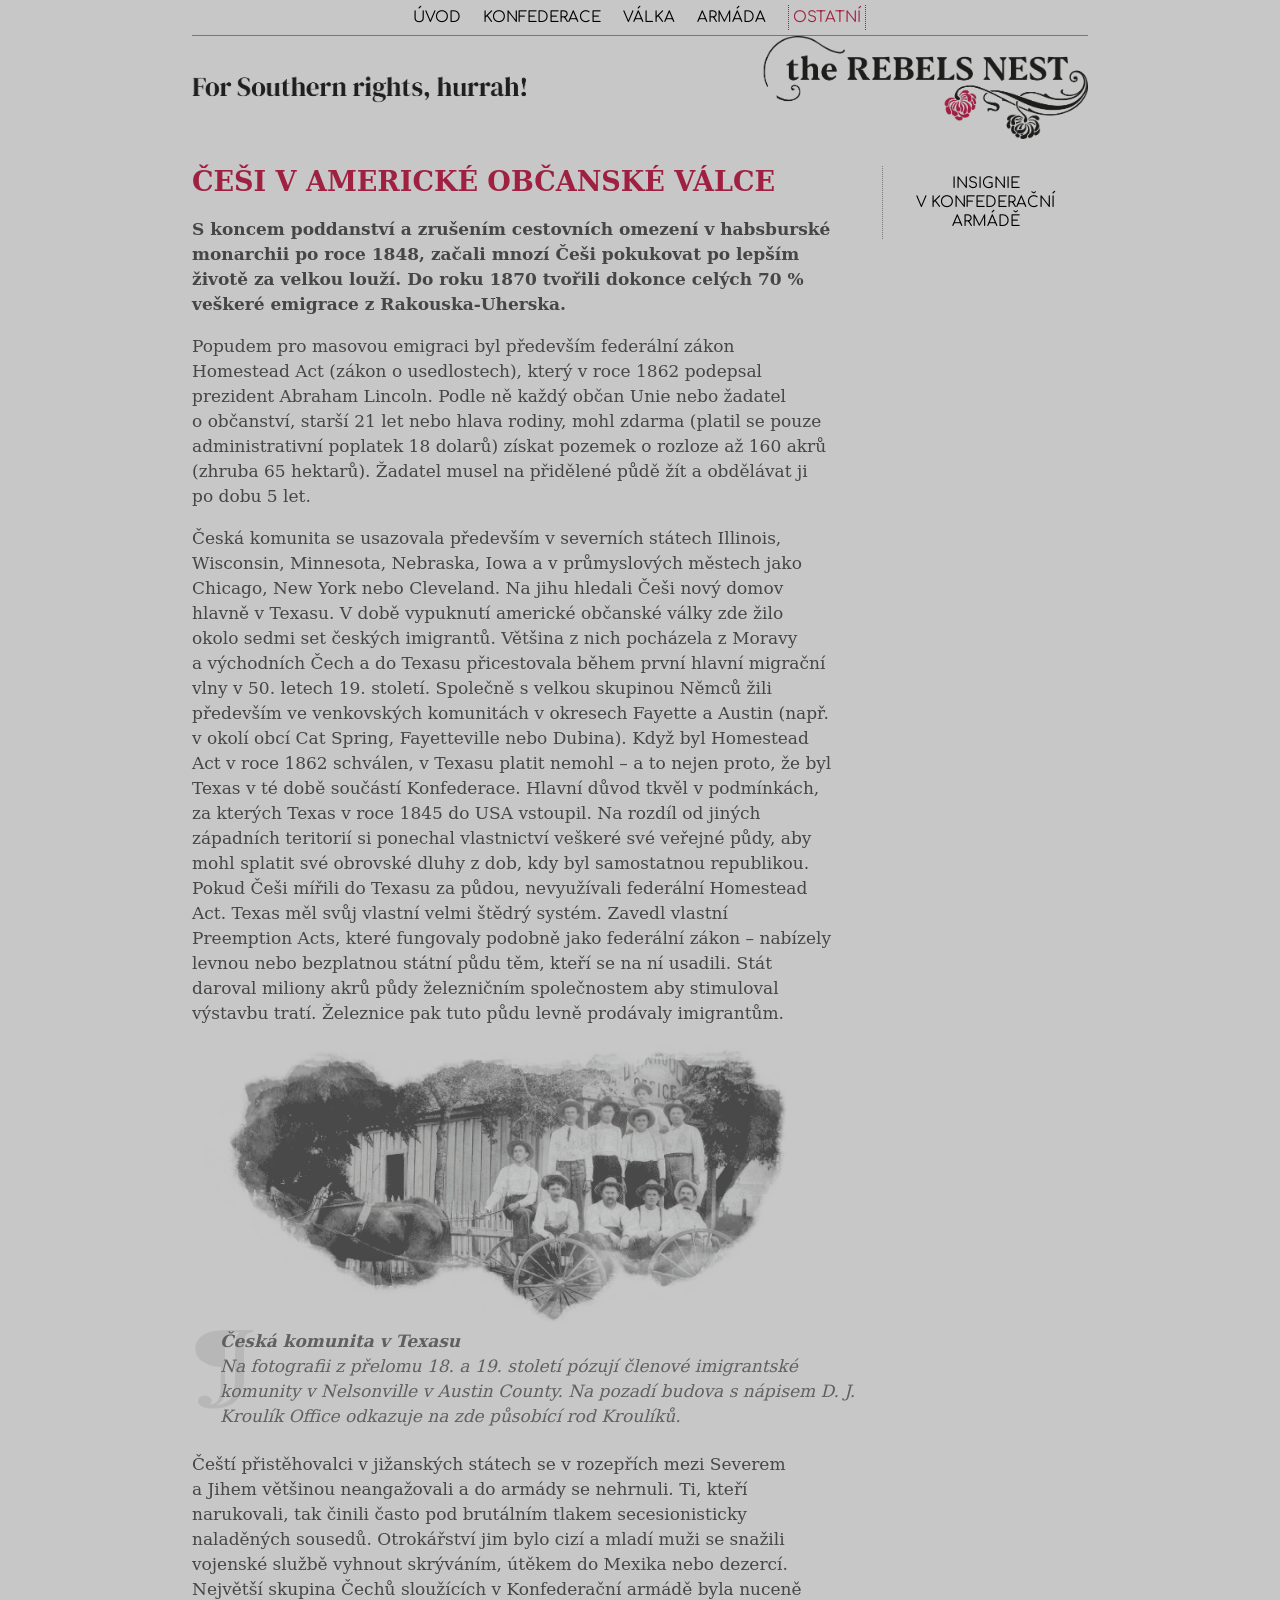
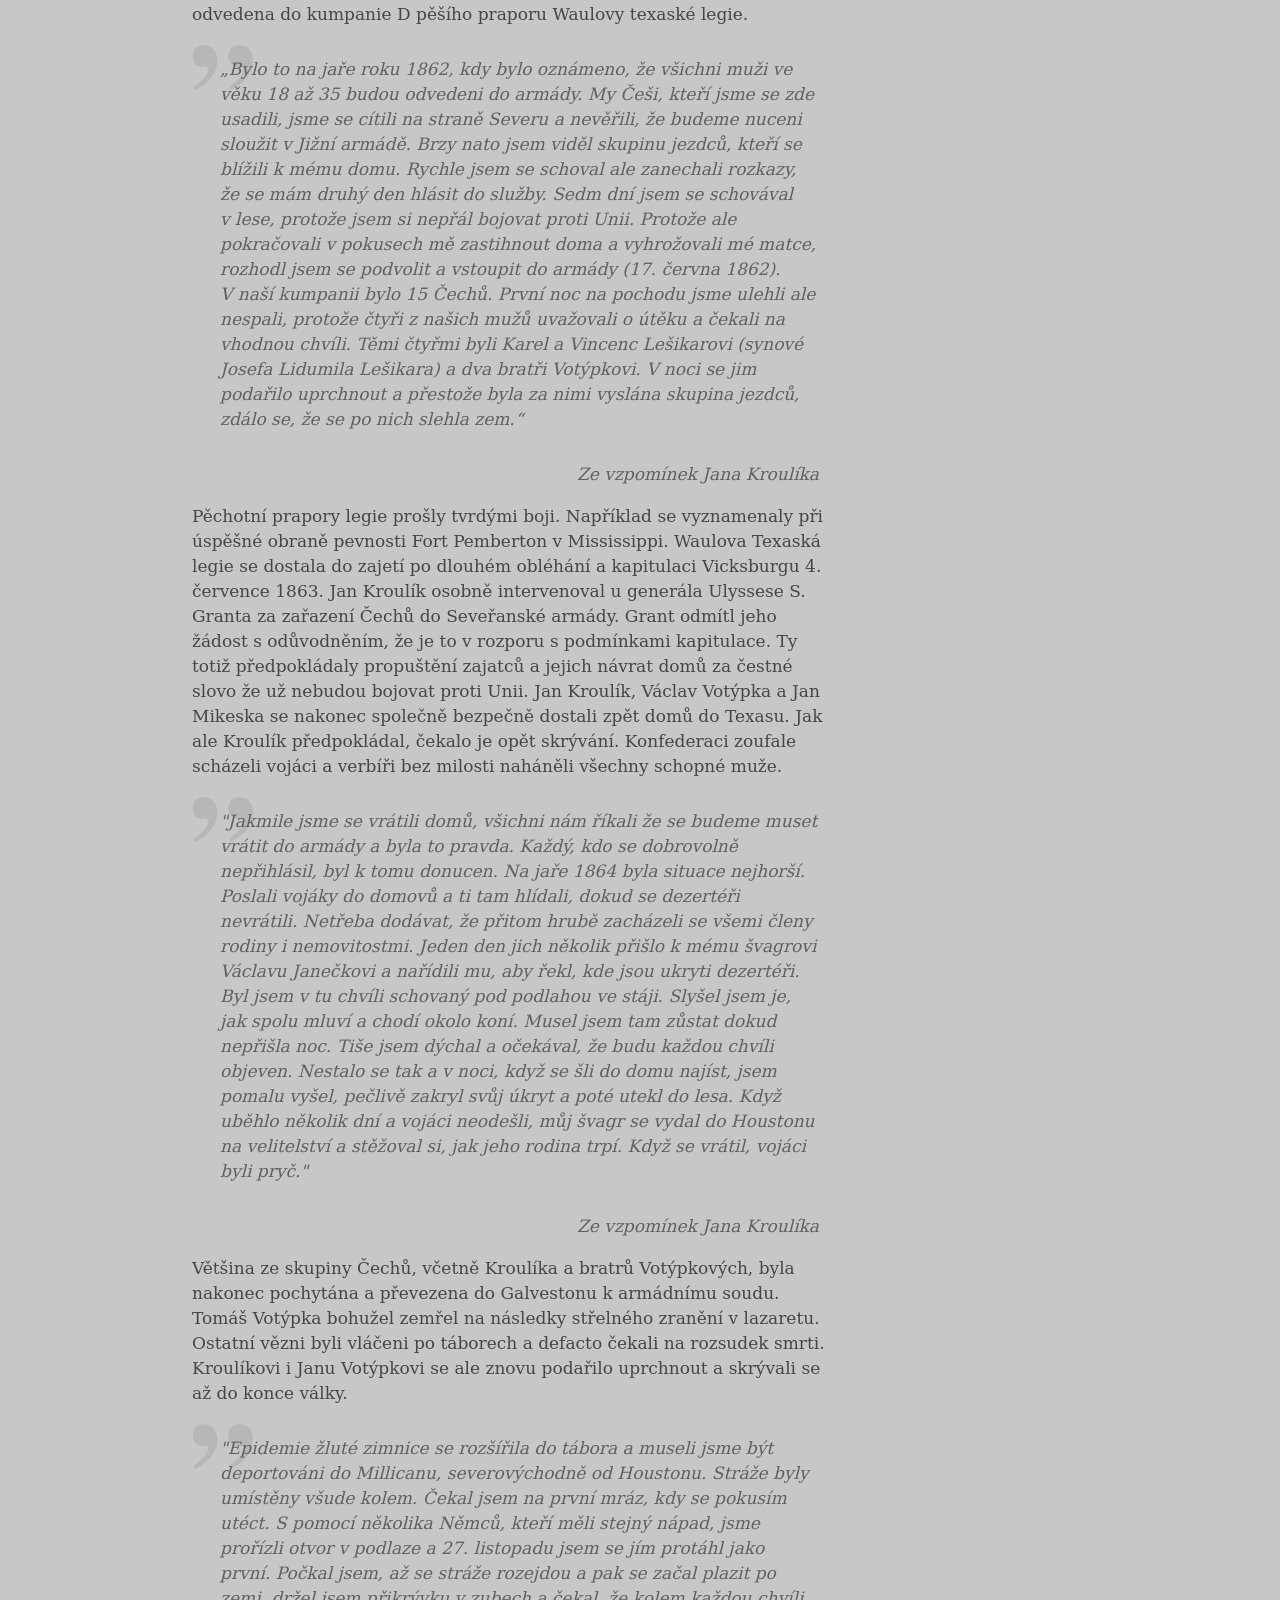
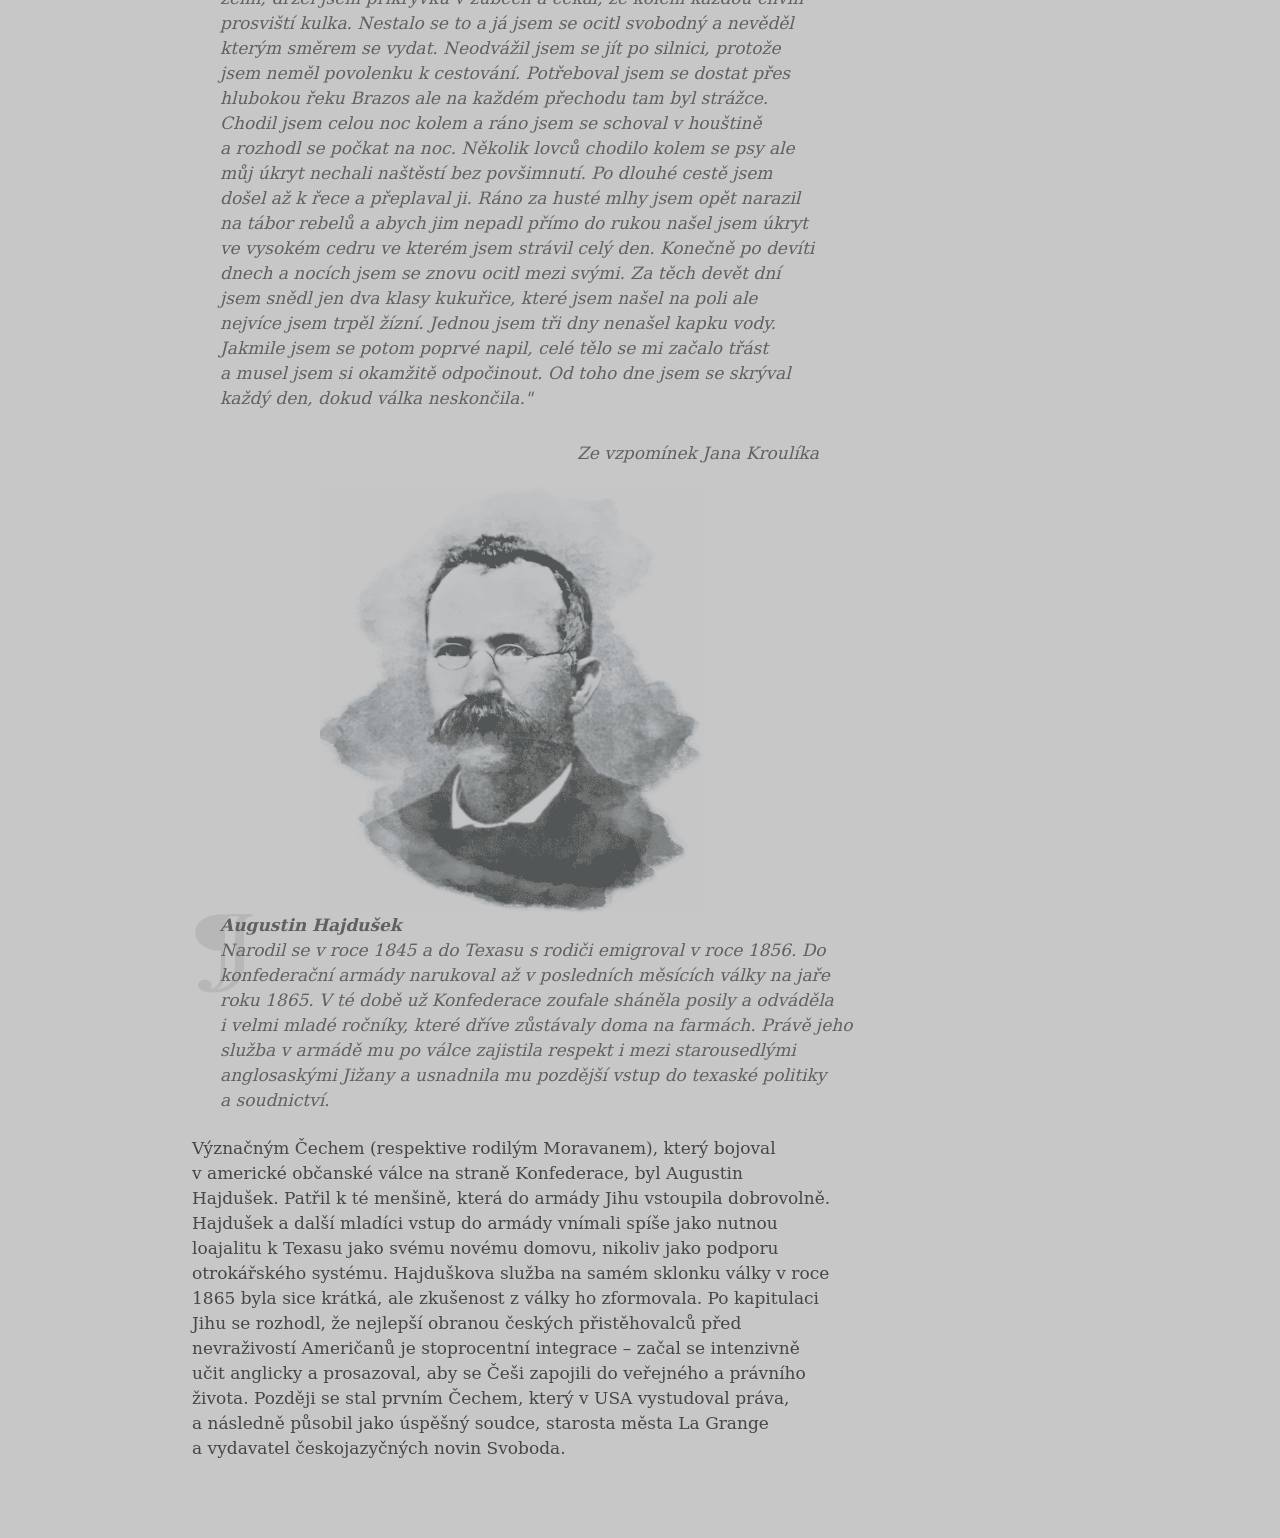
<file: cesi.html>
<!doctype html>
<html>
<head>
<meta charset="UTF-8">
<meta name="viewport" content="width=device-width, initial-scale=1.0">
<title>rebelsnest</title>
<link href="css/dixie.css" rel="stylesheet" type="text/css">
<style>
@import url('https://fonts.googleapis.com/css2?family=Comfortaa:wght@300&display=swap');
</style>
</head>
<body>
<div class="hlavicka">
  <input type="checkbox" id="mobile-menu-toggle" class="mobile-menu-toggle">
  <label for="mobile-menu-toggle" class="mobile-menu-button" aria-label="Otevřít nebo zavřít navigaci">
    <span></span><span></span><span></span>
  </label>
  <div class="container_menu">
    <div class="button"><a href="index.html">ÚVOD</a></div>
    <div class="button"><a href="konfederace.html">KONFEDERACE</a></div>
    <div class="button"><a href="valka.html">VÁLKA</a></div>
    <div class="button"><a href="armada.html">ARMÁDA</a></div>
    <div class="button"><div class="red_text">OSTATNÍ</div></div>
  </div>
  <div class="logo"><a href="index.html"><img src="img/logo_therebelsnest.png" width="70%" alt="logo"/></a></div>
</div>
	
	<div class="container_obsah">

<div class="right_part">
		<a href="insignie.html"><div class="right_part_button">INSIGNIE V KONFEDERAČNÍ ARMÁDĚ</div></a>
</div>
		
		<div class="nadpis">ČEŠI V AMERICKÉ OBČANSKÉ VÁLCE</div>
		<p><strong>S koncem poddanství a zrušením cestovních omezení v habsburské monarchii po roce 1848, začali mnozí Češi pokukovat po lepším životě za velkou louží. Do roku 1870 tvořili dokonce celých 70 % veškeré emigrace z Rakouska-Uherska.</strong></p>

		<p>Popudem pro masovou emigraci byl především federální zákon Homestead Act (zákon o usedlostech), který v roce 1862 podepsal prezident Abraham Lincoln. Podle ně každý občan Unie nebo žadatel o občanství, starší 21 let nebo hlava rodiny, mohl zdarma (platil se pouze administrativní poplatek 18 dolarů) získat pozemek o rozloze až 160 akrů (zhruba 65 hektarů). Žadatel musel na přidělené půdě žít a obdělávat ji po dobu 5 let.</p>

<p>Česká komunita se usazovala především v severních státech Illinois, Wisconsin, Minnesota, Nebraska, Iowa a v průmyslových městech jako Chicago, New York nebo Cleveland. Na jihu hledali Češi nový domov hlavně v Texasu. V době vypuknutí americké občanské války zde žilo okolo sedmi set českých imigrantů. Většina z nich pocházela z Moravy a východních Čech a do Texasu přicestovala během první hlavní migrační vlny v 50. letech 19. století. Společně s velkou skupinou Němců žili především ve venkovských komunitách v okresech Fayette a Austin (např. v okolí obcí Cat Spring, Fayetteville nebo Dubina). Když byl Homestead Act v roce 1862 schválen, v Texasu platit nemohl – a to nejen proto, že byl Texas v té době součástí Konfederace. Hlavní důvod tkvěl v podmínkách, za kterých Texas v roce 1845 do USA vstoupil. Na rozdíl od jiných západních teritorií si ponechal vlastnictví veškeré své veřejné půdy, aby mohl splatit své obrovské dluhy z dob, kdy byl samostatnou republikou. Pokud Češi mířili do Texasu za půdou, nevyužívali federální Homestead Act. Texas měl svůj vlastní velmi štědrý systém. Zavedl vlastní Preemption Acts, které fungovaly podobně jako federální zákon – nabízely levnou nebo bezplatnou státní půdu těm, kteří se na ní usadili. Stát daroval miliony akrů půdy železničním společnostem aby stimuloval výstavbu tratí. Železnice pak tuto půdu levně prodávaly imigrantům.</p>
		
<img src="img/spec/texas_settle.gif" width="100%"  alt="Češi v Texasu"/>
		<div class="popisek"><strong>Česká komunita v Texasu</strong><br>
		  Na fotografii z přelomu 18. a 19. století pózují členové imigrantské komunity v Nelsonville v Austin County. Na pozadí budova s nápisem D. J. Kroulík Office odkazuje na zde působící rod Kroulíků.</div>
		
<p>Čeští přistěhovalci v jižanských státech se v rozepřích mezi Severem a Jihem většinou neangažovali a do armády se nehrnuli. Ti, kteří narukovali, tak činili často pod brutálním tlakem secesionisticky naladěných sousedů. Otrokářství jim bylo cizí a mladí muži se snažili vojenské službě vyhnout skrýváním, útěkem do Mexika nebo dezercí. Největší skupina Čechů sloužících v Konfederační armádě byla nuceně odvedena do kumpanie D pěšího praporu Waulovy texaské legie.</p>
	
<p class="citat">„Bylo to na jaře roku 1862, kdy bylo oznámeno, že všichni muži ve věku 18 až 35 budou odvedeni do armády. My Češi, kteří jsme se zde usadili, jsme se cítili na straně Severu a nevěřili, že budeme nuceni sloužit v Jižní armádě. Brzy nato jsem viděl skupinu jezdců, kteří se blížili k mému domu. Rychle jsem se schoval ale zanechali rozkazy, že se mám druhý den hlásit do služby. Sedm dní jsem se schovával v lese, protože jsem si nepřál bojovat proti Unii. Protože ale pokračovali v pokusech mě zastihnout doma a vyhrožovali mé matce, rozhodl jsem se podvolit a vstoupit do armády (17. června 1862). V naší kumpanii bylo 15 Čechů. První noc na pochodu jsme ulehli ale nespali, protože čtyři z našich mužů uvažovali o útěku a čekali na vhodnou chvíli. Těmi čtyřmi byli Karel a Vincenc Lešikarovi (synové Josefa Lidumila Lešikara) a dva bratři Votýpkovi. V noci se jim podařilo uprchnout a přestože byla za nimi vyslána skupina jezdců, zdálo se, že se po nich slehla zem.“</p>
	
		<p class="citat_autor">Ze vzpomínek Jana Kroulíka</p>
		
<p>Pěchotní prapory legie prošly tvrdými boji. Například se vyznamenaly při úspěšné obraně pevnosti Fort Pemberton v Mississippi. Waulova Texaská legie se dostala do zajetí po dlouhém obléhání a kapitulaci Vicksburgu 4. července 1863. Jan Kroulík osobně intervenoval u generála Ulyssese S. Granta za zařazení Čechů do Seveřanské armády. Grant odmítl jeho žádost s odůvodněním, že je to v rozporu s podmínkami kapitulace. Ty totiž předpokládaly propuštění zajatců a jejich návrat domů za čestné slovo že už nebudou bojovat proti Unii. Jan Kroulík, Václav Votýpka a Jan Mikeska se nakonec společně bezpečně dostali zpět domů do Texasu. Jak ale Kroulík předpokládal, čekalo je opět skrývání. Konfederaci zoufale scházeli vojáci a verbíři bez milosti naháněli všechny schopné muže.</p>

<p class="citat">"Jakmile jsme se vrátili domů, všichni nám říkali že se budeme muset vrátit do armády a byla to pravda. Každý, kdo se dobrovolně nepřihlásil, byl k tomu donucen. Na jaře 1864 byla situace nejhorší. Poslali vojáky do domovů a ti tam hlídali, dokud se dezertéři nevrátili. Netřeba dodávat, že přitom hrubě zacházeli se všemi členy rodiny i nemovitostmi. Jeden den jich několik přišlo k mému švagrovi Václavu Janečkovi a nařídili mu, aby řekl, kde jsou ukryti dezertéři. Byl jsem v tu chvíli  schovaný pod podlahou ve stáji. Slyšel jsem je, jak spolu mluví a chodí okolo koní. Musel jsem tam zůstat dokud nepřišla noc. Tiše jsem dýchal a očekával, že budu každou chvíli objeven. Nestalo se tak a v noci, když se šli do domu najíst, jsem pomalu vyšel, pečlivě zakryl svůj úkryt a poté utekl do lesa. Když uběhlo několik dní a vojáci neodešli, můj švagr se vydal do Houstonu na velitelství a stěžoval si, jak jeho rodina trpí. Když se vrátil, vojáci byli pryč."</p>
		<p class="citat_autor">Ze vzpomínek Jana Kroulíka</p>

<p>Většina ze skupiny Čechů, včetně Kroulíka a bratrů Votýpkových, byla nakonec pochytána a převezena do Galvestonu k armádnímu soudu. Tomáš Votýpka bohužel zemřel na následky střelného zranění v lazaretu. Ostatní vězni byli vláčeni po táborech a defacto čekali na rozsudek smrti. Kroulíkovi i Janu Votýpkovi se ale znovu podařilo uprchnout a skrývali se až do konce války.</p>

		<p class="citat">"Epidemie žluté zimnice se rozšířila do tábora a museli jsme být deportováni do Millicanu, severovýchodně od Houstonu. Stráže byly umístěny všude kolem. Čekal jsem na první mráz, kdy se pokusím utéct. S pomocí několika Němců, kteří měli stejný nápad, jsme prořízli otvor v podlaze a 27. listopadu jsem se jím protáhl jako první. Počkal jsem, až se stráže rozejdou a pak se začal plazit po zemi, držel jsem přikrývku v zubech a čekal, že kolem každou chvíli prosviští kulka. Nestalo se to a já jsem se ocitl svobodný a nevěděl kterým směrem se vydat. Neodvážil jsem se jít po silnici, protože jsem neměl povolenku k cestování. Potřeboval jsem se dostat přes hlubokou řeku Brazos ale na každém přechodu tam byl strážce. Chodil jsem celou noc kolem a ráno jsem se schoval v houštině a rozhodl se počkat na noc. Několik lovců chodilo kolem se psy ale můj úkryt nechali naštěstí bez povšimnutí. Po dlouhé cestě jsem došel až k řece a přeplaval ji. Ráno za husté mlhy jsem opět narazil na tábor rebelů a abych jim nepadl přímo do rukou našel jsem úkryt ve vysokém cedru ve kterém jsem strávil celý den. Konečně po devíti dnech a nocích jsem se znovu ocitl mezi svými. Za těch devět dní jsem snědl jen dva klasy kukuřice, které jsem našel na poli ale nejvíce jsem trpěl žízní. Jednou jsem tři dny nenašel kapku vody. Jakmile jsem se potom poprvé napil, celé tělo se mi začalo třást a musel jsem si okamžitě odpočinout. Od toho dne jsem se skrýval každý den, dokud válka neskončila."</p>
		<p class="citat_autor">Ze vzpomínek Jana Kroulíka</p>
		
<img src="img/spec/augustin_hajdusek.gif" width="60%" alt="Augustin Hajdušek" style="display:block; margin-left:auto; margin-right:auto;">
		<div class="popisek"><strong>Augustin Hajdušek</strong><br>
		  Narodil se v roce 1845 a do Texasu s rodiči emigroval v roce 1856. Do konfederační armády narukoval až v posledních měsících války na jaře roku 1865. V té době už Konfederace zoufale sháněla posily a odváděla i velmi mladé ročníky, které dříve zůstávaly doma na farmách. Právě jeho služba v armádě mu po válce zajistila respekt i mezi starousedlými anglosaskými Jižany a usnadnila mu pozdější vstup do texaské politiky a soudnictví.</div>
		
		<p>Význačným Čechem (respektive rodilým Moravanem), který bojoval v americké občanské válce na straně Konfederace, byl Augustin Hajdušek. Patřil k té menšině, která do armády Jihu vstoupila dobrovolně. Hajdušek a další mladíci vstup do armády vnímali spíše jako nutnou loajalitu k Texasu jako svému novému domovu, nikoliv jako podporu otrokářského systému. Hajduškova služba na samém sklonku války v roce 1865 byla sice krátká, ale zkušenost z války ho zformovala. Po kapitulaci Jihu se rozhodl, že nejlepší obranou českých přistěhovalců před nevraživostí Američanů je stoprocentní integrace – začal se intenzivně učit anglicky a prosazoval, aby se Češi zapojili do veřejného a právního života. Později se stal prvním Čechem, který v USA vystudoval práva, a následně působil jako úspěšný soudce, starosta města La Grange a vydavatel českojazyčných novin Svoboda.</p>
	</div>

	
	<!-- jednoznakovky -->
	<script>
document.addEventListener("DOMContentLoaded", () => {
  const elements = document.querySelectorAll("p, span, div"); // uprav podle potřeby
  elements.forEach(el => {
    el.innerHTML = el.innerHTML.replace(/(\s|^)([ksvzaiou])( )/gi, "$1$2&nbsp;");
  });
});
</script>
	<!-- jednoznakovky konec-->
	
</body>
</html>
</file>
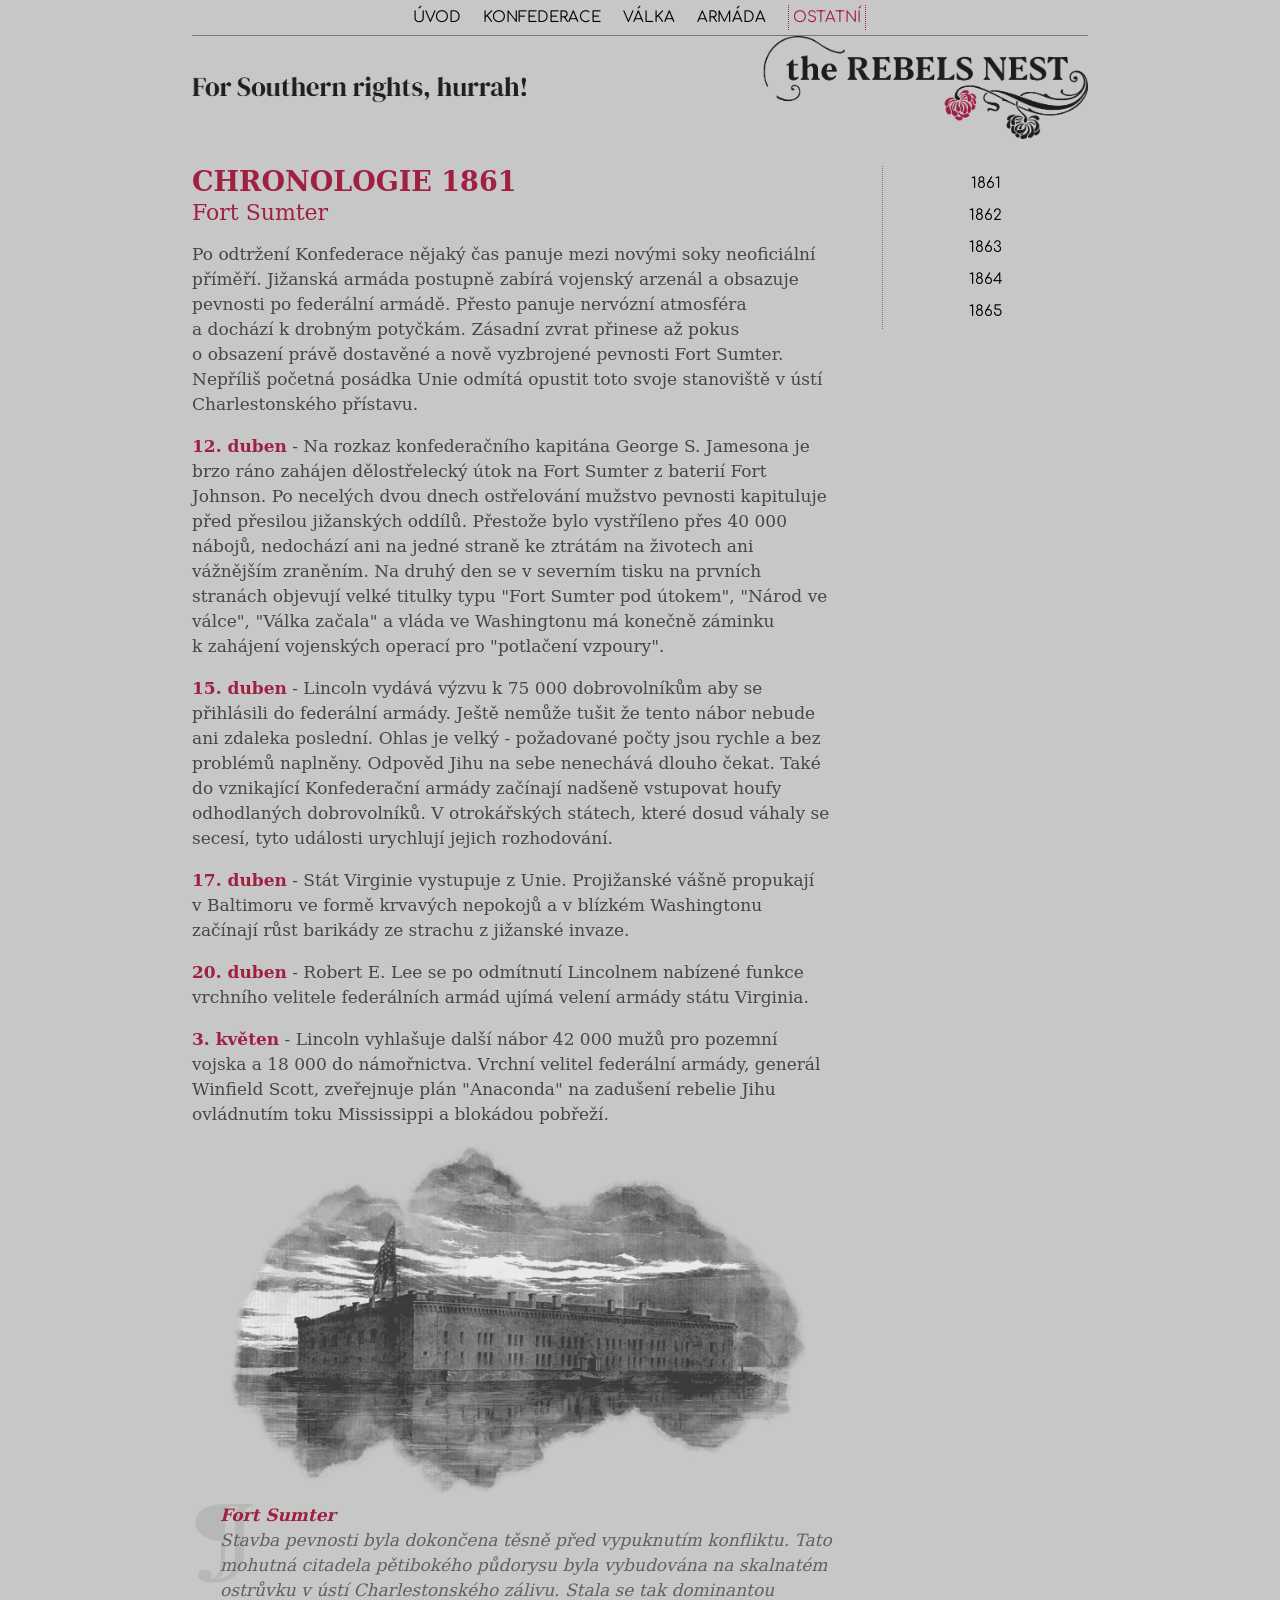
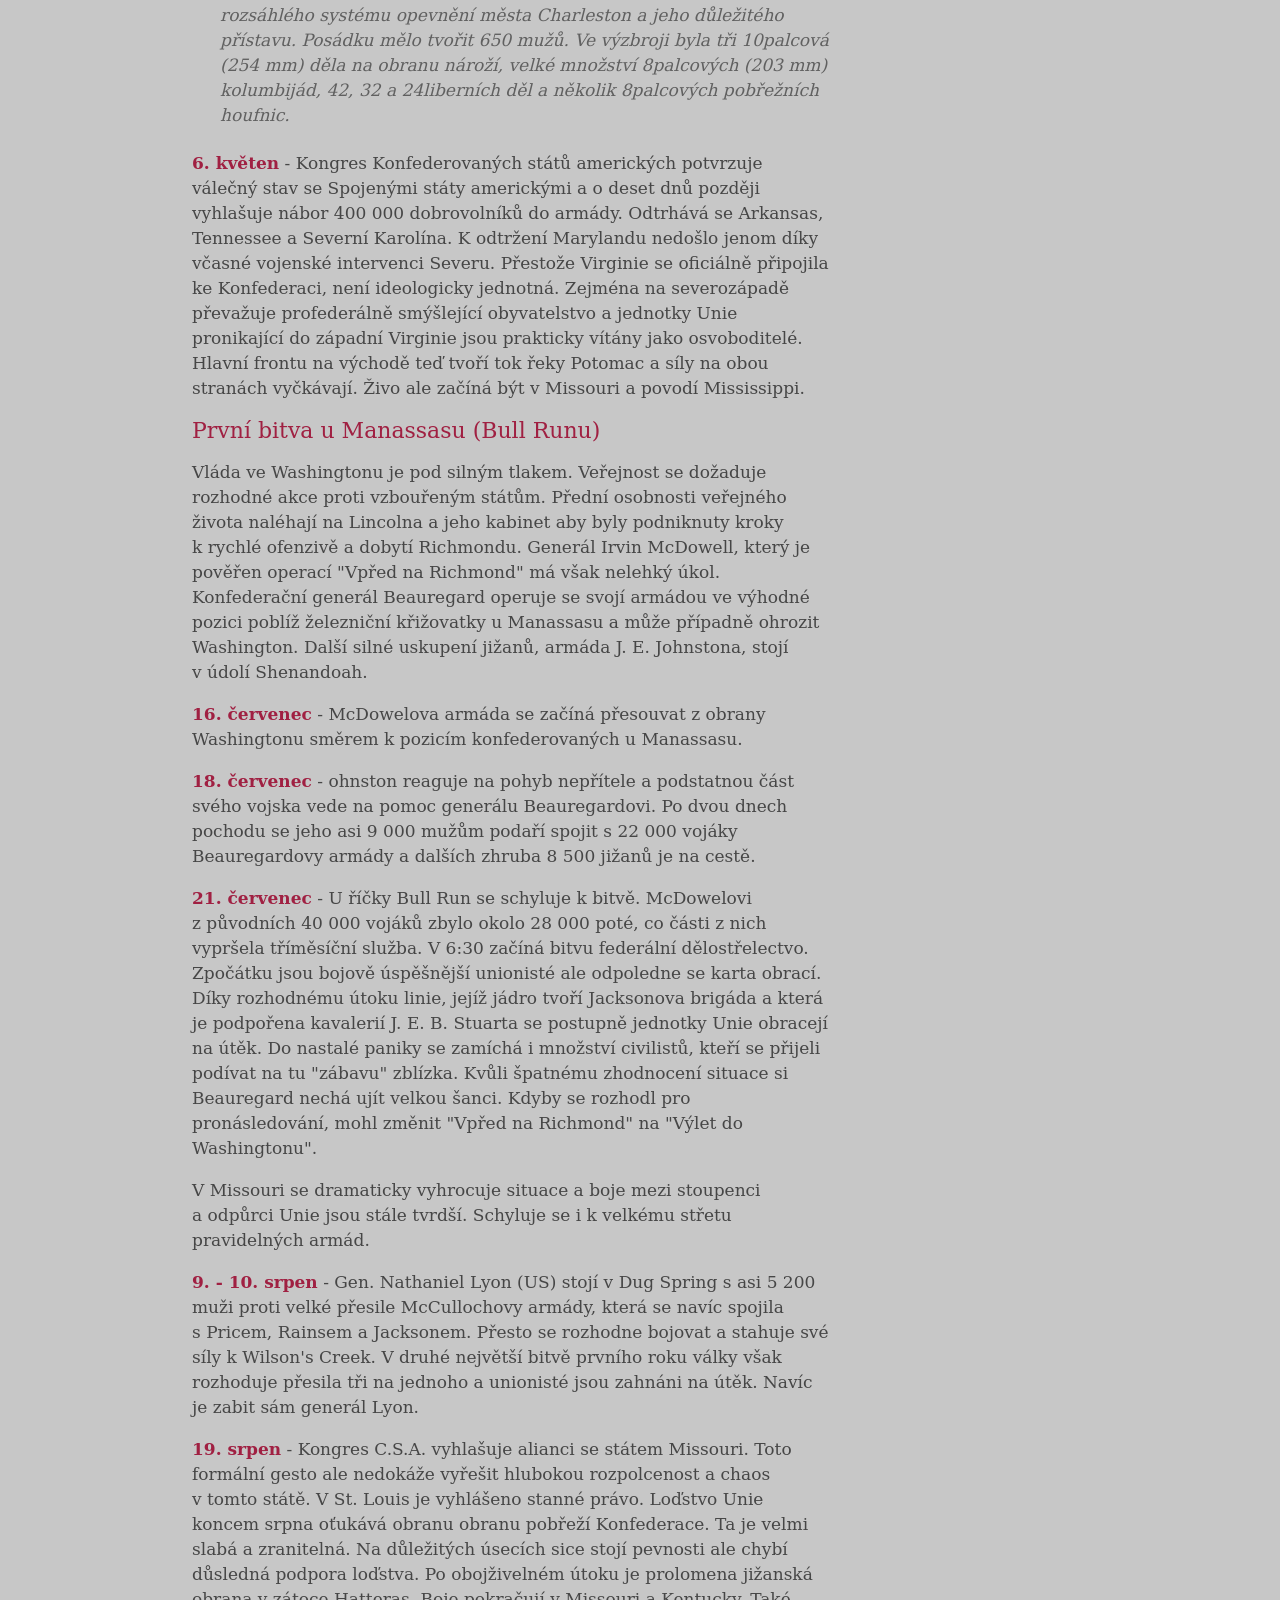
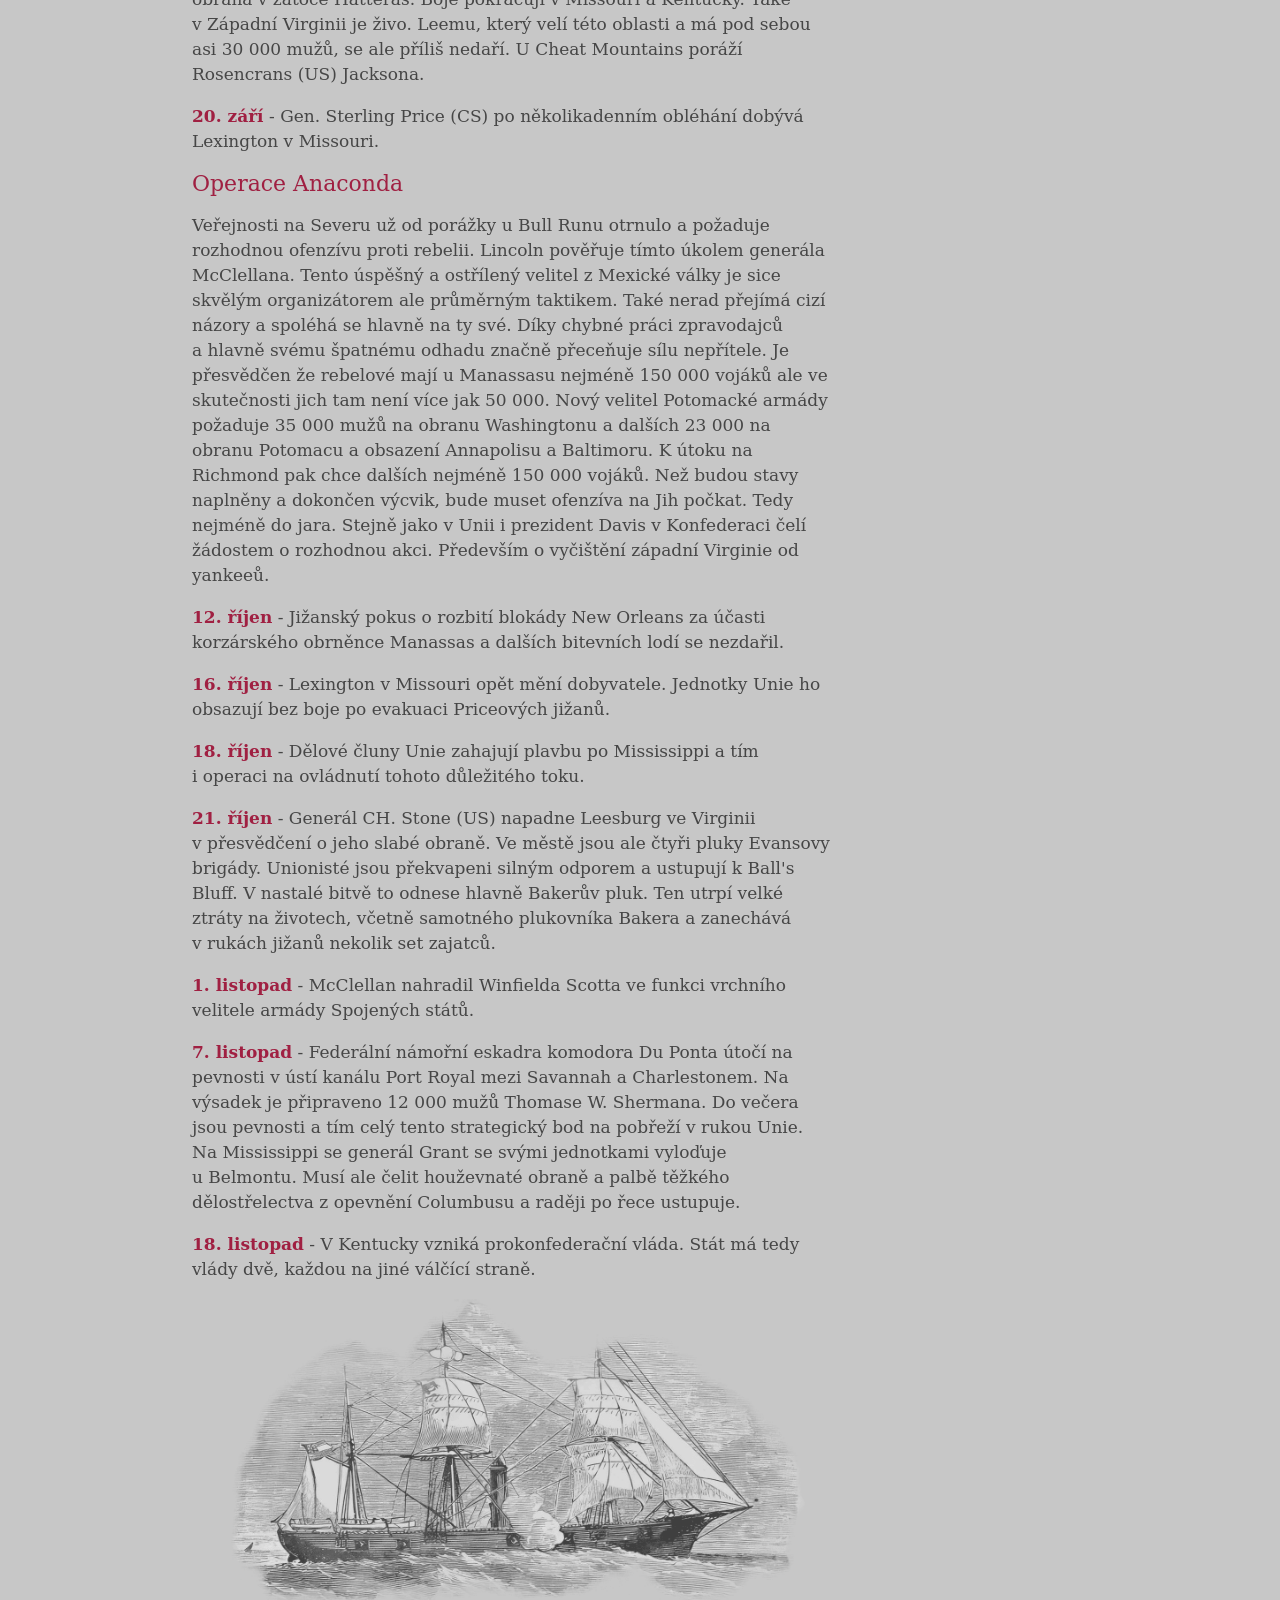
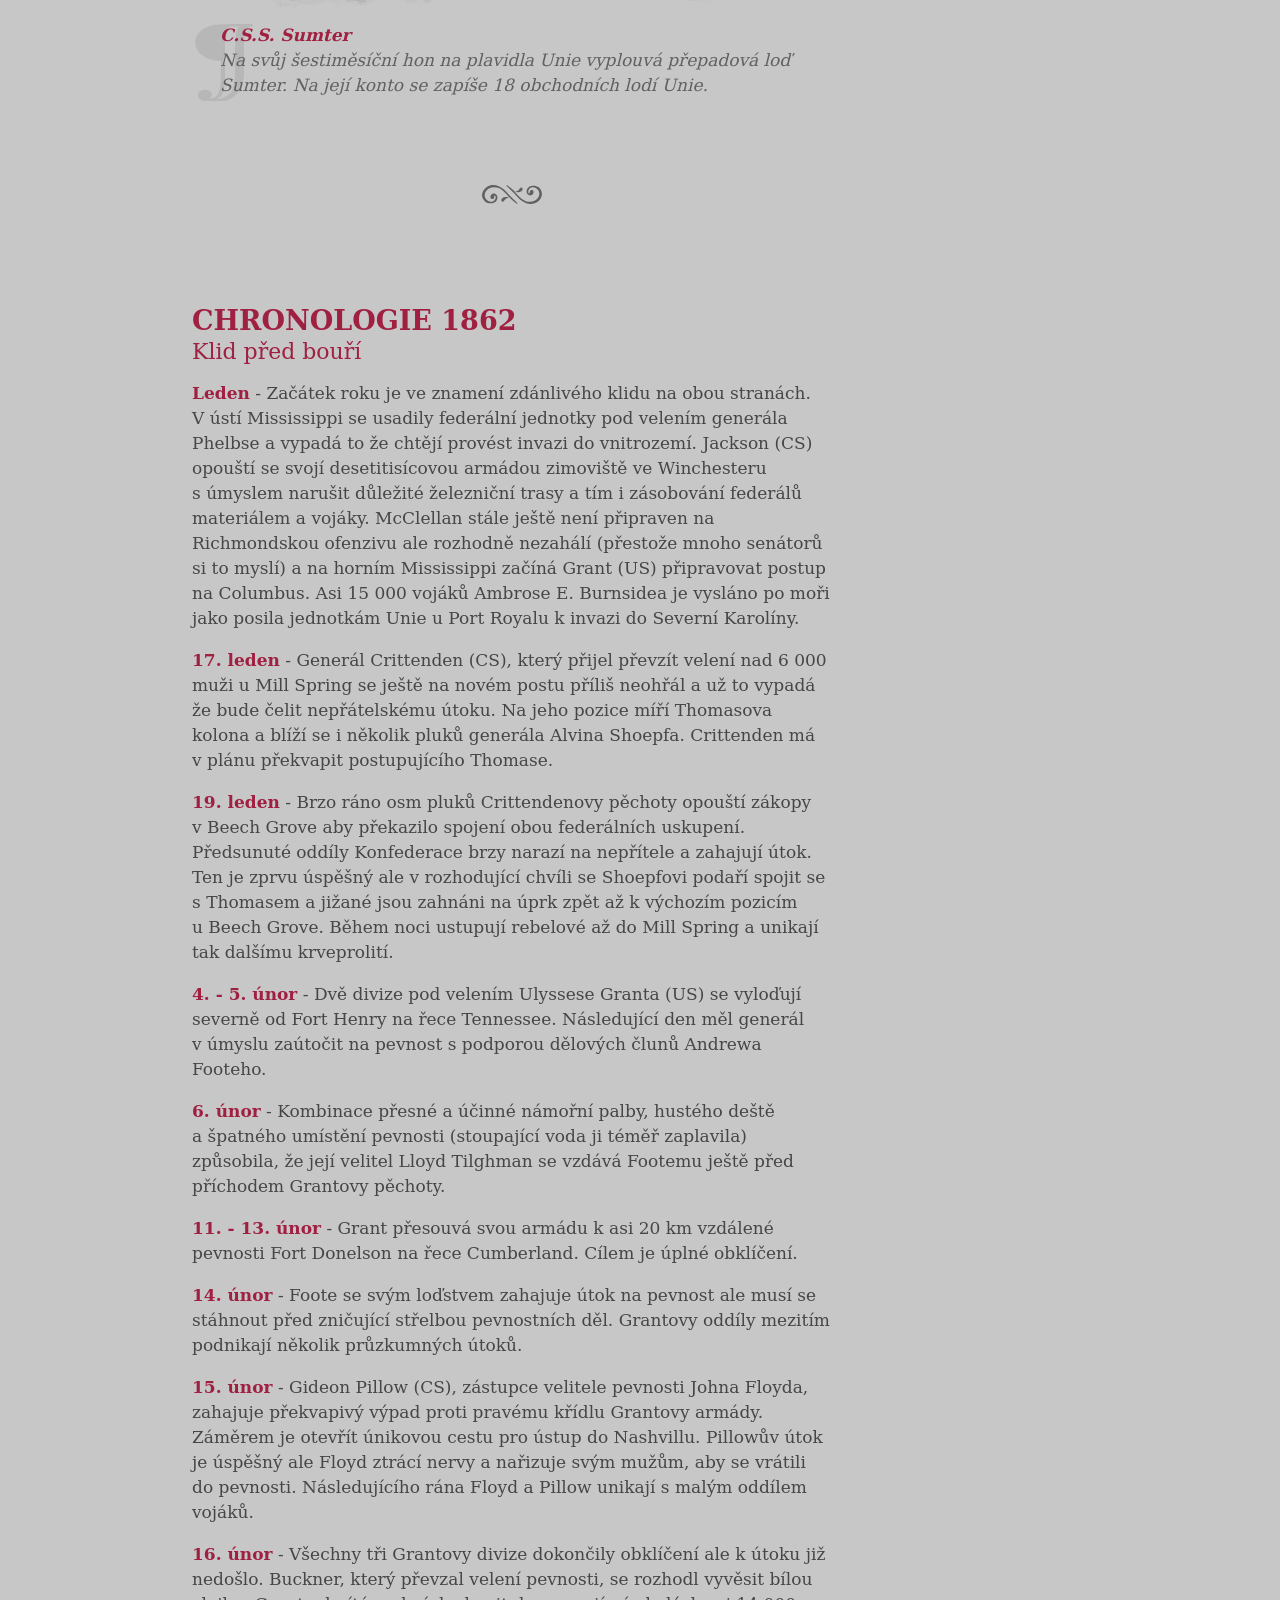
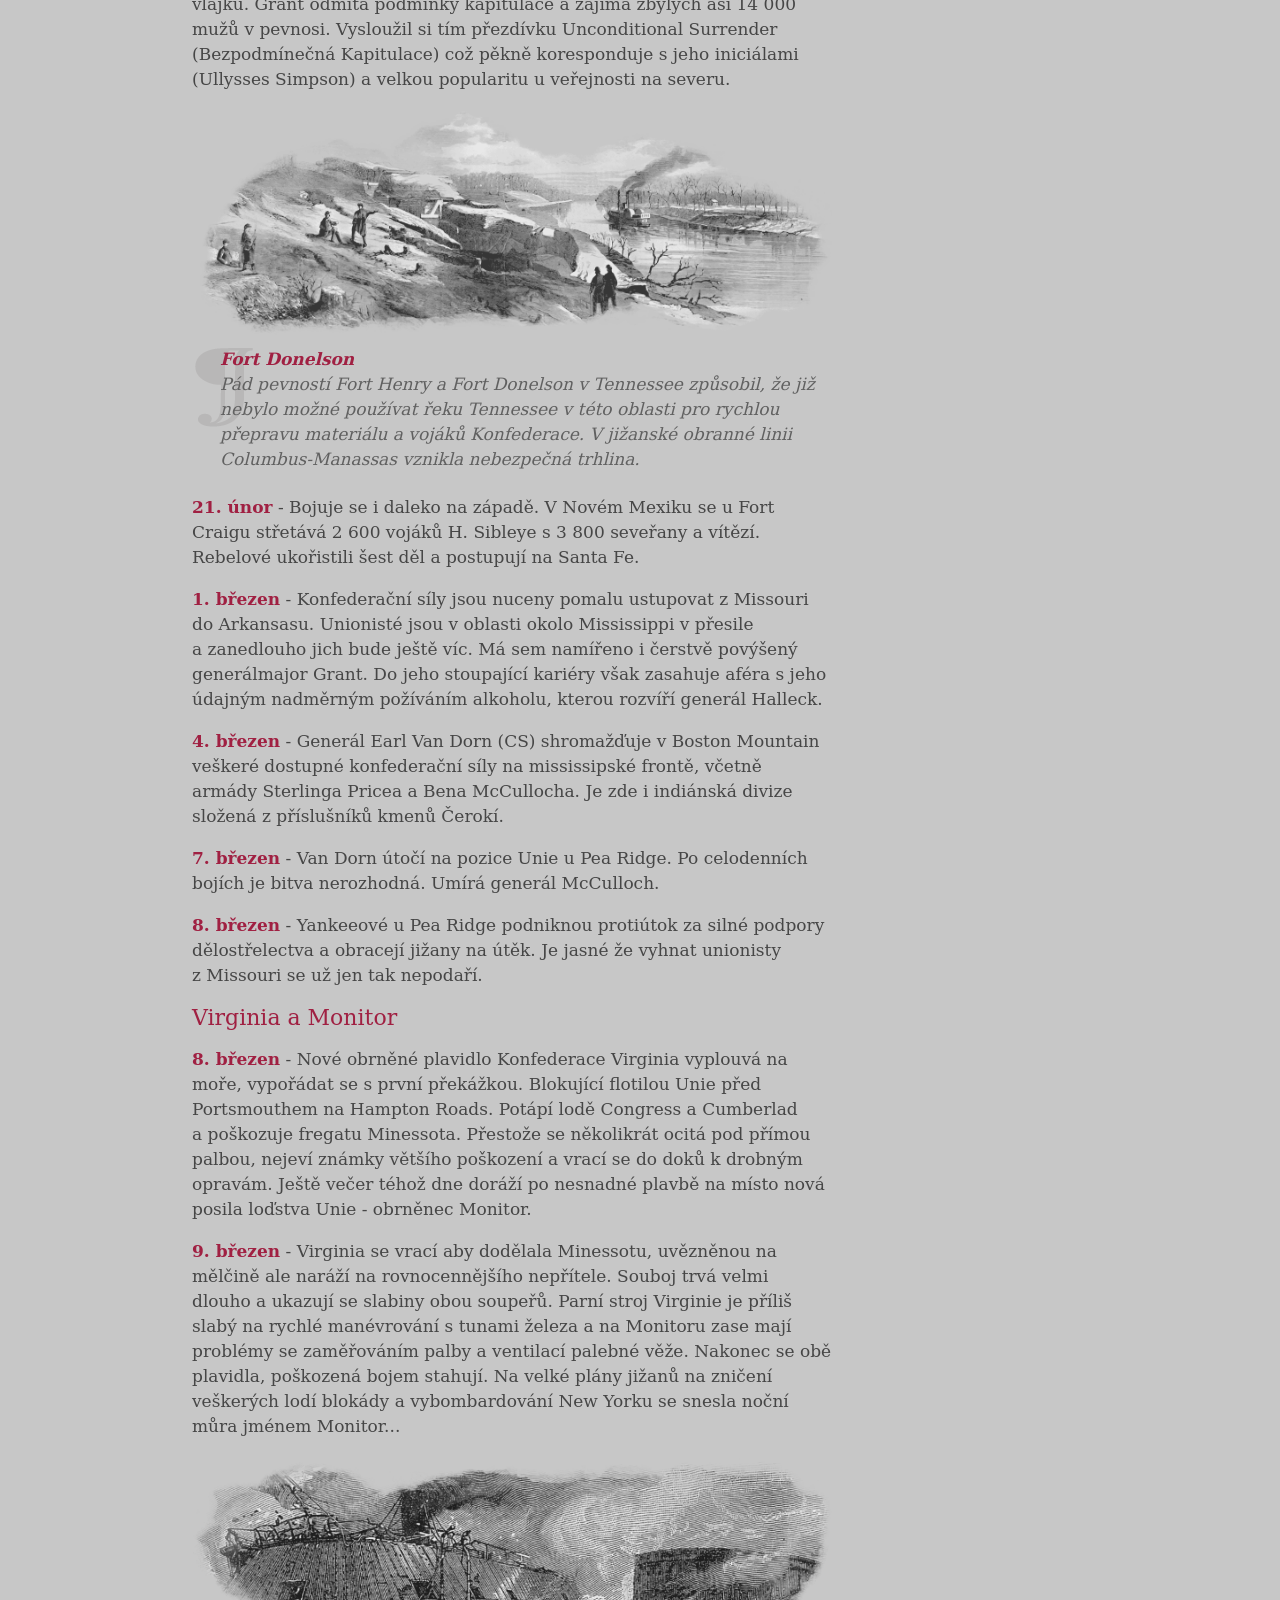
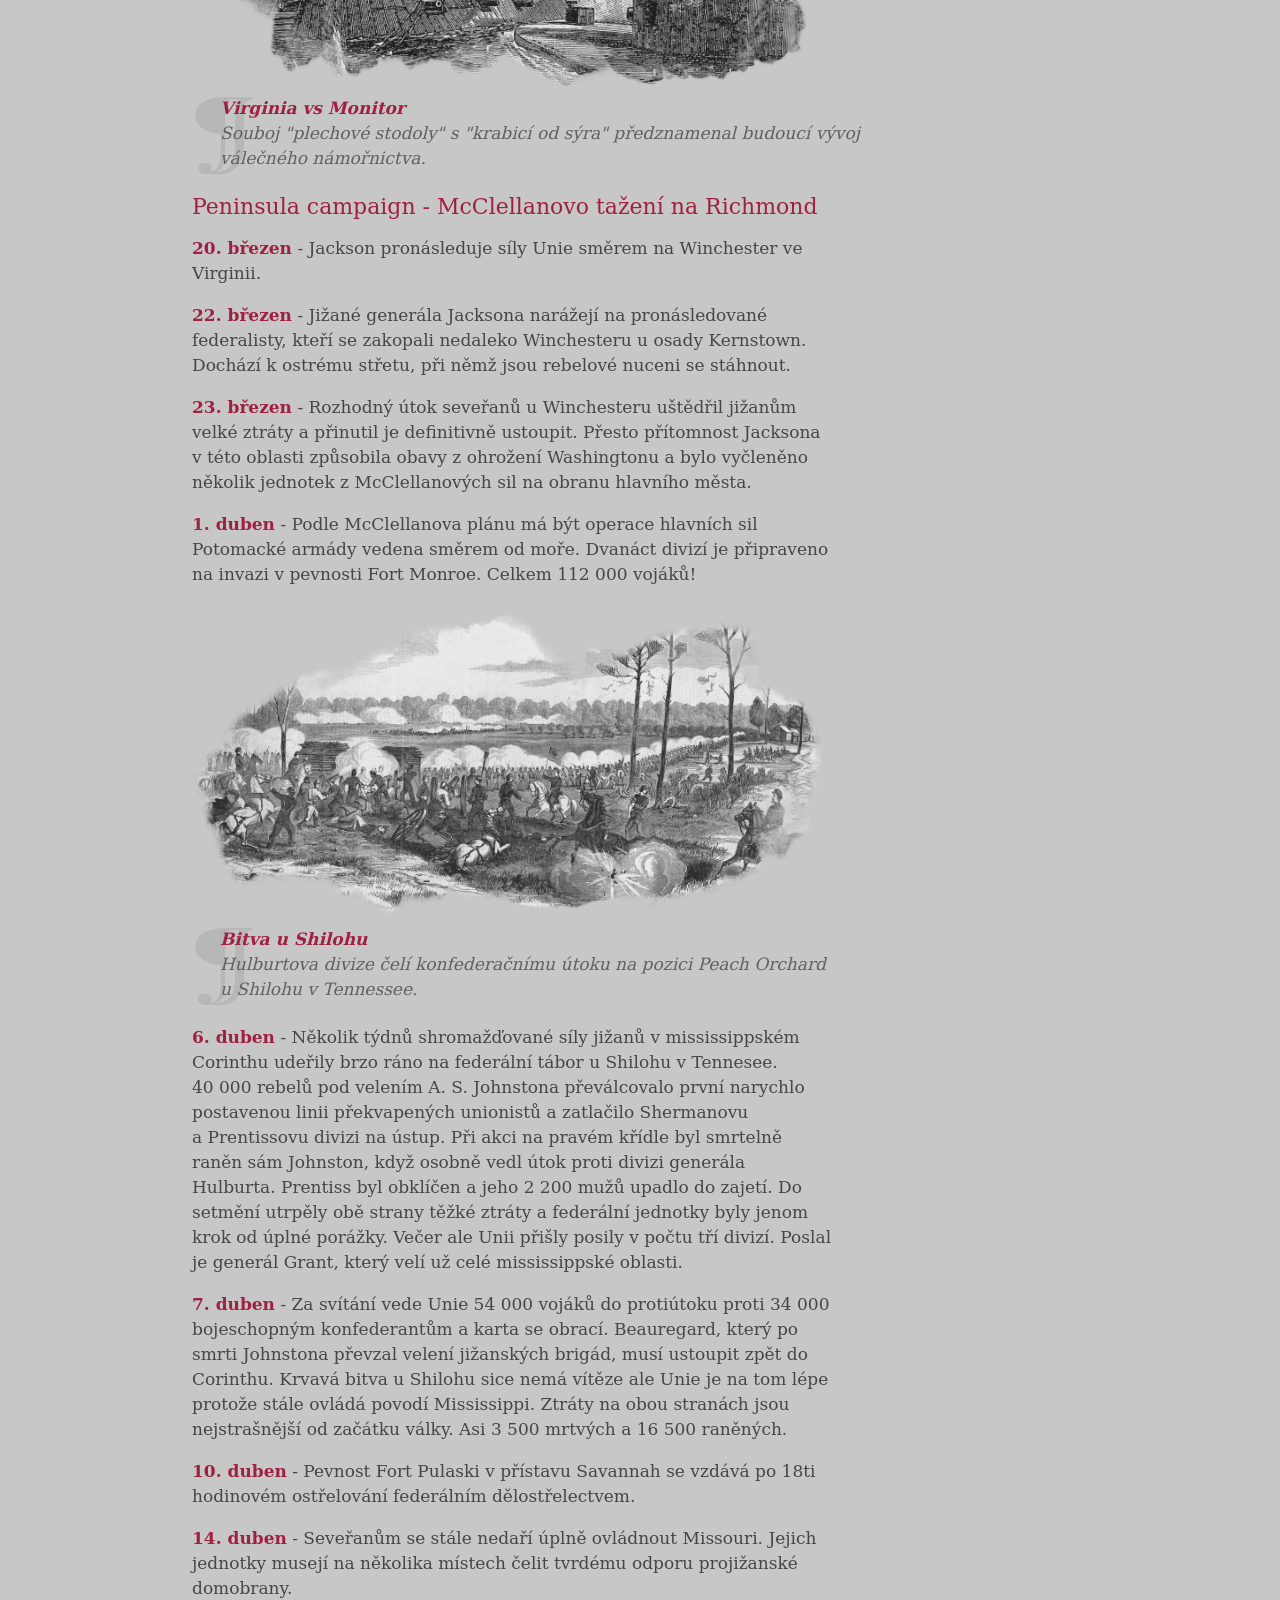
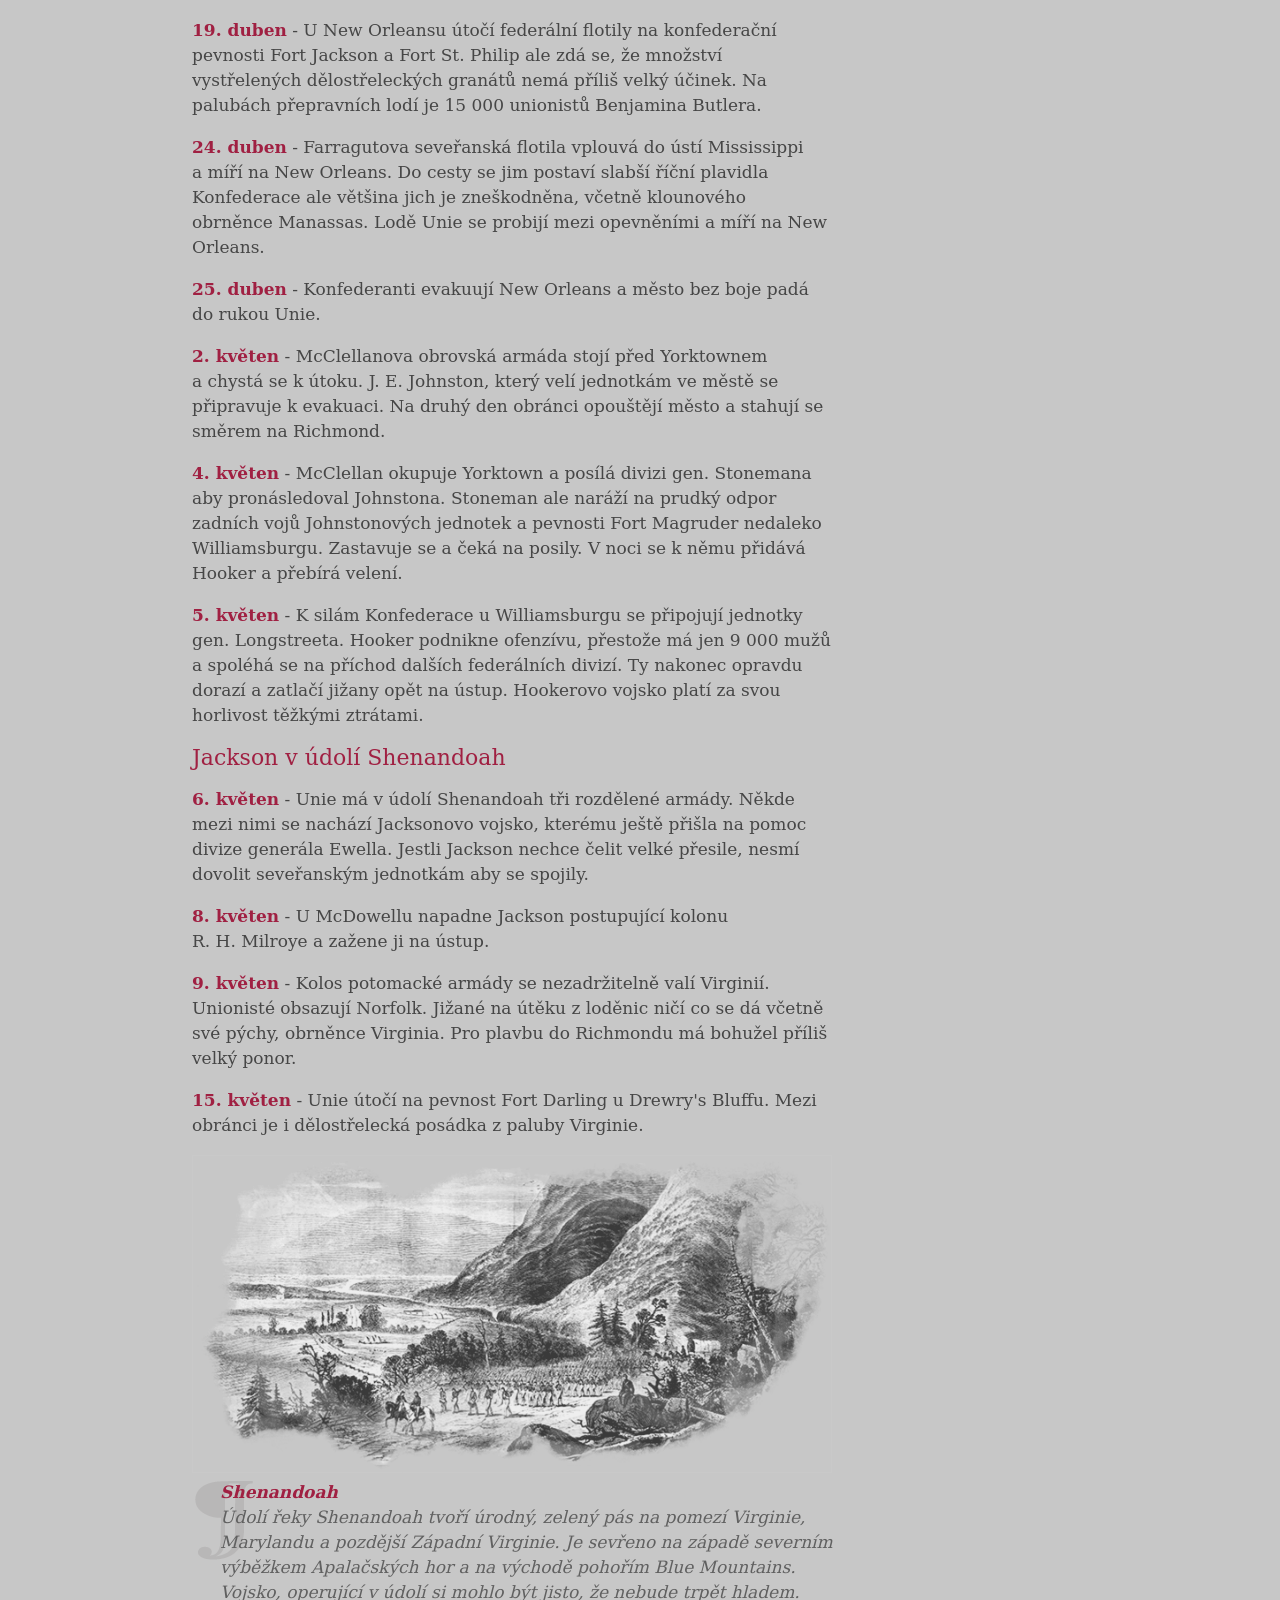
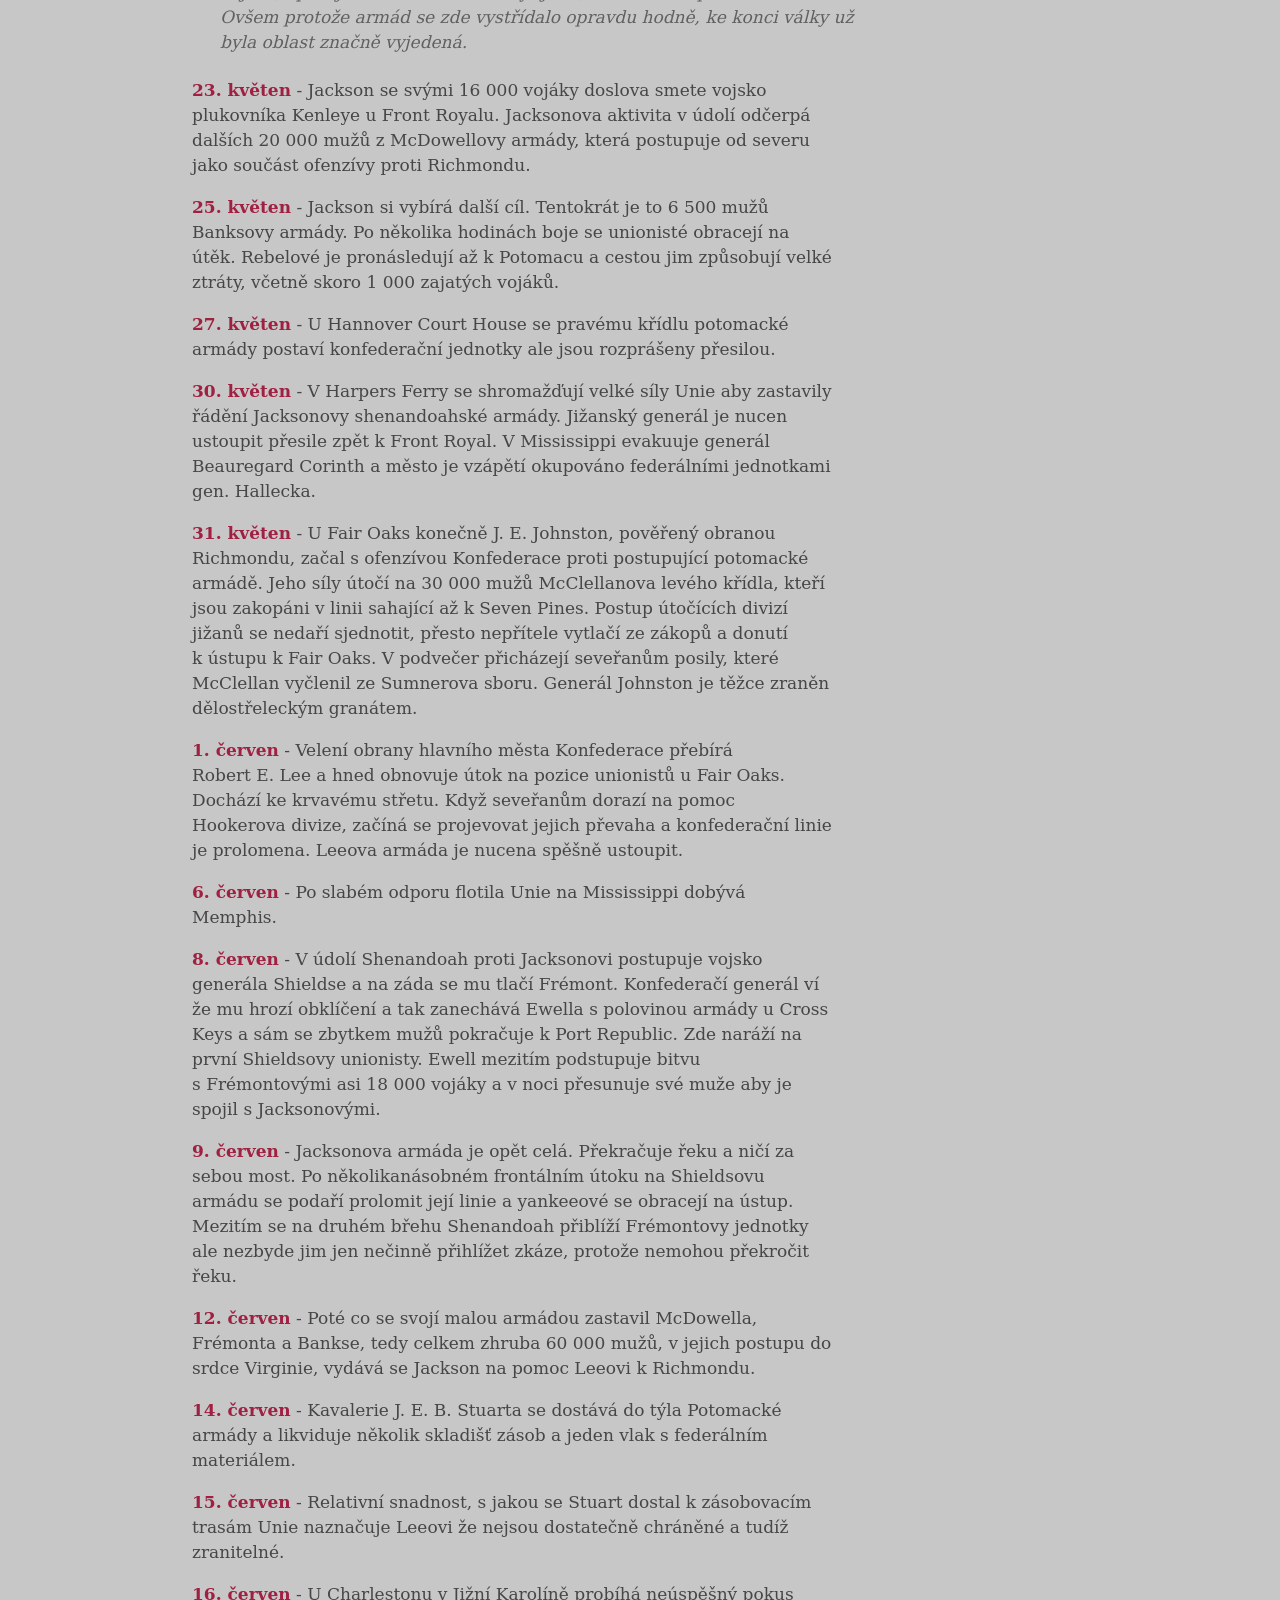
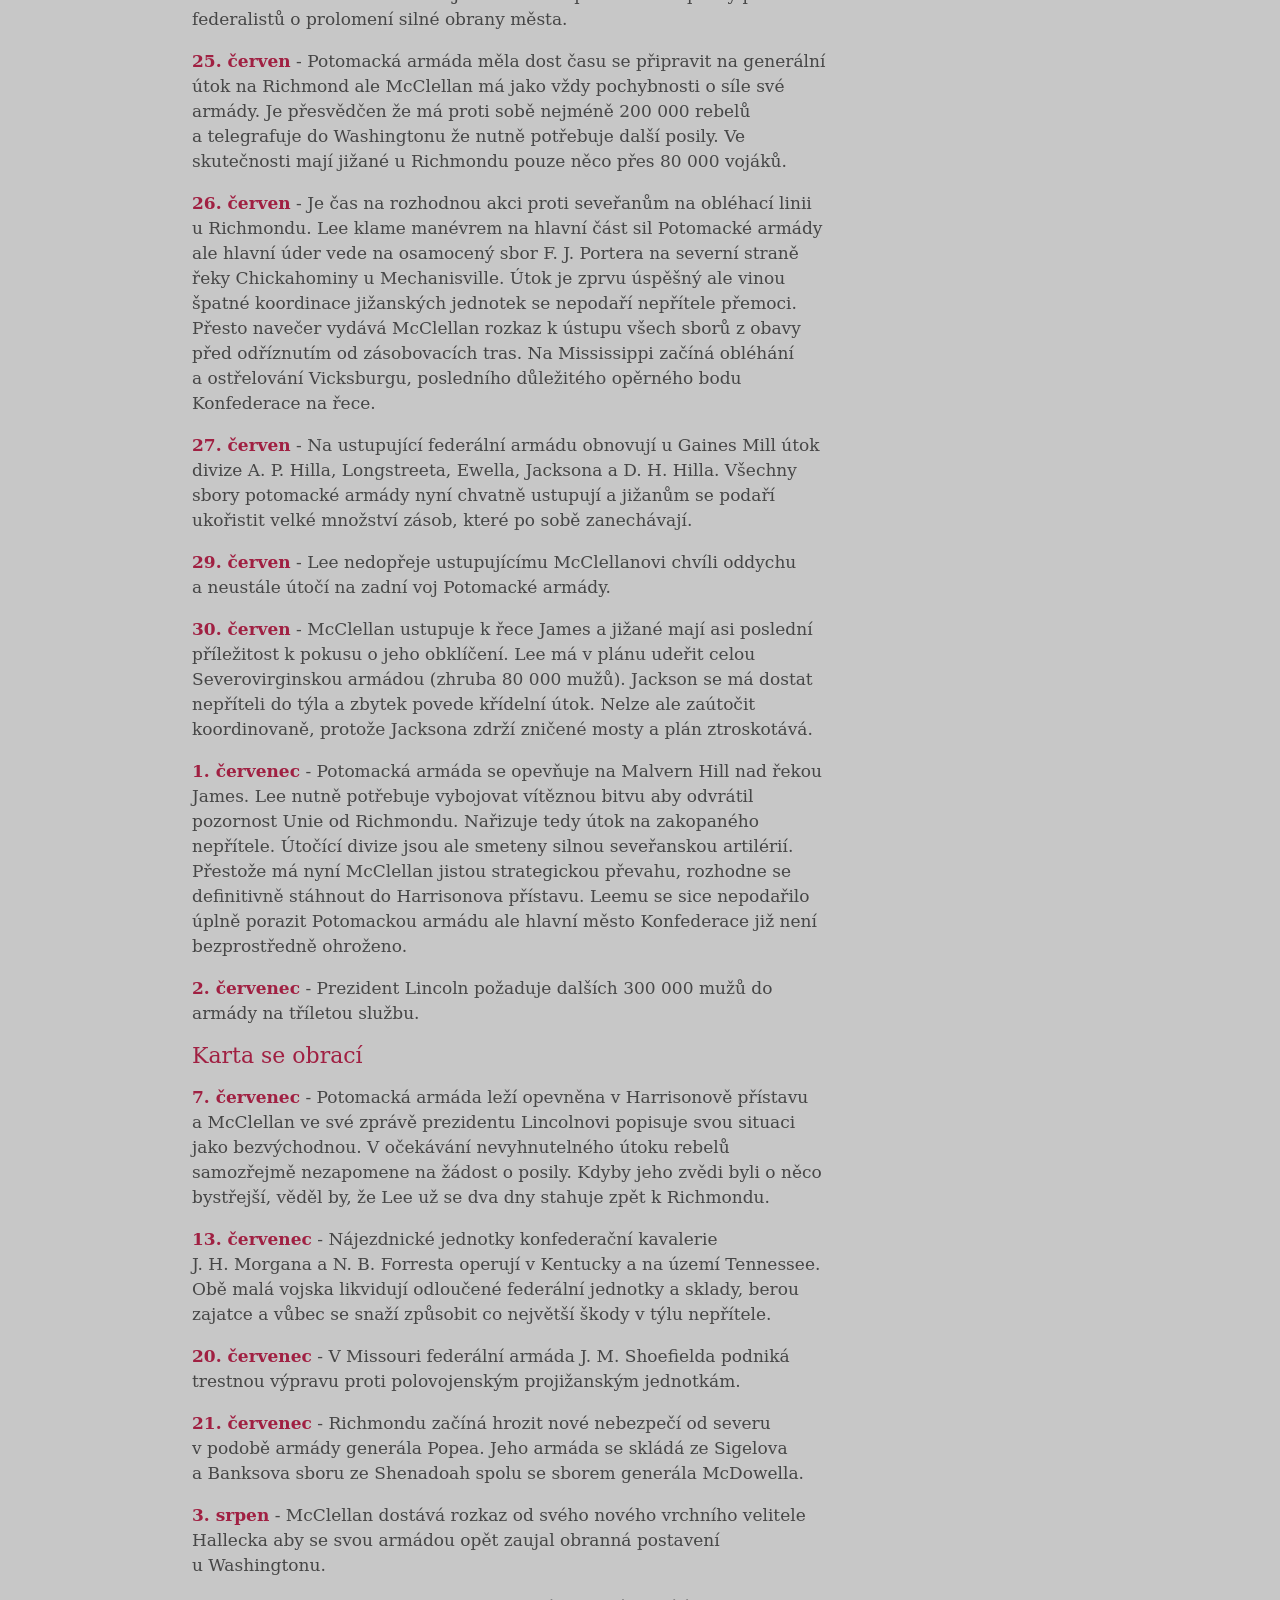
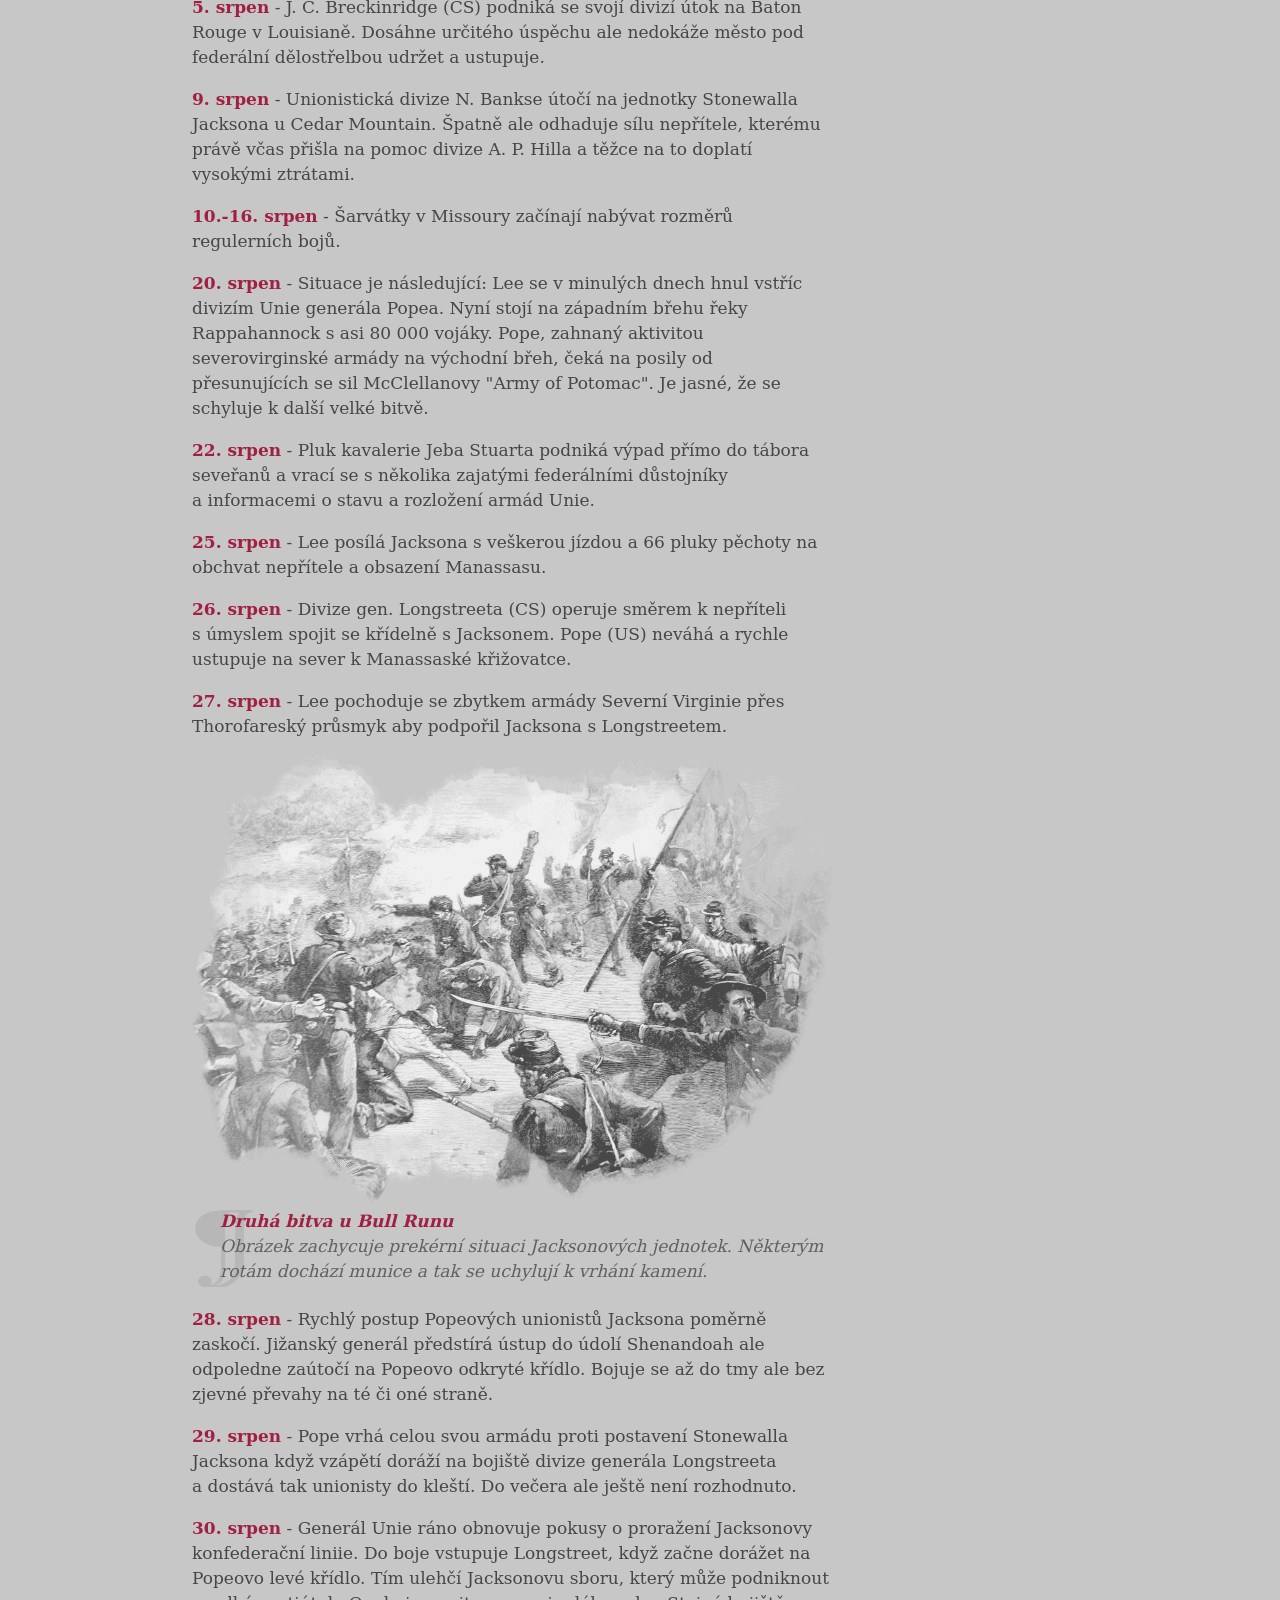
<file: chronologie.html>
<!doctype html>
<html>
<head>
<meta charset="UTF-8">
<meta name="viewport" content="width=device-width, initial-scale=1.0">
<title>rebelsnest</title>
<link href="css/dixie.css" rel="stylesheet" type="text/css">
<style>
@import url('https://fonts.googleapis.com/css2?family=Comfortaa:wght@300&display=swap');
</style>
</head>
<body>
<div class="hlavicka">
  <input type="checkbox" id="mobile-menu-toggle" class="mobile-menu-toggle">
  <label for="mobile-menu-toggle" class="mobile-menu-button" aria-label="Otevřít nebo zavřít navigaci">
    <span></span><span></span><span></span>
  </label>
  <div class="container_menu">
    <div class="button"><a href="index.html">ÚVOD</a></div>
    <div class="button"><a href="konfederace.html">KONFEDERACE</a></div>
    <div class="button"><a href="valka.html">VÁLKA</a></div>
    <div class="button"><a href="armada.html">ARMÁDA</a></div>
    <div class="button"><div class="red_text">OSTATNÍ</div></div>
  </div>
  <div class="logo"><a href="index.html"><img src="img/logo_therebelsnest.png" width="70%" alt="logo"/></a></div>
</div>
	
	<!-- obsah -->

	<div class="right_part">
		<a href="chronologie.html"><div class="right_part_button">1861</div></a>
		<a href="#1862"><div class="right_part_button">1862</div></a>
		<a href="#1863"><div class="right_part_button">1863</div></a>
		<a href="#1864"><div class="right_part_button">1864</div></a>
		<a href="#1865"><div class="right_part_button">1865</div></a>
	</div>
	

	<div class="container_obsah">
  <div id="1861" class="nadpis">CHRONOLOGIE 1861</div>
	<div class="podnadpis">Fort Sumter</div>
	<p>Po odtržení Konfederace nějaký čas panuje mezi novými soky neoficiální příměří. Jižanská armáda postupně zabírá vojenský arzenál a obsazuje pevnosti po federální armádě. Přesto panuje nervózní atmosféra a dochází k drobným potyčkám. Zásadní zvrat přinese až pokus o obsazení právě dostavěné a nově vyzbrojené pevnosti Fort Sumter. Nepříliš početná posádka Unie odmítá opustit toto svoje stanoviště v ústí Charlestonského přístavu.</p>
	<p><span class="datum">12. duben</span> - Na rozkaz konfederačního kapitána George S.&nbsp;Jamesona je brzo ráno zahájen dělostřelecký útok na Fort Sumter z baterií Fort Johnson. Po necelých dvou dnech ostřelování mužstvo pevnosti kapituluje před přesilou jižanských oddílů. Přestože bylo vystříleno přes 40&nbsp;000 nábojů, nedochází ani na jedné straně ke ztrátám na životech ani vážnějším zraněním. Na druhý den se v severním tisku na prvních stranách objevují velké titulky typu "Fort Sumter pod útokem", "Národ ve válce", "Válka začala" a vláda ve Washingtonu má konečně záminku k zahájení vojenských operací pro "potlačení vzpoury".</p>
  	<p><span class="datum">15. duben</span> - Lincoln vydává výzvu k 75 000 dobrovolníkům aby se přihlásili do federální armády. Ještě nemůže tušit že tento nábor nebude ani zdaleka poslední. Ohlas je velký - požadované počty jsou rychle a bez problémů naplněny. Odpověd Jihu na sebe nenechává dlouho čekat. Také do vznikající Konfederační armády začínají nadšeně vstupovat houfy odhodlaných dobrovolníků. V otrokářských státech, které dosud váhaly se secesí, tyto události urychlují jejich rozhodování.</p>
  	<p><span class="datum">17. duben</span> - Stát Virginie vystupuje z Unie. Projižanské vášně propukají v Baltimoru ve formě krvavých nepokojů a v blízkém Washingtonu začínají růst barikády ze strachu z jižanské invaze.</p>
  	<p><span class="datum">20. duben</span> - Robert E. Lee se po odmítnutí Lincolnem nabízené funkce vrchního velitele federálních armád ujímá velení armády státu Virginia.</p>	
  	<p><span class="datum"> 3. květen</span> - Lincoln vyhlašuje další nábor 42 000 mužů pro pozemní vojska a 18 000 do námořnictva. Vrchní velitel federální armády, generál Winfield Scott, zveřejnuje plán "Anaconda" na zadušení rebelie Jihu ovládnutím toku Mississippi a blokádou pobřeží.</p>	
	
	<img src="img/valka/fort_sumter.gif" width="100%" alt="Fort Sumter"/>
	<div class="popisek"><span class="datum">Fort Sumter</span><br> Stavba pevnosti byla dokončena těsně před vypuknutím konfliktu. Tato mohutná citadela pětibokého půdorysu byla vybudována na skalnatém ostrůvku v ústí Charlestonského zálivu. Stala se tak dominantou rozsáhlého systému opevnění města Charleston a jeho důležitého přístavu. Posádku mělo tvořit 650 mužů. Ve výzbroji byla tři 10palcová (254 mm) děla na obranu nároží, velké množství 8palcových (203 mm) kolumbijád, 42, 32 a 24liberních děl a několik 8palcových pobřežních houfnic.</div>
	
  	<p><span class="datum">6. květen</span> - Kongres Konfederovaných států amerických potvrzuje válečný stav se Spojenými státy americkými a o deset dnů později vyhlašuje nábor 400 000 dobrovolníků do armády. Odtrhává se Arkansas, Tennessee a Severní Karolína. K odtržení Marylandu nedošlo jenom díky včasné vojenské intervenci Severu. Přestože Virginie se oficiálně připojila ke Konfederaci, není ideologicky jednotná. Zejména na severozápadě převažuje profederálně smýšlející obyvatelstvo a jednotky Unie pronikající do západní Virginie jsou prakticky vítány jako osvoboditelé. Hlavní frontu na východě teď tvoří tok řeky Potomac a síly na obou stranách vyčkávají. Živo ale začíná být v Missouri a povodí Mississippi.</p>
	
	<div class="podnadpis">První bitva u Manassasu (Bull Runu)</div>
	<p>Vláda ve Washingtonu je pod silným tlakem. Veřejnost se dožaduje rozhodné akce proti vzbouřeným státům. Přední osobnosti veřejného života naléhají na Lincolna a jeho kabinet aby byly podniknuty kroky k rychlé ofenzivě a dobytí Richmondu. Generál Irvin McDowell, který je pověřen operací "Vpřed na Richmond" má však nelehký úkol. Konfederační generál Beauregard operuje se svojí armádou ve výhodné pozici poblíž železniční křižovatky u Manassasu a může případně ohrozit Washington. Další silné uskupení jižanů, armáda J.&nbsp;E.&nbsp;Johnstona, stojí v údolí Shenandoah.</p>
	<p><span class="datum">16. červenec</span> - McDowelova armáda se začíná přesouvat z obrany Washingtonu směrem k pozicím konfederovaných u Manassasu.</p>
	<p><span class="datum">18. červenec</span> - ohnston reaguje na pohyb nepřítele a podstatnou část svého vojska vede na pomoc generálu Beauregardovi. Po dvou dnech pochodu se jeho asi 9&nbsp;000 mužům podaří spojit s 22&nbsp;000 vojáky Beauregardovy armády a dalších zhruba 8&nbsp;500 jižanů je na cestě. </p>
	<p><span class="datum">21. červenec</span> - U říčky Bull Run se schyluje k bitvě. McDowelovi z původních 40&nbsp;000 vojáků zbylo okolo 28&nbsp;000 poté, co části z nich vypršela tříměsíční služba. V 6:30 začíná bitvu federální dělostřelectvo. Zpočátku jsou bojově úspěšnější unionisté ale odpoledne se karta obrací. Díky rozhodnému útoku linie, jejíž jádro tvoří Jacksonova brigáda a která je podpořena kavalerií J.&nbsp;E.&nbsp;B.&nbsp;Stuarta se postupně jednotky Unie obracejí na útěk. Do nastalé paniky se zamíchá i množství civilistů, kteří se přijeli podívat na tu "zábavu" zblízka. Kvůli špatnému zhodnocení situace si Beauregard nechá ujít velkou šanci. Kdyby se rozhodl pro pronásledování, mohl změnit "Vpřed na Richmond" na "Výlet do Washingtonu".</p>
	<p>V Missouri se dramaticky vyhrocuje situace a boje mezi stoupenci a odpůrci Unie jsou stále tvrdší. Schyluje se i k velkému střetu pravidelných armád.</p>
	<p><span class="datum">9. - 10. srpen</span> - Gen. Nathaniel Lyon (US) stojí v Dug Spring s asi 5&nbsp;200 muži proti velké přesile McCullochovy armády, která se navíc spojila s Pricem, Rainsem a Jacksonem. Přesto se rozhodne bojovat a stahuje své síly k Wilson's Creek. V druhé největší bitvě prvního roku války však rozhoduje přesila tři na jednoho a unionisté jsou zahnáni na útěk. Navíc je zabit sám generál Lyon.</p>	
	<p><span class="datum">19. srpen</span> - Kongres C.S.A. vyhlašuje alianci se státem Missouri. Toto formální gesto ale nedokáže vyřešit hlubokou rozpolcenost a chaos v tomto státě. V St. Louis je vyhlášeno stanné právo. Loďstvo Unie koncem srpna oťukává obranu obranu pobřeží Konfederace. Ta je velmi slabá a zranitelná. Na důležitých úsecích sice stojí pevnosti ale chybí důsledná podpora loďstva. Po obojživelném útoku je prolomena jižanská obrana v zátoce Hatteras. Boje pokračují v Missouri a Kentucky. Také v Západní Virginii je živo. Leemu, který velí této oblasti a má pod sebou asi 30&nbsp;000 mužů, se ale příliš nedaří. U Cheat Mountains poráží Rosencrans (US) Jacksona. </p>	
	<p><span class="datum">20. září</span> - Gen. Sterling Price (CS) po několikadenním obléhání dobývá Lexington v Missouri.</p>
	
	<div class="podnadpis">Operace Anaconda</div>
	<p>Veřejnosti na Severu už od porážky u Bull Runu otrnulo a požaduje rozhodnou ofenzívu proti rebelii. Lincoln pověřuje tímto úkolem generála McClellana. Tento úspěšný a ostřílený velitel z Mexické války je sice skvělým organizátorem ale průměrným taktikem. Také nerad přejímá cizí názory a spoléhá se hlavně na ty své. Díky chybné práci zpravodajců a hlavně svému špatnému odhadu značně přeceňuje sílu nepřítele. Je přesvědčen že rebelové mají u Manassasu nejméně 150 000 vojáků ale ve skutečnosti jich tam není více jak 50&nbsp;000. Nový velitel Potomacké armády požaduje 35&nbsp;000 mužů na obranu Washingtonu a dalších 23&nbsp;000 na obranu Potomacu a obsazení Annapolisu a Baltimoru. K útoku na Richmond pak chce dalších nejméně 150&nbsp;000 vojáků. Než budou stavy naplněny a dokončen výcvik, bude muset ofenzíva na Jih počkat. Tedy nejméně do jara. Stejně jako v Unii i prezident Davis v Konfederaci čelí žádostem o rozhodnou akci. Především o vyčištění západní Virginie od yankeeů.</p>
	
	<p><span class="datum">12. říjen</span> - Jižanský pokus o rozbití blokády New Orleans za účasti korzárského obrněnce Manassas a dalších bitevních lodí se nezdařil.</p>
	
	<p><span class="datum">16. říjen</span> - Lexington v Missouri opět mění dobyvatele. Jednotky Unie ho obsazují bez boje po evakuaci Priceových jižanů.</p>	
	
	<p><span class="datum">18. říjen</span> - Dělové čluny Unie zahajují plavbu po Mississippi a tím i operaci na ovládnutí tohoto důležitého toku.</p>
	
	<p><span class="datum">21. říjen</span> - Generál CH. Stone (US) napadne Leesburg ve Virginii v přesvědčení o jeho slabé obraně. Ve městě jsou ale čtyři pluky Evansovy brigády. Unionisté jsou překvapeni silným odporem a ustupují k Ball's Bluff. V nastalé bitvě to odnese hlavně Bakerův pluk. Ten utrpí velké ztráty na životech, včetně samotného plukovníka Bakera a zanechává v rukách jižanů nekolik set zajatců.</p>
	
	<p><span class="datum">1. listopad</span> - McClellan nahradil Winfielda Scotta ve funkci vrchního velitele armády Spojených států.</p>
	
	<p><span class="datum">7. listopad</span> - Federální námořní eskadra komodora Du Ponta útočí na pevnosti v ústí kanálu Port Royal mezi Savannah a Charlestonem. Na výsadek je připraveno 12&nbsp;000 mužů Thomase W. Shermana. Do večera jsou pevnosti a tím celý tento strategický bod na pobřeží v rukou Unie. Na Mississippi se generál Grant se svými jednotkami vyloďuje u Belmontu. Musí ale čelit houževnaté obraně a palbě těžkého dělostřelectva z opevnění Columbusu a raději po řece ustupuje.</p>

	<p><span class="datum">18. listopad</span> - V Kentucky vzniká prokonfederační vláda. Stát má tedy vlády dvě, každou na jiné válčící straně.</p>	
	
  <img src="img/valka/css_sumter.gif" width="100%" alt="C.S.S. SUMTER"/><div class="popisek"><span class="datum">C.S.S. Sumter</span><br> Na svůj šestiměsíční hon na plavidla Unie vyplouvá přepadová loď Sumter. Na její konto se zapíše 18 obchodních lodí Unie.</div>

		<div id="1862" class="space" style="padding-bottom: 60px; padding-top: 60px"><img src="img/spacer.svg" alt="spacer" width="60px"/></div>

			<div class="nadpis">CHRONOLOGIE 1862</div>
  <div class="podnadpis">Klid před bouří</div>
	<p><span class="datum">Leden</span> - Začátek roku je ve znamení zdánlivého klidu na obou stranách. V ústí Mississippi se usadily federální jednotky pod velením generála Phelbse a vypadá to že chtějí provést invazi do vnitrozemí. Jackson (CS) opouští se svojí desetitisícovou armádou zimoviště ve Winchesteru s úmyslem narušit důležité železniční trasy a tím i zásobování federálů materiálem a vojáky. McClellan stále ještě není připraven na Richmondskou ofenzivu ale rozhodně nezahálí (přestože mnoho senátorů si to myslí) a na horním Mississippi začíná Grant (US) připravovat postup na Columbus. Asi 15&nbsp;000 vojáků Ambrose E. Burnsidea je vysláno po moři jako posila jednotkám Unie u Port Royalu k invazi do Severní Karolíny.</p>
  <p><span class="datum">17. leden</span> - Generál Crittenden (CS), který přijel převzít velení nad 6&nbsp;000 muži u Mill Spring se ještě na novém postu příliš neohřál a už to vypadá že bude čelit nepřátelskému útoku. Na jeho pozice míří Thomasova kolona a blíží se i několik pluků generála Alvina Shoepfa. Crittenden má v plánu překvapit postupujícího Thomase.
  </p>
	<p><span class="datum">19. leden</span> - Brzo ráno osm pluků Crittendenovy pěchoty opouští zákopy v Beech Grove aby překazilo spojení obou federálních uskupení. Předsunuté oddíly Konfederace brzy narazí na nepřítele a zahajují útok. Ten je zprvu úspěšný ale v rozhodující chvíli se Shoepfovi podaří spojit se s Thomasem a jižané jsou zahnáni na úprk zpět až k výchozím pozicím u Beech Grove. Během noci ustupují rebelové až do Mill Spring a unikají tak dalšímu krveprolití.</p>
	
	<p>	<span class="datum">4. - 5. únor</span> - Dvě divize pod velením Ulyssese Granta (US) se vyloďují severně od Fort Henry na řece Tennessee. Následující den měl generál v úmyslu zaútočit na pevnost s podporou dělových člunů Andrewa Footeho.
  </p>
	
	<p>	<span class="datum">6. únor</span> - Kombinace přesné a účinné námořní palby, hustého deště a špatného umístění pevnosti (stoupající voda ji téměř zaplavila) způsobila, že její velitel Lloyd Tilghman se vzdává Footemu ještě před příchodem Grantovy pěchoty.
  </p>
	
	<p>	<span class="datum">11. - 13. únor</span> - Grant přesouvá svou armádu k asi 20 km vzdálené pevnosti Fort Donelson na řece Cumberland. Cílem je úplné obklíčení. 
	</p>
	
  <p>	<span class="datum">14. únor</span> - Foote se svým loďstvem zahajuje útok na pevnost ale musí se stáhnout před zničující střelbou pevnostních děl. Grantovy oddíly mezitím podnikají několik průzkumných útoků.
  </p>
	
	<p>	<span class="datum">15. únor</span> - Gideon Pillow (CS), zástupce velitele pevnosti Johna Floyda, zahajuje překvapivý výpad proti pravému křídlu Grantovy armády. Záměrem je otevřít únikovou cestu pro ústup do Nashvillu. Pillowův útok je úspěšný ale Floyd ztrácí nervy a nařizuje svým mužům, aby se vrátili do pevnosti. Následujícího rána Floyd a Pillow unikají s malým oddílem vojáků. </p>
	
	<p>	<span class="datum">16. únor</span> - Všechny tři Grantovy divize dokončily obklíčení ale k útoku již nedošlo. Buckner, který převzal velení pevnosti, se rozhodl vyvěsit bílou vlajku. Grant odmítá podmínky kapitulace a zajímá zbylých asi 14&nbsp;000 mužů v pevnosi. Vysloužil si tím přezdívku Unconditional Surrender (Bezpodmínečná Kapitulace) což pěkně koresponduje s jeho iniciálami (Ullysses Simpson) a velkou popularitu u veřejnosti na severu.
  </p>
	
	<img src="img/valka/fort_donelson.gif" width="100%" alt="Fort Donelson"/><div class="popisek"><span class="datum">Fort Donelson</span><br> Pád pevností Fort Henry a Fort Donelson v Tennessee způsobil, že již nebylo možné používat řeku Tennessee v této oblasti pro rychlou přepravu materiálu a vojáků Konfederace. V jižanské obranné linii Columbus-Manassas vznikla nebezpečná trhlina.</div>
	
	<p>	<span class="datum">21. únor</span> - Bojuje se i daleko na západě. V Novém Mexiku se u Fort Craigu střetává 2&nbsp;600 vojáků H. Sibleye s 3&nbsp;800 seveřany a vítězí. Rebelové ukořistili šest děl a postupují na Santa Fe.</p>
	
	<p>	<span class="datum">1. březen</span> - Konfederační síly jsou nuceny pomalu ustupovat z Missouri do Arkansasu. Unionisté jsou v oblasti okolo Mississippi v přesile a zanedlouho jich bude ještě víc. Má sem namířeno i čerstvě povýšený generálmajor Grant. Do jeho stoupající kariéry však zasahuje aféra s jeho údajným nadměrným požíváním alkoholu, kterou rozvíří generál Halleck.
  </p>
	<p>	<span class="datum">4. březen</span> - Generál Earl Van Dorn (CS) shromažďuje v Boston Mountain veškeré dostupné konfederační síly na mississipské frontě, včetně armády Sterlinga Pricea a Bena McCullocha. Je zde i indiánská divize složená z příslušníků kmenů Čerokí.
  </p>
	<p>	<span class="datum">7. březen</span> - Van Dorn útočí na pozice Unie u Pea Ridge. Po celodenních bojích je bitva nerozhodná. Umírá generál McCulloch.
  </p>
	<p>	<span class="datum">8. březen</span> - Yankeeové u Pea Ridge podniknou protiútok za silné podpory dělostřelectva a obracejí jižany na útěk. Je jasné že vyhnat unionisty z Missouri se už jen tak nepodaří. 
  </p>
	
	<div class="podnadpis">Virginia a Monitor</div>
	<p><span class="datum">8. březen</span> - Nové obrněné plavidlo Konfederace Virginia vyplouvá na moře, vypořádat se s první překážkou. Blokující flotilou Unie před Portsmouthem na Hampton Roads. Potápí lodě Congress a Cumberlad a poškozuje fregatu Minessota. Přestože se několikrát ocitá pod přímou palbou, nejeví známky většího poškození a vrací se do doků k drobným opravám. Ještě večer téhož dne doráží po nesnadné plavbě na místo nová posila loďstva Unie - obrněnec Monitor.</p>
	<p>	<span class="datum">9. březen</span> - Virginia se vrací aby dodělala Minessotu, uvězněnou na mělčině ale naráží na rovnocennějšího nepřítele. Souboj trvá velmi dlouho a ukazují se slabiny obou soupeřů. Parní stroj Virginie je příliš slabý na rychlé manévrování s tunami železa a na Monitoru zase mají problémy se zaměřováním palby a ventilací palebné věže. Nakonec se obě plavidla, poškozená bojem stahují. Na velké plány jižanů na zničení veškerých lodí blokády a vybombardování New Yorku se snesla noční můra jménem Monitor...
	</p>	
	
	<img src="img/valka/virginia_monitor.gif" width="100%" alt="Virginia vs Monitor"/><div class="popisek"><span class="datum">Virginia vs Monitor</span><br> Souboj "plechové stodoly" s "krabicí od sýra" předznamenal budoucí vývoj válečného námořnictva.</div>
	
	<div class="podnadpis">	Peninsula campaign - McClellanovo tažení na Richmond
	</div>
	<p><span class="datum">20. březen</span> - Jackson pronásleduje síly Unie směrem na Winchester ve Virginii.
	</p>
	<p>	<span class="datum">22. březen</span> - Jižané generála Jacksona narážejí na pronásledované federalisty, kteří se zakopali nedaleko Winchesteru u osady Kernstown. Dochází k ostrému střetu, při němž jsou rebelové nuceni se stáhnout.</p>
	<p>	<span class="datum">23. březen</span> - Rozhodný útok seveřanů u Winchesteru uštědřil jižanům velké ztráty a přinutil je definitivně ustoupit. Přesto přítomnost Jacksona v této oblasti způsobila obavy z ohrožení Washingtonu a bylo vyčleněno několik jednotek z McClellanových sil na obranu hlavního města.</p>
	<p>	<span class="datum">1. duben</span> - Podle McClellanova plánu má být operace hlavních sil Potomacké armády vedena směrem od moře. Dvanáct divizí je připraveno na invazi v pevnosti Fort Monroe. Celkem 112&nbsp;000 vojáků!</p>	
	
	<img src="img/valka/shiloh.gif" width="100%" alt="Bitva u Shilohu"/><div class="popisek"><span class="datum">Bitva u Shilohu</span><br> Hulburtova divize čelí konfederačnímu útoku na pozici Peach Orchard u Shilohu v Tennessee.</div>
	
<p>	<span class="datum">6. duben</span> - Několik týdnů shromažďované síly jižanů v mississippském Corinthu udeřily brzo ráno na federální tábor u Shilohu v Tennesee. 40&nbsp;000 rebelů pod velením A. S. Johnstona převálcovalo první narychlo postavenou linii překvapených unionistů a zatlačilo Shermanovu a Prentissovu divizi na ústup. Při akci na pravém křídle byl smrtelně raněn sám Johnston, když osobně vedl útok proti divizi generála Hulburta. Prentiss byl obklíčen a jeho 2&nbsp;200 mužů upadlo do zajetí. Do setmění utrpěly obě strany těžké ztráty a federální jednotky byly jenom krok od úplné porážky. Večer ale Unii přišly posily v počtu tří divizí. Poslal je generál Grant, který velí už celé mississippské oblasti.
</p>
<p>	<span class="datum">7. duben</span> - Za svítání vede Unie 54&nbsp;000 vojáků do protiútoku proti 34&nbsp;000 bojeschopným konfederantům a karta se obrací. Beauregard, který po smrti Johnstona převzal velení jižanských brigád, musí ustoupit zpět do Corinthu. Krvavá bitva u Shilohu sice nemá vítěze ale Unie je na tom lépe protože stále ovládá povodí Mississippi. Ztráty na obou stranách jsou nejstrašnější od začátku války. Asi 3&nbsp;500 mrtvých a 16&nbsp;500 raněných.
</p>
<p>	<span class="datum">10. duben</span> - Pevnost Fort Pulaski v přístavu Savannah se vzdává po 18ti hodinovém ostřelování federálním dělostřelectvem.
</p>
<p>	<span class="datum">14. duben</span> - Seveřanům se stále nedaří úplně ovládnout Missouri. Jejich jednotky musejí na několika místech čelit tvrdému odporu projižanské domobrany.
</p>
<p>	<span class="datum">19. duben</span> - U New Orleansu útočí federální flotily na konfederační pevnosti Fort Jackson a Fort St. Philip ale zdá se, že množství vystřelených dělostřeleckých granátů nemá příliš velký účinek. Na palubách přepravních lodí je 15&nbsp;000 unionistů Benjamina Butlera.
</p>
<p>	<span class="datum">24. duben</span> - Farragutova seveřanská flotila vplouvá do ústí Mississippi a míří na New Orleans. Do cesty se jim postaví slabší říční plavidla Konfederace ale většina jich je zneškodněna, včetně klounového obrněnce Manassas. Lodě Unie se probijí mezi opevněními a míří na New Orleans.
</p>
<p>	<span class="datum">25. duben</span> - Konfederanti evakuují New Orleans a město bez boje padá do rukou Unie.
</p>
<p>	<span class="datum">2. květen</span> - McClellanova obrovská armáda stojí před Yorktownem a chystá se k útoku. J.&nbsp;E.&nbsp;Johnston, který velí jednotkám ve městě se připravuje k evakuaci. Na druhý den obránci opouštějí město a stahují se směrem na Richmond.
</p>
<p>	<span class="datum">4. květen</span> - McClellan okupuje Yorktown a posílá divizi gen. Stonemana aby pronásledoval Johnstona. Stoneman ale naráží na prudký odpor zadních vojů Johnstonových jednotek a pevnosti Fort Magruder nedaleko Williamsburgu. Zastavuje se a čeká na posily. V noci se k němu přidává Hooker a přebírá velení.
</p>
<p>	<span class="datum">5. květen</span> - K silám Konfederace u Williamsburgu se připojují jednotky gen. Longstreeta. Hooker podnikne ofenzívu, přestože má jen 9&nbsp;000 mužů a spoléhá se na příchod dalších federálních divizí. Ty nakonec opravdu dorazí a zatlačí jižany opět na ústup. Hookerovo vojsko platí za svou horlivost těžkými ztrátami.
</p>
	
<div class="podnadpis">Jackson v údolí Shenandoah</div>
<p>	<span class="datum">6. květen</span> - Unie má v údolí Shenandoah tři rozdělené armády. Někde mezi nimi se nachází Jacksonovo vojsko, kterému ještě přišla na pomoc divize generála Ewella. Jestli Jackson nechce čelit velké přesile, nesmí dovolit seveřanským jednotkám aby se spojily.
</p>
<p>	<span class="datum">8. květen</span> - U McDowellu napadne Jackson postupující kolonu R.&nbsp;H.&nbsp;Milroye a zažene ji na ústup.
</p>
<p>	<span class="datum">9. květen</span> - Kolos potomacké armády se nezadržitelně valí Virginií. Unionisté obsazují Norfolk. Jižané na útěku z loděnic ničí co se dá včetně své pýchy, obrněnce Virginia. Pro plavbu do Richmondu má bohužel příliš velký ponor.
</p>
<p>	<span class="datum">15. květen</span> - Unie útočí na pevnost Fort Darling u Drewry's Bluffu. Mezi obránci je i dělostřelecká posádka z paluby Virginie.
</p>	
	
  <img src="img/valka/shenandoah_valley.gif" width="100%" alt="Údolí Shenandoah"/><div class="popisek"><span class="datum">Shenandoah</span><br> Údolí řeky Shenandoah tvoří úrodný, zelený pás na pomezí Virginie, Marylandu a pozdější Západní Virginie. Je sevřeno na západě severním výběžkem Apalačských hor a na východě pohořím Blue Mountains. Vojsko, operující v údolí si mohlo být jisto, že nebude trpět hladem. Ovšem protože armád se zde vystřídalo opravdu hodně, ke konci války už byla oblast značně vyjedená.</div>
	
<p>	<span class="datum">23. květen</span> - Jackson se svými 16&nbsp;000 vojáky doslova smete vojsko plukovníka Kenleye u Front Royalu. Jacksonova aktivita v údolí odčerpá dalších 20&nbsp;000 mužů z McDowellovy armády, která postupuje od severu jako součást ofenzívy proti Richmondu.
</p>
<p>	<span class="datum">25. květen</span> - Jackson si vybírá další cíl. Tentokrát je to 6&nbsp;500 mužů Banksovy armády. Po několika hodinách boje se unionisté obracejí na útěk. Rebelové je pronásledují až k Potomacu a cestou jim způsobují velké ztráty, včetně skoro 1&nbsp;000 zajatých vojáků.
</p>
<p>	<span class="datum">27. květen</span> - U Hannover Court House se pravému křídlu potomacké armády postaví konfederační jednotky ale jsou rozprášeny přesilou.
</p>
<p>	<span class="datum">30. květen</span> - V Harpers Ferry se shromažďují velké síly Unie aby zastavily řádění Jacksonovy shenandoahské armády. Jižanský generál je nucen ustoupit přesile zpět k Front Royal. V Mississippi evakuuje generál Beauregard Corinth a město je vzápětí okupováno federálními jednotkami gen. Hallecka.
</p>
<p>	<span class="datum">31. květen</span> - U Fair Oaks konečně J.&nbsp;E.&nbsp;Johnston, pověřený obranou Richmondu, začal s ofenzívou Konfederace proti postupující potomacké armádě. Jeho síly útočí na 30&nbsp;000 mužů McClellanova levého křídla, kteří jsou zakopáni v linii sahající až k Seven Pines. Postup útočících divizí jižanů se nedaří sjednotit, přesto nepřítele vytlačí ze zákopů a donutí k ústupu k Fair Oaks. V podvečer přicházejí seveřanům posily, které McClellan vyčlenil ze Sumnerova sboru. Generál Johnston je těžce zraněn dělostřeleckým granátem.
</p>
<p>	<span class="datum">1. červen</span> - Velení obrany hlavního města Konfederace přebírá Robert&nbsp;E.&nbsp;Lee a hned obnovuje útok na pozice unionistů u Fair Oaks. Dochází ke krvavému střetu. Když seveřanům dorazí na pomoc Hookerova divize, začíná se projevovat jejich převaha a konfederační linie je prolomena. Leeova armáda je nucena spěšně ustoupit.
</p>
<p>	<span class="datum">6. červen</span> - Po slabém odporu flotila Unie na Mississippi dobývá Memphis.
</p>
<p>	<span class="datum">8. červen</span> - V údolí Shenandoah proti Jacksonovi postupuje vojsko generála Shieldse a na záda se mu tlačí Frémont. Konfederačí generál ví že mu hrozí obklíčení a tak zanechává Ewella s polovinou armády u Cross Keys a sám se zbytkem mužů pokračuje k Port Republic. Zde naráží na první Shieldsovy unionisty. Ewell mezitím podstupuje bitvu s Frémontovými asi 18&nbsp;000 vojáky a v noci přesunuje své muže aby je spojil s Jacksonovými.
</p>
<p>	<span class="datum">9. červen</span> - Jacksonova armáda je opět celá. Překračuje řeku a ničí za sebou most. Po několikanásobném frontálním útoku na Shieldsovu armádu se podaří prolomit její linie a yankeeové se obracejí na ústup. Mezitím se na druhém břehu Shenandoah přiblíží Frémontovy jednotky ale nezbyde jim jen nečinně přihlížet zkáze, protože nemohou překročit řeku.
</p>
<p>	<span class="datum">12. červen</span> - Poté co se svojí malou armádou zastavil McDowella, Frémonta a Bankse, tedy celkem zhruba 60&nbsp;000 mužů, v jejich postupu do srdce Virginie, vydává se Jackson na pomoc Leeovi k Richmondu.
</p>
<p>	<span class="datum">14. červen</span> - Kavalerie J.&nbsp;E.&nbsp;B.&nbsp;Stuarta se dostává do týla Potomacké armády a likviduje několik skladišť zásob a jeden vlak s federálním materiálem.
</p>
<p>	<span class="datum">15. červen</span> - Relativní snadnost, s jakou se Stuart dostal k zásobovacím trasám Unie naznačuje Leeovi že nejsou dostatečně chráněné a tudíž zranitelné.
</p>
<p>	<span class="datum">16. červen</span> - U Charlestonu v Jižní Karolíně probíhá neúspěšný pokus federalistů o prolomení silné obrany města.
</p>
<p>	<span class="datum">25. červen</span> - Potomacká armáda měla dost času se připravit na generální útok na Richmond ale McClellan má jako vždy pochybnosti o síle své armády. Je přesvědčen že má proti sobě nejméně 200&nbsp;000 rebelů a telegrafuje do Washingtonu že nutně potřebuje další posily. Ve skutečnosti mají jižané u Richmondu pouze něco přes 80&nbsp;000 vojáků.
</p>
<p>	<span class="datum">26. červen</span> - Je čas na rozhodnou akci proti seveřanům na obléhací linii u Richmondu. Lee klame manévrem na hlavní část sil Potomacké armády ale hlavní úder vede na osamocený sbor F.&nbsp;J.&nbsp;Portera na severní straně řeky Chickahominy u Mechanisville. Útok je zprvu úspěšný ale vinou špatné koordinace jižanských jednotek se nepodaří nepřítele přemoci. Přesto navečer vydává McClellan rozkaz k ústupu všech sborů z obavy před odříznutím od zásobovacích tras. Na Mississippi začíná obléhání a ostřelování Vicksburgu, posledního důležitého opěrného bodu Konfederace na řece.
</p>
<p>	<span class="datum">27. červen</span> - Na ustupující federální armádu obnovují u Gaines Mill útok divize A.&nbsp;P.&nbsp;Hilla, Longstreeta, Ewella, Jacksona a D.&nbsp;H.&nbsp;Hilla. Všechny sbory potomacké armády nyní chvatně ustupují a jižanům se podaří ukořistit velké množství zásob, které po sobě zanechávají.
</p>
<p>	<span class="datum">29. červen</span> - Lee nedopřeje ustupujícímu McClellanovi chvíli oddychu a neustále útočí na zadní voj Potomacké armády.
</p>
<p>	<span class="datum">30. červen</span> - McClellan ustupuje k řece James a jižané mají asi poslední příležitost k pokusu o jeho obklíčení. Lee má v plánu udeřit celou Severovirginskou armádou (zhruba 80&nbsp;000 mužů). Jackson se má dostat nepříteli do týla a zbytek povede křídelní útok. Nelze ale zaútočit koordinovaně, protože Jacksona zdrží zničené mosty a plán ztroskotává.
</p>
<p>	<span class="datum">1. červenec</span> - Potomacká armáda se opevňuje na Malvern Hill nad řekou James. Lee nutně potřebuje vybojovat vítěznou bitvu aby odvrátil pozornost Unie od Richmondu. Nařizuje tedy útok na zakopaného nepřítele. Útočící divize jsou ale smeteny silnou seveřanskou artilérií. Přestože má nyní McClellan jistou strategickou převahu, rozhodne se definitivně stáhnout do Harrisonova přístavu. Leemu se sice nepodařilo úplně porazit Potomackou armádu ale hlavní město Konfederace již není bezprostředně ohroženo.
</p>
<p>	<span class="datum">2. červenec</span> - Prezident Lincoln požaduje dalších 300&nbsp;000 mužů do armády na tříletou službu.
</p>
<div class="podnadpis"> Karta se obrací </div>
<p><span class="datum">7. červenec</span> - Potomacká armáda leží opevněna v Harrisonově přístavu a McClellan ve své zprávě prezidentu Lincolnovi popisuje svou situaci jako bezvýchodnou. V očekávání nevyhnutelného útoku rebelů samozřejmě nezapomene na žádost o posily. Kdyby jeho zvědi byli o něco bystřejší, věděl by, že Lee už se dva dny stahuje zpět k Richmondu.
</p>
<p>	<span class="datum">13. červenec</span> - Nájezdnické jednotky konfederační kavalerie J.&nbsp;H.&nbsp;Morgana a N.&nbsp;B.&nbsp;Forresta operují v Kentucky a na území Tennessee. Obě malá vojska likvidují odloučené federální jednotky a sklady, berou zajatce a vůbec se snaží způsobit co největší škody v týlu nepřítele.
</p>
<p>	<span class="datum">20. červenec</span> - V Missouri federální armáda J.&nbsp;M.&nbsp;Shoefielda podniká trestnou výpravu proti polovojenským projižanským jednotkám.
</p>
<p>	<span class="datum">21. červenec</span> - Richmondu začíná hrozit nové nebezpečí od severu v podobě armády generála Popea. Jeho armáda se skládá ze Sigelova a Banksova sboru ze Shenadoah spolu se sborem generála McDowella.
</p>
<p>	<span class="datum">3. srpen</span> - McClellan dostává rozkaz od svého nového vrchního velitele Hallecka aby se svou armádou opět zaujal obranná postavení u Washingtonu.
</p>
<p>	<span class="datum">5. srpen</span> - J.&nbsp;C.&nbsp;Breckinridge (CS) podniká se svojí divizí útok na Baton Rouge v Louisianě. Dosáhne určitého úspěchu ale nedokáže město pod federální dělostřelbou udržet a ustupuje.
</p>
<p>	<span class="datum">9. srpen</span> - Unionistická divize N. Bankse útočí na jednotky Stonewalla Jacksona u Cedar Mountain. Špatně ale odhaduje sílu nepřítele, kterému právě včas přišla na pomoc divize A.&nbsp;P.&nbsp;Hilla a těžce na to doplatí vysokými ztrátami.
</p>
<p>	<span class="datum">10.-16. srpen</span> - Šarvátky v Missoury začínají nabývat rozměrů regulerních bojů.
</p>
<p>	<span class="datum">20. srpen</span> - Situace je následující: Lee se v minulých dnech hnul vstříc divizím Unie generála Popea. Nyní stojí na západním břehu řeky Rappahannock s asi 80&nbsp;000 vojáky. Pope, zahnaný aktivitou severovirginské armády na východní břeh, čeká na posily od přesunujících se sil McClellanovy "Army of Potomac". Je jasné, že se schyluje k další velké bitvě.</p> 
<p>	<span class="datum">22. srpen</span> - Pluk kavalerie Jeba Stuarta podniká výpad přímo do tábora seveřanů a vrací se s několika zajatými federálními důstojníky a informacemi o stavu a rozložení armád Unie.
</p>
<p>	<span class="datum">25. srpen</span> - Lee posílá Jacksona s veškerou jízdou a 66 pluky pěchoty na obchvat nepřítele a obsazení Manassasu.
</p>
<p>	<span class="datum">26. srpen</span> - Divize gen. Longstreeta (CS) operuje směrem k nepříteli s úmyslem spojit se křídelně s Jacksonem. Pope (US) neváhá a rychle ustupuje na sever k Manassaské křižovatce.
</p>
<p>	<span class="datum">27. srpen</span> - Lee pochoduje se zbytkem armády Severní Virginie přes Thorofareský průsmyk aby podpořil Jacksona s Longstreetem.
</p>
	
	<img src="img/valka/bull_run_2.gif" width="100%" alt="Druhá bitva u Bull Runu"/><div class="popisek"><span class="datum">Druhá bitva u Bull Runu</span><br> Obrázek zachycuje prekérní situaci Jacksonových jednotek. Některým rotám dochází munice a tak se uchylují k vrhání kamení.</div>
	
<p>	<span class="datum">28. srpen</span> - Rychlý postup Popeových unionistů Jacksona poměrně zaskočí. Jižanský generál předstírá ústup do údolí Shenandoah ale odpoledne zaútočí na Popeovo odkryté křídlo. Bojuje se až do tmy ale bez zjevné převahy na té či oné straně.
</p>
<p>	<span class="datum">29. srpen</span> - Pope vrhá celou svou armádu proti postavení Stonewalla Jacksona když vzápětí doráží na bojiště divize generála Longstreeta a dostává tak unionisty do kleští. Do večera ale ještě není rozhodnuto.
</p>
<p>	<span class="datum">30. srpen</span> - Generál Unie ráno obnovuje pokusy o proražení Jacksonovy konfederační liniie. Do boje vstupuje Longstreet, když začne dorážet na Popeovo levé křídlo. Tím ulehčí Jacksonovu sboru, který může podniknout prudký protiútok. Opakuje se situace z minulého roku. Stejné bojiště a stejná armáda prchající k Washingtonu.
</p>
<p>	<span class="datum">1. září</span> - Dohrou druhého střetnutí u Bull Runu je bitva u Chantilly. Pro nepřízeň počasí nelze pronásledovat ustupující jednotky Unie, přesto Lee vysílá Jacksona k Fairfaxu. Pope, který si chce napravit reputaci, mu posílá naproti McDowella se třemi sbory. Obě armády na sebe narazí před setměním na Ox Hillu nedaleko Chantilly. V silném dešti dochází ke krvavé, zmatené řeži, ze které vítězně vycházejí jižané.
</p>
<p>	<span class="datum">9. září</span> - Pope je odvolán a na scénu se s velkým zadostiučiněním vrací McClellan. Tentokrát je pověřen urychleně postavit na nohy demoralizovanou armádu Severu. Mezitím vstupuje "Army of Northern Virginia" do Marylandu a Lee vydává prohlášení k obyvatelstvu aby se přidalo na stranu Konfederace. Zatím nemá v plánu ohrozit Washington a spíše hledí na to aby se jeho veteráni po dlouhých měsících v poli zase jednou pořádně najedli a vystrojili. Válkou zatím nedotčené území nepřítele je k tomu jako stvořené. V hlavním městě Unie zatím vládne strach z útoku rebelů a vláda se připravuje k evakuaci.
</p>
<p>	<span class="datum">13. září</span> - McClellanovi se během několika dnů podařilo postavit armádu o sedmi sborech a 90 000 mužích a vyráží proti Leeovi. Ten mezitím rozkazem rozdělil své vojsko a má v úmyslu ho opět spojit u Hargestownu. Jackson finguje postup do Pensylvánie ale ve skutečnosti chystá past na federální posádku v Harpers Ferry. Leeovy úmysly jsou unionisty odhaleny poté, co náhoda přinese McClellanovi do rukou kopii jeho rozkazu.
</p>
<p>	<span class="datum">14. září</span> - Brzy ráno jsou napadeny zadní oddíly jižanů u South Mountain a Lee se musí postavit seveřanskému sboru generála Burnsidea.
</p>
<p>	<span class="datum">15. září</span> - Jacksonův sbor dobývá Harpers Ferry a bere do zajetí skoro 12 000 obránců města. Vzápětí se vydává na pomoc osamocenému Leeovi k Sharpsburgu, kde se již srocují první jednotky McClellanovy armády.
</p>
<p>	<span class="datum">17. září</span> - Unie za úsvitu nepříliš účinně útočí u Antietamského potoka na levé křídlo Konfederace. Po pádném protiútoku Jacksonovy divize se bitva posouvá o něco jižněji. McClellan má spoustu čerstvých vojáků ale nedokáže toho plně využít. Jižané bránící cestu, později známou jako Bloody Lane (Krvavá ulička), utrpí obrovské ztráty ale unionistům se nedaří prorazit konfederační linie a donutit nepřítele ustoupit. Navíc se po dlouhém pochodu dostavuje divize A. P. Hilla a posiluje jižanské pozice.
</p>
<p>	<span class="datum">18. září</span> - Lee ví, že nemá cenu pokoušet se o útok proti přesile a ustupuje v klidu za Potomac bez jakékoliv známky pronásledování ze strany Unie.
</p>
<p>	<span class="datum">19. září</span> - 14 000 vojáků gen. Pricea (CS) okupuje Iuku, malou ale důležitou stanici na Memphisko- Charlestonské železnici. V nedalekém Corinthu má Grant většinu sil Unie v této oblasti. Vysílá Rosencransovu Mississippskou armádu aby dobyla Iuku zpět. Pozdě odpoledne zaútočí první jednotky Unie na postavení rebelů a tlak se s přicházejícími posilami stupňuje. Price během noci ustupuje.
</p>
<div class="podnadpis">Fredericksburg</div>
<p><span class="datum">1. říjen</span> - Lincoln je na návštěvě u Potomacké armády aby s McClellanem prodiskutoval situaci. Mezitím, co se roztroušených 53 000 unavených Leeových vojáků znovu shromažďuje u Winchesteru, má McClellan 100 000 odpočatých a dobře zásobených mužů v nedalekém Harpers Ferry a dalších 75 000 u Washingtonu. Přesto požaduje od prezidenta další posily aby se mohl vypořádat s Leem.
</p>
<p>	<span class="datum">4. říjen</span> - Vojska generálů Pricea a VanDorna podnikají mohutný útok na Corinth. Kolony postupují proti silnému opevnění a probíhá ostrý boj muže proti muži. Přes veškerou snahu se ale nakonec za velkých ztrát musejí jižané stáhnout.
</p>
<p>	<span class="datum">8. říjen</span> - U Perryville v Kentucky se odehrává krvavá bitva mezi mississipskými sbory generála Braxtona Bragga (CS) a částí Buellovy unionistické armády.
</p>
	
	<img src="img/valka/fredericksburg.gif" alt="Bitva u Fredericksburgu" width="100%"/>
	  <div class="popisek"><span class="datum">Bitva u Fredericksburgu</span><br> Rebelové kryjící se za kamennou zdí na Marye’s Heights. Mrtvý voják v popředí prozrazuje zjevnou inspiraci známou fotografií.</div>
	
<p>	<span class="datum">26. říjen</span> - Po několika týdnech nečinnosti a mnoha žádostech Lincolna o ofenzivu se Potomacká armáda pomalu začíná přesouvat přes Potomac do Virginie. McClellan má nyní více než 130 000 mužů proti Leeovým 70 000 v údolí Shenandoah.
</p>
<p>	<span class="datum">7. listopad</span> - McClellan je konečně spokojen se stavem a postavením své armády a plánuje operaci na úplné rozbití jižanských sil na východě. Je však už pozdě. Do tábora Potomacké armády doráží posel s rozhodnutím prezidenta Spojených států o jeho odvolání a nahrazení generálem Burnsidem.
</p>
<p>	<span class="datum">23. listopad</span> - Burnside provádí reorganizaci své nové armády a mění McClellanovy plány. Místo zničení Leea se chce zmocnit Fredericksburgu a poté konečně vytáhnout na Richmond. Nyní tedy po asi týdenním přesunu stojí před Fredericksburgem a čeká na pontony pro překročení řeky Rappahannock (mosty jsou totiž zničené), zatímco Lee už ho předešel a opevňuje se nad městem na druhé straně řeky.
</p>
<p>	<span class="datum">13. prosinec</span> - Poté co překročil řeku a vstoupil do města, rozhodl se Burnside vést útok proti zakopaným jižanům na vršcích kolem města. Na jihu se střetne Franklinova divize s Jacksonem a podaří se jí udělat do linie rebelů několik děr ale ty jsou vzápětí zaceleny Earlyho divizí. Na severu jsou ale jižané v silných pozicích a postupující kolony Sumnerova sboru jsou postupně smeteny palbou dělostřelectva a pěchoty. Divize za divizí pochoduje vstříc neskutečným jatkám...
</p>
<p>	<span class="datum">14. prosinec</span> - Armáda Unie opouští Fredericksburg a ustupuje za Rappahannock.
</p>
<p> <span class="datum">20. prosinec</span> - Grant v Mississippi podniká první kroky k obsazení Vicksburgu - posledního opěrného bodu jižanů na řece. Na jeho zásobovací kolony ale neustále doráží VanDornova kavalerie a působí nemalé škody.
</p>
<p>	<span class="datum">29. prosinec</span> - Shermanova divize z Grantovy armády je na postupu na Vicksburg zastavena silnými pozicemi jižanů u řeky Chickashaw Bayou. Generál Unie se rozhodne pro útok ale je tvrdě odražen.
</p>
<p>	<span class="datum">31. prosinec</span> - Podobně jako jeho soupeř Virginia, končí i Monitor na mořském dně.
</p>

<div id="1863" class="space" style="padding-bottom: 60px; padding-top: 60px"><img src="img/spacer.svg" alt="spacer" width="60px"/></div>
		
<div class="nadpis">CHRONOLOGIE 1863</div>
<div class="podnadpis">Na západní frontě žádný klid</div>
<p><span class="datum">2. leden</span> - U Mufreesbora na Stoneově řece probíhá bitva mezi Braggem a Rosencransem. Začala už před dvěma dny, když brzo ráno zaútočily konfederační jednotky na levé křídlo nepřítele a podařilo se jim ho zatlačit. Na Nový rok oba protivníci přeskupují linie a hledají výhodnější pozici. Dnešek bojů u Mufreesbora opět zahajuje Bragg mohutnou dělostřeleckou přípravou do níž ale vstupuje protiútok modrokabátníků VanClevea. Ten je sice odražen ale zároveň musí jižané ustoupit na druhém křídle a strhávají sebou zbytek vojska.
</p>
<p><span class="datum">3. leden</span> - Bragg není poražen a má jistou taktickou převahu ale rozhodne se ustoupit do jistějších pozic na Duck's River.
</p>
<p><span class="datum">11. leden</span> - Asi 5 000 obránců konfederační pevnůstky Fort Hindman na řece Arkansas se vzdává po útoku 32 000 federalistů generála McClernanda.
</p>
<p><span class="datum">25. leden</span> - Potomacká armáda opět mění vrchního velitele. Je jím jmenován Joseph E. Hooker. Burnside je odvolán a bere si dlouhou dovolenou :-) Hooker přebírá armádu v hrozném stavu. Pokleslá morálka, způsobená posledními porážkami je příčinou hromadných dezercí (přes 200 lidí denně). V zimním táboře federalistů se rozmáhají nemoce a obyčejným vojákům nedodala sebevědomí ani zpráva o Lincolnovu zrovnoprávnění černochů. Pro většinu z nich je pohlížení na "negry" jako na sobě rovné něco zcela nepochopitelného. Mimo jiné se Hooker musí vypořádat se svou výzvědnou službou. Pochybné informace zvědů Alana Pinkertona (ano, toho Pinkertona který později založil známou detektivní kancelář) byly prokazatelně jednou z příčin neúspěchů Unie v posledních měsících.
</p>
<p><span class="datum">Únor</span> - Grant zjišťuje, že dobytí Vicksburgu bude velice tvrdým oříškem. Vysílá několik průzkumných výprav po přítocích Mississippi aby zjistil zda existuje možnost dostat se obráncům města do týla. Probíhá několik malých lodních operací přímo na Mississippi pod silně opevněnými bateriemi a menší federální oddíly se plaví po řekách Yazoo, Coldwater a Tallahatchie. Potomacká armáda se po Hookerových reformách pomalu probouzí z letargie ale sužují ji neustálé nájezdy konfederační kavalerie. Jižanští jezdci dělají svou práci opravdu skvěle a yankeeové jim v tom prakticky nedokážou zabránit.
</p>
<p><span class="datum">4. březen</span> - Generál VanDorn, operující se svou armádou v Tennessee, napadá u Spring Hill menší federální jednotku. Zásluhou kavalerie N. B. Forresta jsou unionisté obklíčeni a donuceni se vzdát. 1 300 je jich zajato.
</p>
<p><span class="datum">9. březen</span> - Z Baton Rouge pochoduje 17 000 federálních vojáků generála Bankse podél Mississippi aby podpořili armádu generála Granta při obléhání Vicksburgu. Cestou ale narazí na 12 000 jižanů a těžké dělostřelectvo pevnosti Fort Hudson.
</p>
<p><span class="datum">7. duben</span> - U Vicksburgu federální jihoatlantická eskadra obrněných plavidel zkouší odolnost konfederačních dělostřeleckých baterií. Střet končí těžkou porážkou loďstva a ústupem seveřanů.
</p>
<p><span class="datum">14. duben</span> - Banks plánuje napadení Fort Hudsonu. Nejdříve se ale musí vypořádat s oddíly generála Taylora o síle asi 5 000 mužů. Snaha o jejich obklíčení vyjde naprázdno, když jižané unikají za pomoci ukořistěného dělového člunu. 22. duben - Po mnoha nesnázích a přes mnoho ztrát se unionistům podaří dostat kolem Vicksburgských baterií dostatečné množství bojových a transportních lodí pro úder na město. Grant posílá sbor na pomoc Banksovi u Fort Hudsonu.
</p>
<div class="podnadpis">Vítězství na dosah</div>
<p><span class="datum">26. duben</span> - Po několika měsících nečinnosti se dal opět do pohybu kolos Potomacké armády. Její hlavní část postupuje po severním břehu Rappahannocku. Vojáci jsou v plné polní, vybaveni týdenní menáží.
</p>
<p><span class="datum">30. duben</span> - Leeovi zvědi informují o přesunech velkých sil Unie. Na východě je to armáda generála Sedgwicka, z druhé strany ohrožuje konfederované Hooker. Ten vysílá Stonemanovu kavalerii o 10 000 vojácích aby narušili zásobovací komunikace Severovirginské armády ale bez valného účinku.
</p>

	<img src="img/valka/lee_jackson.gif" alt="Lee a Jackson" width="100%"/>
	  <div class="popisek"><span class="datum">Lee & Jackson</span><br> Dva vojenští géniové při válečné poradě během bitvy u Chancellorsville.</span>
  </div>
	
<p><span class="datum">1. květen</span> - 90 000 unionistů ve třech divizích se zastavuje u Chancellorsville v oblasti "Divočiny", špatně prostupném území s hustým porostem a řadou potoků a bažin. Mají proti sobě zhruba poloviční vojsko Konfederace, což Hookerovi dává pocit bezpečí a armáda se v klidu utáboří.
</p>
<p><span class="datum">2. květen</span> - Jackson vede riskantní obchvat do týlu nepřítele. 25&nbsp;000 mužů se celý den nepozorovaně přesouvá po skrytých stezkách pod vedením místních průvodců. Před potomackou armádou teď stojí pouhých 15 000 mužů v čele s Leem. Na jeho pokyn jezdí po Richmondské železnici sem a tam prázdné vlaky aby u seveřanů budily dojem ústupu. Navečer je Jackson za pozicemi Hookerovy armády a ihned útočí. Překvapivý úder obrátí federální jednotky na útěk. Jižané je pronásledují dlouho do noci. Při kontrole pozic svých jednotek je však Jackson za soumraku postřelen vlastními vojáky.
</p>
<p><span class="datum">3. květen</span> - Konfederovaní brzy ráno obnovují útok na federální pozice. Unionisté nejsou schopni se zorganizovat k protiútoku a Hooker nařizuje ústup. Problémem je ale Sedgwickových 23 000 unionistů ve Fredericksburgu. Ti přečíslují armádu generála Earlyho a vytlačují rebely od města.
</p>
<p><span class="datum">4. květen</span> - U Fredericksburgu se situace obrací. Lee se rozhodl zaútočit na odříznutý sbor generála Sedgwicka s cílem rozdrtit jej ale unionistům se na poslední chvíli podařilo prchnout přes řeku.
</p>
<p><span class="datum">5. květen</span> - Hlavní síly Severovirginské armády se odvracejí zpět k Chancellorsville aby znovu udeřily na Hookera. Ten ale mezitím, ke svému štěstí, ustupuje přes rozvodněný Rappahannock. Jižané jsou v ráži ale nepřítel po sobě zanechal pouze prázdné zákopy. Konfederace sice dosáhla vítězství proti dvojnásobné přesile ale cena je vysoká. Ztráty činí asi 13 000 mrtvých a raněných jižanů oproti 17 000 obětem na straně Unie.
</p>
<p><span class="datum">10. květen</span> - Na následky zranění umírá "Stonewall" Jackson. Po amputaci ruky se k celkovému špatnému stavu přidala zhoubná infekce. Lee prý tenkrát řekl: "Jemu vzali levou ruku, já však ztratil pravou...". Říká se, že každý je nahraditelný. V případě Jacksona to ale neplatilo. Do konce války už ho nikdo nedokázal plnohodnotně zastoupit.
</p>
<p><span class="datum">16. květen</span> - Pemberton, který velí silám rebelů u Vicksburgu musí čelit Grantovým sborům nedaleko Jacksonu. Seveřané předtím obsadili vyklizené město. Federální vojáci jsou v přesile 29 000 proti 22 000 jižanům, přesto je bitva po většinu dne nerozhodná. Nakonec konfederalisti ustupují k Big Black River.
</p>
<p><span class="datum">17. květen</span> - Ráno McClernandův a Shermanův sbor útočí na zakopané jižany u Big Black River a rychle je zahánějí na ústup. 1 700 rebelů padá do zajetí.
</p>
<p><span class="datum">20. květen</span> - Kruh okolo Vicksburgu se pomalu svírá. Grantova armáda definitivně zahnala Pembertonovy jednotky za opevnění a zakopává se okolo města.
</p>
<p><span class="datum">22. květen</span> - Několik útoků Unie proti obraně Vicksburgu nepřinese žádný výrazný úspěch, pouze množství obětí. Vypadá to, že Granta čeká dlouhé obléhání.
</p>
<p><span class="datum">27. květen</span> - U Port Hudsonu je situace podobná jako u nedalekého Vicksburgu. Banks neúspěšně útočí proti pevnůstkám a zákopům. I když je unionistů dvakrát víc, ztroskotávají jejich snahy na dobře připravených obranných postaveních rebelů. Banks nakonec dospěje ke stejnému zhodnocení situace jako Grant a jeho oddíly začínají s obléhacími pracemi.	
</p>	
<div class="podnadpis">Gettysburg a pád Vicksburgu</div>
<p><span class="datum">2. červen</span> - V Severovirginské armádě vrcholí přípravy k další invazi na sever. Lee má v úmyslu vymanévrovat Potomackou armádu ze zničené Virginie na území některého z přilehlých států Unie. Kdyby se podařilo zatáhnout Hookerovu armádu do pro Konfederaci výhodné defenzivní bitvy, věří Lee v další vítězství. Jeho armáda má nyní asi 70 000 mužů, 300 děl a hlavně vysokou bojovou morálku. Hooker sice disponuje 120 000 vojáky ale Leeovi veteráni už jsou na boj proti přesile zvyklí.
</p>
<p><span class="datum">6. červen</span> - Lee zanechává u Fredericksburgu jeden sbor pod velením A. P. Hilla aby zmařil jakýkoliv pokus unionistů o postup na Richmond. Je si ale jistý že vláda ve Washingtonu bude tlačit na Hookera aby sledoval jižanskou armádu. Potomacká armáda bude teď dělat co on bude chtít...
</p>
	
  <img src="img/valka/vicksburg_fortifikace.gif" width="100%" alt="Obléhání Vicksburgu"/><div class="popisek"><span class="datum">Vicksburg</span><br> Vicksburg se stal v roce 1863 posledním silným opěrným bodem Konfederace na Mississippi. Není proto divu, že si Jižané dali na opevnění záležet. Kilometry zákopů se táhly okolo celého města a na důležitých pozicích byly umístěny silné dělostřelecké baterie. Ve městě bylo množství kvalitní výzbroje včetně moderních drážkovaných děl a pušek. Scházelo však dostatečné množství obránců.</div>

<p><span class="datum">7. červen</span> - Arkansaské pluky generála Taylora útočí na federální posádku v Milliken's Bendu nedaleko Vicksburgu a zahánějí ji na útěk. Unionisty před zkázou zachraňuje obrněná loď Choctaw, která do rebelů pálí ze svých děl.
</p>
<p><span class="datum">9. červen</span> - U Brandy Station dochází k největší jezdecké bitvě války. Ráno zaútočí 11 000 jezdců pod velením A. Pleasantona proti shromaždišti Stuartovy kavalerie. Síly jsou zhruba vyrovnány a bitva je nerozhodná. Seveřané ale nakonec ustupují, protože se blíží jižanská pěchota.
</p>
<p><span class="datum">14. červen</span> - U Port Hudsonu se Banks znovu pokouší prolomit obranné linie jižanů ale musí se opět s velkými ztrátami stáhnout.
</p>
<p><span class="datum">15. červen</span> - Sbor generála Ewella v předvoji Severovirginské armády postupuje údolím Shenandoah a útočí na federální posádku ve Winchesteru. Milroyovy unionisté ve městě jsou beznadějně přečísleni a rozdrceni. Asi 4 500 se jich ocitá v zajetí a v rukou rebelů končí i množství válečné kořisti.
</p>
<p><span class="datum">20. červen</span> - Grantovo dělostřelectvo těžce ostřeluje Vicksburg z obléhacích hmoždýřů. Obyvatelstvo se skrývá v podzemních úkrytech a počítá jak dlouho mu ještě vydrží zásoby. Po příchodu dalších posil teď město neprodyšně obkličuje 77&nbsp;000 yankeeů. Obránců je kolem 30&nbsp;000.
</p>
<p><span class="datum">24. červen</span> - Hlavní část Severovigninské armády v čele s Leem vstupuje do Marylandu, zatímco předvoj Ewellova sboru je již na území Pensylvánie a míří na město Harrisburg.
</p>
<p><span class="datum">29. červen</span> - V této vypjaté situaci dochází už poněkolikáté ke změně vrchního velitele Potomacké armády. Hooker rezignuje a na jeho místo je dosazen G. Meade. Nový velitel hodlá urychleně zatrhnout Leemu další postup do nitra Unie a vynutit si bitvu.
</p>
<p><span class="datum">30. červen</span> - Na západním bojišti je Braxton Bragg donucen ustoupit ze svých pozic u Tullamomy před Rosencransovou armádou. Má namířeno přes řeku Tennessee do Chattanoogy.
</p>
<p><span class="datum">1. červenec</span> - Jedna jižanská divize z Hillova sboru se nečekaně střetává s předsunutými jednotkami Unie v Gettysburgu poté, co zde rebelové měli zajistit zásobu bot. Pouhý střet ale postupně přerůstá v regulérní bitvu, když na obě strany přicházejí početné posily. Do večera se do boje zapojí asi 22 000 jižanů proti 16 500 seveřanům a podaří se jim vytlačit nepřátelské linie z města. Ani Lee ani Meade nepředpokládali střet na tomto místě, avšak obě strany pomalu soustřeďují své síly okolo jednoho bezvýznamného městečka, které brzy vejde do historie.
</p>
<p><span class="datum">2. červenec</span> - Přes svůj původní plán donutit nepřítele zaútočit jako prvního a přes nesouhlas některých svých důstojníků se Lee rozhoduje pro ofenzivu veškerých svých sil proti Potomacké armádě. Cítí bojovou převahu svých veteránů a chce udeřit, dokud jsou jednotky seveřanů unavené po dlouhém pochodu na pozice u Gettysburgu. Chybí mu ale 10 000 Stuartových mužů a nikdo přesně neví kde se vlastně kavalerie nachází. Přesto jižané útočí na obě křídla Meadovy armády. Longstreetův sbor nalevo a Ewellův napravo. Oběma se podaří dosáhnout dílčích úspěchů a vytlačit unionisty z některých pozic. Navečer jsou linie Potomacké armády v poněkud zmateném stavu ale stále se drží. V noci doráží na bojiště Stuartovy jízdní brigády. Jeden z průzkumníků, vyslaných minulý večer, našel kavaleristy v Carlislu.
</p>
<p><span class="datum">3. červenec</span> - Lee mylně předpokládá, že Meade přesunul některé své jednotky na těžce drcená křídla a oslabí tak svůj střed. Potomacká armáda má ale v záloze dva sbory, které ještě nezasáhly do bojů. Po poledni jižané zahajují dvouhodinou dělostřeleckou přípravu a poté vyrazí pěchotní divize generála Picketta na zteč proti středu seveřanské armády. Tak trochu se opakuje situace od Fredericksburgu ale tentokrát na silně bráněné pozice narážejí rebelové. Na několika místech se podaří prolomit nepřátelské linie ale po urputném boji muže proti muži se projeví unionistická přesila a divize je s obrovskými ztrátami donucena ustoupit. Ze 13 000 vojáků je více než polovina zabita nebo zraněna. Lee teď pochopil že se dopustil zřejmě největší chyby své vojenské kariéry. Zdrceně sleduje návrat poražených Pickettových mužů, smeká klobouk a říká: "Tohle je moje vina..."
</p>
<p><span class="datum">4. červenec</span> - Vicksburg, poslední pevnost Konfederace na Mississippi, se vzdává obléhacím vojskům generála Granta.<br>U Gettysburgu je klid. Ani jedna strana nemá chuť na další boj. Armáda Severní Virginie přišla v minulých dvou dnech o zhruba 22 000 vojáků, Potomacká armáda jich ztratila okolo 23 000.
</p>
<p><span class="datum">5. červenec</span> - Lee ustupuje od Gettysburgu. Armáda Unie se ho nesnaží pronásledovat.<br>Protože Grant nemá prostředky pro transport velkého množství zajatců z Vicksburgu, propouští všech 30 000 obránců proti čestnému slovu, že nebudou bojovat proti Uniii, dokud Konfederace nepropustí odpovídající počet federálních zajatců.
</p>
<p><span class="datum">8. červenec</span> - Severovirginská armáda nemůže bezpečně překročit rozvodněný Potomac a zakopává se u Hagerstownu. Meade stále nepodnikl žádné kroky aby se pokusil ji "dodělat". Na západní frontě se vzdává Port Hudson poté, co k vyhladovělým obráncům dorazily zprávy o pádu Vicksburgu. Držet nadále tyto pozice už nemá smysl.
</p>
<p><span class="datum">10. červenec</span> - Meadova armáda opatrně sleduje ustupující Leevy jednotky. U Williamsportu dochází ke kontaktu obou armád ale k větší akci nedojde.
</p>
<p><span class="datum">13. červenec</span> - V noci Severovirginská armáda překračuje Potomac. V táboře zanechává pouze malou část svých sil a množství hořících ohňů aby zmátl nepřítele.
</p>
<p><span class="datum">18. červenec</span> - Před Charlestonem v Jížní Karolíně se federální jednotky snaží obsadit pevnůstku Fort Wagner aby získali pozici, výhodnou pro ostřelování Fort Sumteru. Na baterii útočí 5 000 vojáků, včetně 54. massachusettského černošského pluku ale jsou s velkými ztrátami odraženi tisícovkou obránců.
</p>
<p><span class="datum">22. červenec</span> - Potomacká armáda podniká kroky aby zastavila Leeovy jižany v údolí Shenandoah ale jejich postup je pomalý a rebelové jim proklouznou.
</p>
<p><span class="datum">26. červenec</span> - Po skoro měsíční honičce s federálními vojáky přes několikero států Unie je dopaden a zajat J. Morgan. Jeho nájezdníci šířili zkázu v Indianě, Ohiu a Západní Virginii.
</p>
<p><span class="datum">4. srpen</span> - Leeovi vojáci jsou teď již v relativním bezpečí na svých výchozích pozicích. Obě znepřátelené armády mají opět své síly podél řeky Rappahannock a probíhají sporadické přestřelky mezi jízdními jednotkami.
</p>
<p><span class="datum">17. srpen</span> - U Charlestonu pokračují snahy unionistů o ovládnutí části obranných postavení jižanů. Baterie Wagner na ostrově Morris naproti městu a Fort Sumteru však stále tvrdošíjně odolává. Za svými zákopy proto seveřané budují v močálu postavení pro dalekonosné osmipalcové dvěstěliberní dělo Parrot a začínají sedmidenní bombardování Charlestonu a pevnosti Sumter.
</p>
<p><span class="datum">25. srpen</span> - Fort Wagner stále odolává opakovaným útokům seveřanského dělostřelectva i pěchoty. Generál Beauregard, který velí obraně Charlestonu si je ale vědom že již dlouho nevydrží a plánuje evakuaci baterie.
</p>
<p><span class="datum">29. srpen</span> - Konfederační ponorka C.S.S. Hunley, posila obranného loďstva Charlestonu, se potápí v přístavu a tone v ní několik námořníků.
</p>
<p><span class="datum">1. září</span> - Z děl pevnosti Fort Sumter už není funkční ani jedno a z jeho zdí zůstala po soustavném ostřelování hromada cihel. Zkázu ještě dokonává flotila federálních Monitorů.
</p>
<p><span class="datum">3. září</span> - Na západním bojišti probíhají operace v Tennessee poblíž stejnojmenné řeky. Bragg couvá se svými jižany před Rosencransovými oddíly směrem k Chattanooze. Unionisté obsazují Jackson a Knoxville.
</p>
<p><span class="datum">7. září</span> - V noci obránci Charlestonské baterie Wagner ustupují ze svých pozic. Braxton Brag velí k vyklizení Chattanoogy.
</p>
<p><span class="datum">14. září</span> - Bragg, kterému přišel na pomoc Longstreetův sbor ze Severovirginské armády, mrhá jedinečnou šancí, když váhá s útokem na rozdělené Rosencransovo vojsko. Ke svému štěstí si Rosencrans uvědomuje nebezpečnost rozestupu svých sborů a soustřeďuje je. Má proti sobě významnou přesilu 75 000 jižanů proti svým 57 000 vojákům, což je v této válce velmi neobvyklé.
</p>
<p><span class="datum">19. září</span> - Obě vojska se k sobě přibližují poblíž potoka Chickamauga a Bragg dává povel k útoku na střed Cumberlandské armády. Ten tvoří především sbor generála Thomase. Bojuje se až do pozdních nočních hodin ale unionisté se stále drží.
</p>
<p><span class="datum">20. září</span> - V devět hodin ráno Tennesseeská armáda znovu zaútočí, tentokrát na levé křídlo Rosencransova vojska. Největšímu náporu rebelů opět čelí Thomasův sbor. Kolem jedenácté hodiny se podaří prolomit unionistickou linii a do vzniklé trhliny se začnou valit jedna konfederační divize za druhou. Střed a pravé křídlo Unie jsou pod prudkým útokem a obracejí se na útěk. Zůstává pouze Thomasův sbor aby zbrzdil jižanské pronásledování. Unie utržila pořádný výprask. Jejich celkové ztráty se pohybují okolo 16 000 mužů. Jižané mají ztráty ještě o něco vyšší ale proti rozprášeným seveřanům mají navrch.
</p>	
<p><span class="datum">21. září</span> - Federální vojáci se po porážce neuspořádaně stahují do Chattanoogy. Účinné pronásledování by mohlo rozdrobenou Cumberlandskou armádu definitivně rozdrtit. Ke své smůle ale Bragg opět zaspal svojí velkou šanci a tak se zranitelné federální jednotky bez větších potíží dostávají do bezpečí.
</p>
<p><span class="datum">1. října</span> - Braggova armáda obsazuje okolí Chattanoogy a přerušuje většinu přístupových cest a tím i zásobovací trasy unionistů. Posily pro Cumberlandskou armádu jsou však již na cestě. Jsou to dva sbory z Potomacké armády pod velením generála Hookera a Shermanovy jednotky z Grantovy armády.
</p>
<p><span class="datum">8. říjen</span> - Jižané nyní obléhají Chattanoogu a yankeeové přicházejí o poslední dodávky jídla po nájezdu Wheelerovy kavalerie na zásobovací kolony.
</p>
<p><span class="datum">12. říjen</span> - Na východě manévruje Lee předstíraným pohybem na Potomackou armádu. Netouží ale po bitvě, nýbrž chce zamezit dalšímu odčerpání Meadeových sil k Chattanooze. Přesto dochází k několika potyčkám, jako například u Bristoe Station.
</p>
<p><span class="datum">15. říjen</span> - U Charlestonu se opět potápí ponorka Hunley při pokusu o torpédový útok na blokující plavidlo. Tentokrát v jejím trupu zahyne i její tvůrce a mecenáš H. N. Hunley.
</p>
<p><span class="datum">18. říjen</span> - Obklíčená federální posádka v Chattanooze má nového velitele. Rosencrans je pro neschopnost odvolán a je nahrazen generálmajorem G.&nbsp;H.&nbsp;Thomasem.
</p>
	
<img src="img/valka/chattanooga.gif" width="100%" alt="Chattanooga"/><div class="popisek"><span class="datum">Chattanooga</span><br> Město ležící v ohybu řeky Tennessee bylo v době občanské války zásadním hospodářským centrem. Byla zde soustředěna strategická výroba železa a koksu, včetně důležitého železniční spojení na sever k Nashville a na jih k Atlantě. V pozadí na obrázku jsou zřetelně vidět hřbety Missionary Ridge a Lookout Mountain.</div>

<p><span class="datum">23. říjen</span> - Do Chattanoogy přijíždí generál Grant. Po reorganizaci v armádách Unie teď velí celé Mississippské oblasti.
</p>
<p><span class="datum">27. říjen</span> - Brzy ráno překvapuje jednotka unionistů, přeplavující se na prámech po řece Tennessee, jižany u Lookout Mountain. Rebelové jsou rychle přemoženi a většina je jich zajata. Je to první krok k prolomení obležení Chattanoogy.
</p>
<p><span class="datum">29. říjen</span> - Longstreetovi jižané na Lookout Mountain po půlnoci útočí na část Hookerových sil, které se již nebezpečně přiblížily k Chattanooze. Na poslední chvíli ale Bragg odvolává jednu divizi, která bude setsakra chybět. Ve zmatené noční řeži se konfederovaným nepodaří nepříteli způsobit větší ztráty. Spíše naopak.
</p>
<p><span class="datum">30. říjen</span> - Do Chattanoogy připlouvá federální parník a přiváží obléhaným vojákům zásoby jídla.
</p>
<p><span class="datum">4. listopad</span> - Bragg přichází o 20 000 nejlepších vojáků, když jsou Longstreetovy divize odveleny od Chattanoogy ke Knoxvillu.
</p>
<p><span class="datum">7. listopad</span> - U Rappahannocku se Meadova armáda pokouší zaútočit na část Leeových opevnění a dosahuje jistého úspěchu. Při akci je zajato 1&nbsp;629 rebelů.
</p>         
<p><span class="datum">21. listopad</span> - Grant má již v Chattanooze Shermanových 17&nbsp;000 mužů a plánuje útok na pozice Konfederace nad městem.
</p>
<p><span class="datum">23. listopad</span> - Woodův a Sheridanův sbor útočí na menší jednotku rebelů na Sadovém vršku nad Chattanoogou a donutí ji ustoupit k hlavním silám Konfederace. Bragg se zbrkle zbavuje další divize, když ji posílá na pomoc Longstreetovi ke Knoxville.
</p>
<p><span class="datum">24. listopad</span> - U Chattanoogy deštivé a mlhavé počasí nepřeje nějakým výraznějším akcím. Přesto se Hookerovým jednotkám podaří vyhnat jižany z Vyhlídkového pohoří.
</p>
<p><span class="datum">25. listopad</span> - Ráno se jižané postupně soustřeďují na Misionářském hřebeni. V jedenáct hodin začíná Sherman mohutný útok na jejich pravé křídlo ale Cleburnova konfederační linie se drží. Vlevo postupuje Hooker ale narazí na říčku Chattanooga se zničeným mostem. Odpoledne posílá Grant dvě divize na střed linie jižanů aby otestovaly jeho sílu. Federální vojáci se přeženou přes první rebelské zákopy a povzbuzeni úspěchem pokračují vzhůru na Misionářský hřeben, přestože je to v rozporu s Grantovými rozkazy. Tennesseeská armáda dostává nečekaný úder a její střed se hroutí. Pravé křídlo pod velením Cleburna a Hardeeho se ale stále drží a kryje nastalý konfederační ústup.
</p>
<p><span class="datum">26. listopad</span> - Braggova armáda ustupuje do Georgie. Je stále bojeschopná, nicméně utrpěla taktickou porážku a ztratila asi deset procent sil. Ztráty Unie jsou podobné.
</p>
<p><span class="datum">27. listopad</span> - John Morgan prchá z unionistického vězení v Ohiu. Vlakem a pěšky uniká zpět na Jih aby mohl pokračovat v boji.
</p>
<p><span class="datum">29. listopad</span> - U Knoxville probíhá útok Longstreetových rebelů proti pevnosti Fort Loudon. Ta tvoří důležitý opěrný bod v linii Burnsideových unionistů. Pozice je ale příliš silně opevněna a útok je s velkými ztrátami odražen.
</p>
<p><span class="datum">30. listopad</span> - Meadova Potomacká armáda se opět dala do pohybu. Federalisti se pokoušejí obejít Leeovo pravé křídlo ale po celé konfederační linii narážejí na silně bráněné okopy a opevňovací náspy u Mine Run. Přes veškerou snahu se nedaří jižany obklíčit a Meade se musí stáhnout do výchozích pozic.
</p>
<p><span class="datum">5. prosinec</span> - Longstreet vzdává snahy o dobytí Knoxville a velí k přesunu svých vojsk do Blain's Cross Roads. Nemá dostatek obléhacích děl a munice a navíc ho ohrožují síly Unie vyslané Knoxville na pomoc.
</p>
<p><span class="datum">11. prosinec</span> - Na Fort Sumter stále dopadají yankeeské granáty a posádka si už na každodenní příděl nepřátelské munice začíná zvykat. Dnes ale dostane zásah muniční sklad a zabíjí 11 obránců.
</p>
<p><span class="datum">16. prosinec</span> - Na vlastní žádost je z velení Tennesseeské armády odvolán Davisův oblíbenec Braxton Bragg. Nahrazuje ho J. E. Johnston, který dosud velel oblasti Mississippi.
</p>
<p><span class="datum">30. prosinec</span> - Federální vojsko generála Bankse, které se asi před měsícem vylodilo na pobřeží Texasu a postupovalo podél Rio Grande do vnitrozemí tohoto státu se nyní zaměřilo na likvidaci odporu pobřežních opevnění.
</p>

<div id="1864" class="space" style="padding-bottom: 60px; padding-top: 60px"><img src="img/spacer.svg" alt="spacer" width="60px"/></div>
		
<div class="nadpis">CHRONOLOGIE 1864</div>
<div class="podnadpis">Tuhá zima</div>
<p><span class="datum">2. leden</span> - Vzhledem ke stavu své armády je Lee donucen zabavovat zásoby potravin Virginským zemědělcům aby jeho vojáci přežili nezvykle tvrdou zimu. Potomacká armáda je na tom se zásobováním o něco lépe ale opět trpí hromadnými dezercemi vojáků.
</p>
<p><span class="datum">27. leden</span> - Braxton Bragg se stává vojenským poradcem prezidenta Davise.
</p>
<p><span class="datum">1. únor</span> - Lincoln podepisuje další nábor branců do armády. Do 10.&nbsp;března má být odvedeno 500&nbsp;000 mužů na dobu tří let.
</p>
<p><span class="datum">5. únor</span> - Sherman se s 20 000 vojáky přesouvá z Vicksburgu přes Jackson do Meridianu. Má v plánu ničit konfederační zásoby a železniční spoje.
</p>
<p><span class="datum">13. únor</span> - 7 000 seveřanů pod velením generála Seymoura se vyloďuje u Jacksonville na Floridě. U Ocean Pond se připravuje něco přes 5 000 jižanů na překažení jejich postupu.
</p>
<p><span class="datum">17. únor</span> - Ponorce Hunley se podaří potopit první loď. U Charlestonu ničí šalupu U.S.S.&nbsp;Housatonic. Při akci ovšem opět končí na dně i s posádkou. Zdá se že používání podhladinových plavidel k boji ještě dlouho nebude dostatečně efektivní.
</p>
<p><span class="datum">20. únor</span> - U Olustee na Floridě se utkávají invazní federální jednotky s rebely pod velením brigádního generála Colquitta. V otevřeném terénu bez větší možnosti krytí, nečekají jižané na útok a vyrážejí proti nepříteli ze svých zákopů. Prudký úder způsobí unionistům těžké ztráty a zažene je na útěk. Konfederovaným zanechávají na bojišti množství vojenského materiálu, včetně 1 600 pušek a 5 děl.
</p>
<p><span class="datum">22. únor</span> - 2 500 vojáků Konfederace vedených Forrestem zahání 7&nbsp;000 kavaleristů Sooy Smithe od jižanského opevnění ve West Pointu.
</p>
<p><span class="datum">1. březen</span> - Generál Judson Kilpatrick (US) vede kavalerii o 3&nbsp;500 mužích na odvážnou výpravu přímo do Richmondu. Chce tam vysvobodit 15&nbsp;000 federalistů z jižanského zajetí. Jeho plány jsou ale prozrazeny a když dorazí k městu je zahnán soustředěnou palbou obránců a Hamptonovou jízdou.
</p>
<p><span class="datum">2. březen</span> - Ulysses Grant je jmenován vrchním velitelem armády Spojených států.
</p>

	<div class="podnadpis">Operace Red River</div>
<p><span class="datum">12. březen</span> - Generál Unie Banks zahajuje kampaň na Červené řece v Texasu. Na příkaz generála Hallecka má vést ofenzivu proti proudu tohoto toku za podpory Porterova válečného loďstva a Shermanových jednotek.
</p>
<p><span class="datum">14. březen</span> - Flotila Unie vysadila dři divize u Simsportu. Velí jim A. J. Smith. Yankeeové postupují na pevnost Fort De Russy a po nerovném boji se jí zmocňují. Walkerova divize konfederačních obránců pevnosti ustupuje do Alexandrie v Louisianě.
</p>
	
<img src="img/valka/red_river.gif" width="100%" alt="Red River"/><div class="popisek"><span class="datum">Red River</span><br> Po porážce Unie u Sabine Crossroads se ustupující říční flotila admirála Portera musela vyrovnat s nečekanými komplikacemi. Vlivem dlouhého sucha se Červená řeka stala pro velké obněnce nesplavnou. Federálové byly nuceni rychle vybudovat improvizovanou přehradu a zvýšit hladinu vody dostatečně vysoko, aby loďstvo mohlo uniknout.</div>
	
	
<p><span class="datum">20. březen</span> - Vojska rebelů se pod velením Richarda Taylora soustřeďují u Sabine a Shreveportu. Do nedaleké Alexandrie mezitím přicházejí Banksovy seveřanské jednotky. Banks má asi 26 000 mužů.
</p>
<p><span class="datum">26. březen</span> - Forrestova kavalerie operuje v Tennessee a Kentucky. Během nájezdu přepadává města, malé jednotky nepřítele a ničí federální zásoby.
</p>
<p><span class="datum">1. duben</span> - Ze severu se k Banksově armádě blíží oddíly F.&nbsp;Steeleho aby ho podpořily v tažení na Červené řece.
</p>
<p><span class="datum">5. duben</span> - 16 000 Taylorových rebelů se přesouvá do Mansfieldu. Stojí tak v cestě Banksovi, který míří na Shreveport.
</p>
<p><span class="datum">8. duben</span> - Konfederovaní čekají v obranných pozicích u Sabine Cross Roads na příchod předsunutých hlídek Unie. Taylor má sice příkazy držet se v defenzivě ale cítí příležitost. Banksova armáda je početnější ale její kolona je roztažená na míle daleko. Rebelové podniknou hromadný útok a prorazí jednotky seveřanů na čele Banksovy armády. Poražení unionisté se obracejí na útěk a cestou s sebou strhávají další a další vojáky z kolony. Jižanské pronásledování se zastavuje až po několika mílích, kdy se konečně yankeeům podaří uspořádat defenzivní postavení.
</p>
<p><span class="datum">9. duben</span> - Jednotky Konfederace dohánějí část Banksových sil u Pleasant Hill a opět útočí a prolamují unionistickou linii. Protiútokem jsou však zahnáni zpět. Po dvou dnech bojů má Konfederace celkové ztráty asi 1&nbsp;500 mužů. Unie přichází o asi 850 mrtvých a zraněných vojáků a kolem 4 000 zajatých nebo nezvěstných. Banks musí ustoupit a jeho sen o snadném ovládnutí oblasti okolo Červené řeky se pomalu rozplývá.
</p>
<p><span class="datum">12. duben</span> - Forrestova kavalerie podniká výpad na pevnost Fort Pillow v Tennessee s federální posádkou, čítající 557 mužů. Více než polovina unionistů je zabita a zbytek je zajat. Mezi rebely je pouze 14 mrtvých. Později je Forrest obviňován, že jeho muži se dopustili masakru na černošské části posádky i když se dotyční vzdali.
</p>
<p><span class="datum">20 duben</span> - Síly Konfederace útočí na pevnost Fort Williams u Plymouthu. Úspěšně jim přitom sekunduje nový klounový obrněnec C.S.S.&nbsp;Albermarle. Ten se nejdříve vypořádá se dvěma bránícími loděmi Unie a potom začíná těžkými děly ostřelovat pevnost. Kolem poledne se posádka vzdává. Jižané se zmocňují drahocenných zásob a množství zajatců.
</p>
<p><span class="datum">26. duben</span> - Operace unionistů na Red River jsou definitivně minulostí. Banks byl odvolán k jiným úkolům, Porterova flotila s velkými ztrátami ustupuje a Steeleho jednotky se stáhly do Little Rocku.
</p>
<div class="podnadpis">Grantova "bezpodmínečná" ofenziva</div>
<p><span class="datum">4. květen</span> - Na východě se po dlouhé době opět začínají dávat věci do pohybu. Od Gettysburgu panoval v oblasti relativní klid ale nyní jsou armády obou stran opět v pohybu. Potomacká armáda má navíc v čele nového velitele. Grant je rozhodnut napadnout Leea a útočit na Severovirginskou armádu až do její definitivní porážky. 122 000 vojáků Unie překračuje řeku Rapidan a míří přímo k pozicím jižanů ve Wilderness. Na západě se Sherman připravuje se svými 98 000 muži na ofenzivu proti Atlantě.
</p>
<p><span class="datum">5. květen</span> - Od rána na sebe v Divočině narážejí první uskupení obou armád. Ne náhodou se Lee stáhl do této hustě zarostlé oblasti. Eliminoval tak nebezpečí silného dělostřelectva nepřítele. Obrněnec Albermarle prochází úspěšně soubojem s flotilou Unie na řece Roanoke ale je silně poškozen.
</p>
<p><span class="datum">6. květen</span> - Hancockův federální sbor tvrdě doráží na konfederační jednotky A.&nbsp;P.&nbsp;Hilla až ho zachraňuje protiútok Longstreetova sboru. Generál Longstreet je ale při pokusu o obchvat unionistického křídla těžce raněn a v přední linii ho nahrazuje sám Lee. Do večera zůstává na bitevním poli okolo 15&nbsp;000 mrtvých a raněných.
</p>
<p><span class="datum">7. květen</span> - Federální generál Butler se blíží s asi 25&nbsp;000 muži od jihu na Richmond a Petersburg. Počíná si ale velice zmateně a nerozhodně. Při střetu s mnohem menšími silami Konfederace dokonce ustupuje.
</p>	
	
<img src="img/valka/trenches.gif" width="100%" alt="Zákopy"/><div class="popisek"><span class="datum">Wilderness</span><br> Nejen Wilderness vypadala po bitvě jako měsíční krajina. S nastupující taktikou zákopové války v mnoha oblastech bojů zmizely stromy, používané jako materiál na zpevnění okopů. Na místo nich zůstaly hromady zeminy a krátery po dělostřeleckých granátech.</div>
	
<p><span class="datum">9. květen</span> - Grantovy jednotky se snaží dostat mezi Leea a Richmond ale u Spotsylvanie narážejí na zakopané jižany, kteří je předběhli.
</p>
<p><span class="datum">10. květen</span> - Na západě se mezitím Sherman blíží k vojskům J.&nbsp;E.&nbsp;Johnstona, který ustupuje do Resaca. Na pomoc mu vyráží armáda generála Polka.
</p>
<p><span class="datum">12. květen</span> - V brzkých ranních hodinách seveřané útočí na zákopy konfederační linie u Spotsylvania Court House a dobývají důležitý bod v jejím středu. Do zajetí upadá velká část bývalé Jacksonovy "First Brigade". Následuje protiútok jižanů a zastavuje další postup Unie. O část obranných linií probíhají krvavé boje celý den a noc. Během vzájemných útoků a protiútoků je usmrceno nebo raněno na 11&nbsp;800 mužů na obou stranách. Později je toto místo nazýváno Bloody Angle - Krvavý kout.
</p>
<p><span class="datum">14. květen</span> - Grant narozdíl od svých předchůdců ve velení Potomacké armády nehodlá po prvních ztrátách ustoupit a plánuje další postup na jih.
</p>
<p><span class="datum">15. květen</span> - Jižané pod Breckinridgem poráží jednotky Unie generála Sigela v údolí Shenandoah. U New Marketu obě stejně silné strany ztrácejí okolo 1&nbsp;000 vojáků.
</p>
<p><span class="datum">16. květen</span> - U Drewry's Bluff napadá nerozhodného Butlera konfederační vojsko P.&nbsp;T.&nbsp;Beauregarda a donutí ho k ústupu s velkými ztrátami.
</p>
<p><span class="datum">19. květen</span> - U Spotsylvanie pokračuje procentuelně podobné vyčerpávání sil obou armád. Ale vzhledem k tomu že Lee má 50&nbsp;000 vojáků proti 110&nbsp;000 Grantovým, je pokračování takovéhoto způsobu boje pro Konfederaci značně nevýhodné.
</p>
<p><span class="datum">20. květen</span> - Johnston neustále ustupuje před postupem Shermanových jednotek na Atlantu.
</p>
<p><span class="datum">25. květen</span> - Grantův postup je opět zastaven opevněnými liniemi rebelů u řeky North Anna. Také Sherman se zastavuje před obrannými pozicemi konfederalistů u New Hope Church. Hookerův federální sbor se pokouší prolomit pozice jižanů ale proti jejich kartáčové střelbě nemá šanci.
</p>
<p><span class="datum">31. květen</span> - Obě velké východní armády obezřetně postupují téměř souběžně směrem na jih. Leeova armáda se zakopává na nové linii u Cold Harboru, přibližně stejně daleko od Richmondu jako při McClellanově ofenzivě v roce 1862. Na západě se Johnston snaží co může aby zadržel postup Shermana na Atlantu. Čelí ale dvojnásobné přesile.
</p>
<p><span class="datum">3. červen</span> - U Cold Harboru posílá Grant za rozbřesku proti pozicím jižanů masivní útok. Do poledne, kdy generál Unie zastaví snahy o dobytí obranných pozic nepřítele, se Potomacké armádě prakticky nepodaří postoupit a její ztráty jsou značné. Boji ošlehaní Leeovi muži opět dokázali že odolávat velké přesile jsou zvyklí a frontálním útokem jejich pozice prorazit nelze.
</p>
<p><span class="datum">5. červen</span> - U Piedmontu v Shenandoahském údolí je poražena malá jižanská armáda W. E. Jonese federalisty generála Huntera. V boji umírá sám generál Jones.
</p>
<p><span class="datum">8. červen</span> - Do údolí Shenandoah přicházejí posily, které vyčlenil Grant z Potomacké armády. V oblasti je nyní okolo 18&nbsp;000 federálních vojáků. Mimo jiné mají rozkaz ničit zásobovací linie Konfederace a železniční spoje.
</p>
<p><span class="datum">9. červen</span> - Kavaleristé Johna Morgana a Bedforda Forresta pokračují ve svém nájezdnickém tažení na odloučené jednotky Unie v Kentucky a Mississippi.
</p>
<p><span class="datum">10. červen</span> - Forrestova jízda napadá dvě brigády nepřátelské kavalerie u Brice's Cross Road. Při druhém útoku se k federálním jezdcům přidávají ještě tři pěší brigády ale 3 500 Forresterových mužů rozežene všech 8 000 unionistů, způsobí jim nemalé ztráty a rychle se zase stahuje.
</p>
<p><span class="datum">12. červen</span> - Jezdecká bitva se odehraje u Trevilian Station mezi jižany Wade Hamptona a Sheridanovými seveřany.
</p>
<p><span class="datum">14. červen</span> - Johnston v noci ustupuje před Shermanem z dalších opevněných pozic u Mariett. Během přesunů je při nepřátelské dělostřelbě zabit generál Polk.
</p>
<p><span class="datum">15. červen</span> - Grantovi se podaří oklamat Leea, když vysílá hlavní síly své armády přes řeku James obchvatem k Petersburgu. U tohoto předměstí Richmondu je pouze 5 000 rebelů pod velením generála Beauregarda.
</p>
<p><span class="datum">18. červen</span> - Naštěstí pro jižany se sbory Unie nemají k nějaké rozhodnější akci. Podstatná část Severovirginské armády se tak stihne soustředit na nových obranných pozicích u Petersburgu. Předtím se ještě Leeovy jednotky střetnou s federalisty u Bermuda Hundred.
</p>
<p><span class="datum">19. červen</span> - Nedaleko od francouzských břehů v LaManchském průlivu potápí válečné plavidlo Unie Kearsage legendární přepadovou konfederační loď Alabamu.
</p>
<p><span class="datum">22. červen</span> - Leeova a Grantova vojska se opět ocitají proti sobě v zákopech. Obě armády u Petersburgu vylepšují svoje postavení. Při pokusu o rozšíření bojové linie na jihozápad od města dochází ke střetu Birneyova sboru s jižany A.&nbsp;P.&nbsp;Hilla. Konfederovaní prudkým útokem zahánějí unionisty na útěk a způsobují v jejich řadách těžké ztráty.
</p>
	
	<div class="podnadpis">Poslední naděje</div>
<p><span class="datum">24. červen</span> - Sheridanova federální kavalerie a Hunterovy oddíly jsou nuceny ustupovat před jižany u Jone's Bridge a v údolí Shenandoah.
</p>
<p><span class="datum">26. červen</span> - Earlyho malá armáda v údolí Shenandoah má nyní relativně volnou cestu k ohrožení Washingtonu. 14&nbsp;000 jižanů je na tom ale velice špatně se zásobováním, skoro polovina z nich nemá boty a v podstatě nemají co jíst. Přesto je Early rozhodnut pochodovat na sever, dobýt Harper's Ferry a pokračovat na hlavní město Unie.
</p>
<p><span class="datum">27. červen</span> - Sherman útočí proti nově bráněným pozicím Johnstonových rebelů na Kenesaw Hill. Jižané znovu tvrdě odrážejí pokusy o zdolání svých obranných valů. 2 000 federálních vojáků je zabito nebo zraněno. Konfederace registruje méně než 500 mrtvých a zraněných.
</p>
<p><span class="datum">5. červenec</span> - Earlyho armáda obsazuje Harper's Ferry, překonává řeku Potomac a pochoduje dále na Hargestown. Ve Washingtonu vládne panika a obránci se připravují na boj o město. Na západním bojišti Johnston opět couvá do nových obranných postavení na řece Chattahoochie.
</p>
<p><span class="datum">7. červenec</span> - U Charlestonu probíhají boje o ostrov James, důležitý bod v obraně města.
</p>
	
<img src="img/valka/petersburg.gif" width="100%" alt="Petersburg"/><div class="popisek"><span class="datum">Petersburg</span><br> U Petersburgu a Richmondu musela Severovirginská armáda bránit stále rozsáhlejší systém opevnění. V říjnu 1864 kontrolovalo 50 000 Jižanů 35 kilometrů zákopů. Vzhledem k tomu, že Grant často rozšiřoval svoji linii, musela se i postavení rebelů přizpůsobovat.</div>
	
<p><span class="datum">9. červenec</span> - Earlyho jižanům se do cesty postaví narychlo seskupené jednotky většinou čerstvě naverbovaných federálních vojáků. Jeho veteráni jsou sice unaveni dlouhým pochodem ale rozehnat vojsko zelenáčů jim nedělá nějaké zvláštní potíže.
</p>
<p><span class="datum">11. červenec</span> - Asi 8 000 mužů generála Earlyho doráží před opevnění Washingtonu. Město brání 20 000 nezkušených mužů ale blíží se dva sbory, odvolané od obléhání Petersburgu. Early se dozvídá o příchodu posil Unie a ruší útok. Hlavní účel tažení, odlehčení Severovirginské armádě, je splněn.
</p>
<p><span class="datum">12. červenec</span> - Jižané ustupují od Washingtonu a cestou ještě vystřelí pár vzpurných salv na pevnost Fort Stevens, kde se v tu chvíli nachází prezident Lincoln.
</p>
<p><span class="datum">14. červenec</span> - U Tupela v Mississippi bojuje Forrest s trestnou výpravou, vyslanou na jeho zničení. Federalisté pod A. J. Smithem odolají útokům Forrestových mužů a donutí je ustoupit, nicméně rebelové jsou stále bojeschopní a zanedlouho budou pokračovat ve svém nájezdnickém řádění.
</p>
<p><span class="datum">16. červenec</span> - Early se svým vojskem uniká zpět do údolí Shenandoah.
</p>
<p><span class="datum">17. červenec</span> - Obě znepřátelené armády v Georgii se přiblížily k Atlantě. Johnston po celkem vydařeném ústupu před dvojnásobně silnějším Shermanem plánuje obranu města. Je však odvolán prezidentem Davisem a nahrazen J. B. Hoodem. Důvodem je prezidentův dojem, že Johnston je příliš pasivní.
</p>
<p><span class="datum">20. červenec</span> - Nový velitel Tennesseeské armády s úderem proti yankeeům dlouho neváhá. Vysílá 20 000 mužů aby napadli Thomasovu Cumberlandskou armádu, část Shermanových sil u Atlanty. Od začátku jsou ale s organizací útoku problémy a boj končí neúspěchem a velkými ztrátami pro jižany.
</p>
<p><span class="datum">22. červenec</span> - Další výpad proti McPhersonově vojsku na západ od Atlanty také nepřinese žádný větší úspěch. Rebelové sice ukořistí 13 děl a zabijí samotného McPhersona ale za cenu vysokého počtu obětí. Během posledních bojů také Konfederace přišla o množství důstojníků.
</p>
<p><span class="datum">24. červenec</span> - Vojáci Jubala Earlyho vybojují u Kernstownu vítězství nad svými pronásledovateli, unionisty G. Crooka.
</p>
<p><span class="datum">30. červenec</span> - U obleženého Petesburgu se schyluje k pokusu unionistů o prolomení obrany. Do tunelu směřující k pozicím jižanů, který kopali ženisté celý měsíc, je umístěna silná nálož a 20 000 mužů je připraveno podniknout úder. Po výbuchu, který na místě zabije kolem 300 rebelů, se začnou do vzniklého kráteru hrnout jedna seveřanská divize za druhou. Přední řady ale nemohou postupovat a navíc se kolem kráteru rychle soustřeďují konfederační obránci. V nastalém zmatku je zabito kolem 4 000 unionistů a zbytek je zahnán hustou palbou na útěk.
</p>
<p><span class="datum">5. srpen</span> - Federální flotila admirála Farraguta na Alabamském pobřeží zahajuje útokem na pevnosti v zálivu Mobile ofenzivu proti jednomu z nejdůležitějších přístavů Konfederace. Vstup do kanálu je silně bráněn množstvím pevností, dělostřeleckých baterií a minových polí. Nebezpečí pro seveřany představuje hlavně těžké dělostřelectvo pevnosti Fort Morgan. Lodím Unie se nakonec po těžkém souboji s obranou kanálu podaří dostat se přes miny i klounový obrněnec Tennessee a za pozicemi jižanů a provedou výsadek pěchoty.
</p>
<p><span class="datum">9. srpen</span> - Většina pozic jižanů v Mobilském zálivu kapituluje. Vyjímkou je pouze obklíčená pevnost Fort Morgan. Přístup k přístavu Mobile je definitivně ztracen.
</p>
<p><span class="datum">14. srpen</span> - V údolí Shenandoah má nově utvořená armáda Unie s generálem Sheridanem v čele za úkol dostihnout a zničit Earlyho vojsko. Jižané se ale opevňují na Fisher's Hill a Sheridan po zhodnocení síly nepřítele ustupuje. Sherman začal s obkličováním Atlanty. Federální dělostřelectvo ostřeluje město.
</p>
<p><span class="datum">15. srpen</span> - U východního pobřeží operuje přepadová loď Konfederace Tallahassee. Během svého řádění tento rychlý parník zajme nebo zničí 39 lodí nepřítele.
</p>
<p><span class="datum">20. srpen</span> - Jak u Petersburgu, tak u Atlanty se unionisté snaží najít skulinu v obranných postaveních rebelů. Seveřanská kavalerie u obou měst napadá zásobovací trasy a železnici.
</p>
<p><span class="datum">21. srpen</span> - V údolí Shenandoah Early pronásleduje Sheridanovu armádu a doráží na jeho zadní voje.
</p>
<p><span class="datum">23 . srpen</span> - Pevnost Fort Morgan u Mobile kapituluje po soustředěném federálním útoku.
</p>
<p><span class="datum">25. srpen</span> - Devět brigád Konfederace pod velením A. P. Hilla podniká protiútok na znovuzískání železnice z Petersburgu do Weldonu. Opět se projeví morální převaha konfederačních veteránů a unionisté jsou zahnáni na útěk.
</p>
<p><span class="datum">31. srpen</span> - Howardova část Shermanových armád u Atlanty kontroluje poslední železniční spoj s okolním světem. Hardeeho jižanský sbor se sice pokusí dobýt železnici zpět ale vyláme si zuby na seveřanských zákopech. Konfederovaní musí s velkými ztrátami ustoupit a Atlanta se ocitá v obležení.
</p>
<p><span class="datum">1. září</span> - Situace v Atlantě se pro jižany stává neudržitelnou. Poslední odpor Hardeeho armády u Jonesbora je zlomen a Hood nařizuje vyklizení města.
</p>	

<img src="img/valka/atlanta.gif" width="100%" alt="Atlanta"/><div class="popisek"><span class="datum">Pád Atlanty</span><br> Atlanta byla bezpochyby největším průmyslovým centrem Jihu. Většina továren, skladů a železničního zařízení lehla popelem během Shermanovy okupace města.</div>
	
<p><span class="datum">2. září</span> - Do Atlanty vstupují první federální jednotky.
</p>
<p><span class="datum">4. září</span> - Velitel jižanské kavalerie John&nbsp;H.&nbsp;Morgan je zabit při přepadu svého ležení u Greenville v Tennessee.
</p>
<p><span class="datum">16. září</span> - Dlouhé obléhání vyčerpává zásobování Severovirginské armády v Petersburgu. Určitou možností na získání potravin jsou nebezpečné výpady jízdy do týla nepřítele. Leeovy vojáky přichází posílit sbor R.&nbsp;H.&nbsp;Andersona z Earlyho armády v údolí Shenandoah.
</p>
<p><span class="datum">19. září</span> - Na cestě ke své základně na Bunker Hillu je Sheridanovým vojskem napadeno 12 000 jižanů generála Earlyho. Čtyři divize rebelů jsou příliš roztaženy, takže hlavní nápor nedaleko Winchesteru dlouho nese pouze jedna z nich. Když jsou jednotky Konfederace pohromadě, podniknou protiútok ale mají proti sobě přesilu 40&nbsp;000 unionistů. Kolem poledne musí konfederovaní ustoupit k Newtownu.</p>
<p><span class="datum">22. září</span> - Po pronásledování dostihnou Sheridanovy federální síly Earlyho muže u Cedar Creek a dochází k další nerovné bitvě. Po hromadném útoku na celé linii je obrana jižanů prolomena a donucena k rychlému ústupu. Vojáci Unie získávají množství zajatců a také dvanáct děl.
</p>
<p><span class="datum">23. září</span> - Earlyho poražení jižané jsou vytlačeni k New Marketu a nemohou zabránit plenění federalistů v údolí Shenandoah. Sheridanovi vojáci na Grantův rozkaz ničí sýpky a pálí úrodu.
</p>
<p><span class="datum">26. září</span> - Bedford Forrest opět řádí v Tennessee a Sterling Price vede 12 000 jižanů proti několika cílům v Missouri.
</p>
<p><span class="datum">30. září</span> - Na Petersburgsko-Richmondské frontě dochází k útokům Potomacké armády na některé pozice v jižanském opevnění. Převážně je ofenziva odražena ale seveřanům se podaří dobýt pevnost Fort Harrison. Leeovo vojsko má s obranou stále se rozšiřující linie velké problémy. Na jihovýchodě opevnění je vojáky A.&nbsp;P.&nbsp;Hilla odražen útok dvou federálních sborů a při protiútoku je nepřítel zahnán na ústup ze svých dosavadních pozic.
</p>
<p><span class="datum">5. říjen</span> - Hood se po poradě s prezidentem Davisem rozhoduje udeřit na Shermana. Se svou opět zkoncentrovanou armádou postupuje do týla unionistů aby je odřízla od severní zásobovací cesty z Chattanoogy. Během likvidace železniční tratě u Allatoony jižané napadnou federální divizi generála Corseho ale jsou odraženi.
</p>
<p><span class="datum">15. říjen</span> - Priceovy západní konfederační jednotky stále pokračují ve svých operacích v Missouri. Poráží federální posádky v Sedalii, Glasgow a Ridgely.
</p>
<p><span class="datum">19. říjen</span> - 10 000 mužů Jubala Earlyho brzy ráno útočí u Cedar Creek na Sheridanových 30 000 unionistů. Překvapené federální jednotky jsou brzy přemoženy až na Wrightův sbor, který spořádaně ustupuje. Jižané zajmou na 1&nbsp;500 nepřátel a zabaví množství zbraní a zásob. Odpoledne ale odpovídají unionisté soustředěným protiútokem, zlomí odpor rebelů a zaženou je na zmatený ústup.
</p>
<p><span class="datum">20. říjen</span> - Poražená Earlyho armáda se soustřeďuje u Fishe's Hillu a ustupuje k New Marketu.
</p>
<p><span class="datum">21. říjen</span> - U Lexingtonu v Missouri poráží jižané federální jednotky generála J.&nbsp;G.&nbsp;Blunta.
</p>
<p><span class="datum">23. říjen</span> - Svým neobratným manévrováním se Priceovy jednotky dostanou do pasti. Za zády mají Pleasantovu armádu a před sebou znovu se koncentrující Bluntovy jednotky. 8&nbsp;000 vojáků konfederačního předního voje napadne síly Unie u říčky Brush ale jsou odraženi a následně musejí čelit protiútoku. Mezitím dopadá seveřanský útok na zadní část Priceových jednotek, vedený Pleasantem. V krvavé bitvě jsou jižané tvrdě poraženi.
</p>
<p><span class="datum">25. říjen</span> - Zbytky Priceovy armády jsou na ústupu dostiženy federální kavalerií u Mine Creeku. Konfederace přichází o dvě divize a velkou část dělostřelectva.
</p>
<p><span class="datum">26. říjen</span> - Hoodova armáda stále operuje v zázemí Shermanových jednotek a napadá jeho příliš dlouhé zásobovací trasy. Konfederovaní mají v plánu invazi do Tennessee. Zbývající vojáci Priceova vojska unikají pronásledování a ustupují na jih. Skončila tak poslední větší aktivita Konfederačních jednotek na tomto území.
</p>
<p><span class="datum">27. říjen</span> - U Petersburgu odolává Hethova a Mahoneova jižanská divize dalšímu pokusu unionistů o přerušení železničního spojení. Útok je odražen a koleje zůstávají pod kontrolou rebelů.
</p>
<p><span class="datum">30. říjen</span> - Konfederační jednotky generála Hooda postupují podél řeky Tennessee dále na sever. Bohužel se tímto manévrem nepodařilo odradit Shermana od postupu na jih. Ten pouze vysílá část svých sil na Hoodovo zastavení. Nové armádě velí generál Thomas, ke kterému se v Nashville připojují i jednotky bojující nedávno proti Priceovy.
</p>
<p><span class="datum">8. listopad</span> - Lincoln je znovu zvolen prezidentem Unie. Pro Jih to znamená, že válka bude pokačovat.
</p>
<p><span class="datum">10. listopad</span> - Zatímco Thomasově armádě v Nashvillu stále přicházejí posily, Hood takové možnosti nemá. Prakticky ho může podpořit pouze Forrest, který se po operacích v Tennessee stáhl do Corinthu v Mississippi.
</p>
<p><span class="datum">11. listopad</span> - Sherman zahajuje svůj nechvalně známý pochod přes Georgii k Atlantickému oceánu. Generál Unie nashromáždil kolem 60 000 vojáků a je rozhodnut přesunout je až do přístavu Savannah využívajíce k zásobování místních zdrojů. V cestě jim prakticky stojí pouze něco kolem 20&nbsp;000 vojáků Konfederace včetně Wheelerovy kavalerie. Před odchodem z Atlanty federalisté ničí většinu domů ve městě a vůbec všechno co by mohli jižané nějak využít.
</p>
<p><span class="datum">13. listopad</span> - Earlyho jednotky ukončují operace v údolí Shenandoah a přesouvají se na pomoc Leeově armádě u Petersburgu.
</p>
<p><span class="datum">19. listopad</span> - Ve Florenci se Forrest připojuje k Hoodově armádě a jižanské jednotky vyrážejí na Nashville. Postup je bržděn napadlým sněhem a bahnitými cestami.
</p>
<p><span class="datum">28. listopad</span> - Hood se chce postavit části Thomasovy armády u Duck River. Má proti těmto seveřanům pod velením generála Shoefielda početní převahu ale manévrování v rozbředlém terénu je nesnadné a federalisté unikají přes řeku.
</p>
<p><span class="datum">29. listopad</span> - Další zmařená šance na rozdrcení Shoefieldových jednotek. Při útoku na jejich kolony ve Spring Hillu se projeví neschopnost velení konfederantů a tak znovu unikají po cestě na Franklin.
</p>
<p><span class="datum">30. listopad</span> - Shoefield se ve Franklinu opevňuje a jižané po zformování prvních jednotek útočí proti jeho pozicím. Po velkém masakru, kdy rebelové útočí proti nepřátelským bateriím a silným postavením pěchoty se federalisty podaří vytlačit. Hoodovi nic nevychází tak jak by chtěl, jeho muži jsou vyčerpaní a teď ještě utrpěli těžké ztráty proti slabšímu nepříteli. Shoefieldova armáda ustupuje do Nashvillu a přidává se k Thomasovým vojákům.
</p>
<p><span class="datum">5. prosinec</span> - Hlavní část Hoodovy armády se pohybuje u Nashville a zbytek pod velením Bedforda Forresta postupuje na Mufreesboro.
</p>
<p><span class="datum">10. prosinec</span> - Shermanův předvoj doráží k Savannah. Celou cestu plenilo federální vojsko pás území okolo svého postupu. Tisíce lidí opouští své domovy stojící v cestě krutému nepříteli.
</p>
<p><span class="datum">13. prosinec</span> - Shermanovy jednotky dobývají pevnost McAllister na řece Ogeechee u Savannah a navazují kontakt s federálním loďstvem.
</p>
<p><span class="datum">15. prosinec</span> - Thomas po dlouhém váhání zahajuje úder proti Hoodovým silám okolo Nashville. Na několika místech se jim podaří jižany zatlačit ale do setmění ještě není rozhodnuto. Mrazivá noc v zákopech za deště a sněžení znamená pro vojáky na obou stranách hotové peklo.
</p>
<p><span class="datum">16. prosinec</span> - Hood přes jasně nevýhodnou situaci svých sotva 30 000 mužů nehodlá ustoupit. Thomas ráno obnovuje útok celou svou 50 000 armádou. Rebelové odolávají zdrcující přesile poměrně dlouho ale odpoledne jejich linie povolí. Množství konfederovaných je zajato a zbytek prchá z bojiště.
</p>
<p><span class="datum">17. prosinec</span> - Poražené zbytky Hoodovy armády ustupují za nelidských podmínek zasněženou krajinou směrem na Columbii. Většina z nich nemá boty a cesta jejich pohybu se dá vystopovat podle množství krvavých šlápot.
</p>
<p><span class="datum">20. prosinec</span> - 10 000 vojáků Konfederace uniká s plnou výzbrojí z opevnění Savannah a zanechává město napospas Shermanově armádě.
</p>
<p><span class="datum">24. prosinec</span> - Velká federální flotila pod velením generála Butlera útočí na pevnost Fort Fisher v ústí Wilmingtonského přístavu. Šedesát těžce vyzbrojených lodí proti ani ne padesáti dělům obránců. Dělostřelba Unionistů je ale nepřesná a v pevnosti nenadělá větší škody. Sporadická střelba jižanů nevypovídá o jejich neschopnosti ale o nedostatku střeliva.
</p>
<p><span class="datum">25. prosinec</span> - Lodě Unie vysazují 6&nbsp;000 vojáků pěchoty na pevninu nedaleko pevnosti Fort Fisher. Jsou ale zastaveni kartáčovou střelbou rebelů a vrací se zpět na paluby přepravních lodí. Flotila ustupuje a útok na poslední funkční přístav Konfederace je odložen. 
</p>	

<div id="1865" class="space" style="padding-bottom: 60px; padding-top: 60px"><img src="img/spacer.svg" alt="spacer" width="60px"/></div>
		
	<div class="nadpis">CHRONOLOGIE 1865</div>
	<div class="podnadpis">Totální válka</div>
	
<p><span class="datum">1. leden</span> - Plán unionistického generála Butlera na prokopání kanálu v ohybu řeky James skončí fiaskem. Poté co černí dělníci po několika měsících tvrdé práce téměř propojili dvě ramena řeky, měl být zbytek břehu odstraněn náloží střelného prachu. Po odpálení ale výbuch zasypal zeminou již vykopanou část.
</p>
<p><span class="datum">11. leden</span> - V Beverly v Západní Virginii 300 mužů jižanské kavalerie poráží federální jednotku a bere do zajetí 600 unionistů.
</p>
<p><span class="datum">13. ledna</span> - Další pokus o dobytí pevnosti Fort Fisher probíhá pro Unii mnohem příznivěji. Opět jsou vysazeny početné jednotky na sever od pevnosti a opět probíhá dělostřelecká přestřelka mezi oběma stranami. Fort Fisher brání nyní s posilami asi 1 500 Jižanů. V nedalekém Wilmingtonu je se svými jednotkami přítomen Braxton Bragg ale nevypadá to, že by měl v úmyslu přijít pevnosti na pomoc.
</p>
<p><span class="datum">14. leden</span> - Po dlouhém, únavném pochodu nyní odpočívá Hoodova Tennesseeská armáda v Tupelu v Mississippi. Hood žádá prezidenta Davise aby byl odvolán z velení své armády.
</p>
<p><span class="datum">15. leden</span> - Ze dvou stran probíhá útok seveřanů na poloostrovní pevnost Fort Fisher. Ze západu 8&nbsp;000 mužů generála Terryho a z druhé strany asi 1&nbsp;800 námořníků. Na východě jsou unionisté odraženi ale Terryho jednotky svádějí tvrdý boj muže proti muži. Po několikahodinové bitvě se nakonec federálním vojákům za pomoci střelby z lodí podaří prorazit houževnatou obranu a jižané se vzdávají. Brána do posledního přístupného přístavu Konfederace je tímto uzavřena.
</p>
<p><span class="datum">16. leden</span> - Při oslavách úspěchu federalistů v pevnosti Fort Fisher dochází k mohutné explozi v muničním skladu. Svítit si na střelný prach svíčkou se prostě nevyplácí :-).
</p>
<p><span class="datum">19. leden</span> - Robert Lee nepříliš nadšeně přijímá funkci vrchního velitele sil Konfederace.
</p>
<p><span class="datum">21. leden</span> - Odpočatá Shermanova armáda se zvedá ze Savannah a pochoduje do Jižní Karolíny.
</p>
<p><span class="datum">23. leden</span> - Na řece James probíhají bitky mezi oběma znepřátelenými flotilami.
</p>
<p><span class="datum">24. leden</span> - Velení Tennesseeské armády přebírá Richard Taylor s rozkazem vyrazit na obranu Jižní Karolíny před Shermanovými kolonami.
</p>
<p><span class="datum">5. únor</span> - Patová situace u Petersburgu pokračuje. Leeovi vojáci čím dál víc trpí nedostatkem zásob a nemocemi, což je příčinou vzmáhající se dezerce. Unionisté navíc obsazují nové pozice a protahují Petersburgskou frontu na skoro 60&nbsp;kilometrů.
</p>
<p><span class="datum">8. únor</span> - Sherman dál neohroženě operuje v Jižní Karolíně a slabé síly rebelů v oblasti mu v tom jen těžko dokážou zabránit. Za jeho armádou se táhnou zástupy černoškých rodin, kterým generál Unie slíbil půdu na dobytých územích.
</p>
<p><span class="datum">16. únor</span> - Beauregardovy jednotky na poslední chvíli opouštějí Columbii. První Shermanovi vojáci vstupují do města.
</p>
<p><span class="datum">17. únor</span> - Během noci vypuká v Columbii peklo. Yankeeové rabují a podpalují domy. Do rána zůstane z města hromada popela a ohořelých trosek. Sherman později popřel, že by k zapálení města dal rozkaz, nicméně ani nedokázal zabránit řádění svých zdivočelých a opilých vojáků.
</p>
	
<img src="img/valka/fort_sumter_after.gif" width="100%" alt="Fort Sumter aftermath"/><div class="popisek"><span class="datum">Fort Sumter poté</span><br> Fort Sumter pro svou strategickou polohu dlouho odolávala mnoha těžkým útokům. Po téměř čtyřech letech statečného odporu zbyla z kdysi hrdé pevnosti už jen hromada sutin. 18.&nbsp;února 1865 nad touto hromadou opět zavlála vlajka Unie.</div>
	
<p><span class="datum">18. únor</span> - Po dlouhých měsících každodenního těžkého ostřelování se vzdává přístav Charleston i Fort Sumter. Noc předtím opustily město i pevnost všechny konfederační jednotky.
</p>
<p><span class="datum">19. únor</span> - Přesně podle pravidel totální války ničí nelítostný Sherman továrny, sklady, železniční depa a zkrátka všechno co by mohlo být nepříteli k užitku.
</p>
<p><span class="datum">21. únor</span> - Wilmington - další město, které opouštějí jižanští vojáci. Vědí že nemohou vzdorovat přesile jednotek generála Coxe, které se rychle blíží.
</p>
<p><span class="datum">25. únor</span> - Po Taylorovi přebírá velení J. Johnston. Jeho Tennesseeská armáda má nyní kolem 25&nbsp;000 vojáků a členů milicí.
</p>
<p><span class="datum">2. březen</span> - Zbytky Earlyho vojska v údolí Shenandoah se opevňují ve Waynesboro před federální jízdní výpravou o asi 10&nbsp;000 mužích. Jižanů je okolo 2&nbsp;000 a mají posledních 11 děl. Díky přesile a obchvatu kavalerie pod velením nechvalně známého Custera jsou jižané brzy přemoženi a velká část je jich zajata. Generál Early a zbytek mužstva uniká. Byli to poslední vojáci Konfederace v údolí.
</p>
<p><span class="datum">6. březen</span> - Sherman překračuje řeku Pee Dee v Severní Karolíně a pokračuje na Fayetteville.
</p>
<p><span class="datum">8. březen</span> - Konfederace schvaluje přijímání černochů do armády. Každý černý otrok, který se přihlásí k vojenské službě má dostat svobodu.
</p>
<p><span class="datum">9. březen</span> - Armáda B. Bragga úspěšně napadá Coxovy unionistické jednotky v Kinstonu u New Bernu. Jižanská kavalerie zahání u Monroe's Cross Road na útěk průzkumné jednotky Unie.
</p>
<p><span class="datum">11. březen</span> - Braggovy jednotky se opět stahují od Kinstonu. První významější protiútok rebelů v tomto roce přinesl pouze nepříliš významný ústup nepřítele.
</p>
<p><span class="datum">13. březen</span> - Shermanovi vojáci vstupují do Fayetteville a ničí místní zbrojovky a ostatní průmyslová zařízení. Na okrajích obou hlavních seveřanských front dochází k prvním kontaktům předsunutých jednotek.
</p>
<p><span class="datum">16. březen</span> - Shermanovy jednotky jsou opět na postupu a tlačí před sebou zbývající jižany v oblasti. Rebelové generála Hardeeho se shromažďují v opevnění nedaleko Averasboro ale jsou napadeni Slocumovým sborem a zahnáni na ústup.
</p>
<p><span class="datum">17. březen</span> - Proti Mobile v Alabamě se připravují federální síly o celkovém počtu zhruba 45 000 vojáků. Město brání necelých 10 000 konfederovaných.
</p>
<p><span class="datum">19. březen</span> - Johnstonovi, který teď velí konfederačním silám v oblasti obou Karolín, Georgie a Floridy, se podařilo shromáždit v Bentonville okolo 17&nbsp;000 mužů včetně Hardeeho ustoupivších jednotek. Chystá se napadnout Shermanovo levé křídlo.
</p>
<p><span class="datum">19. březen</span> - U Bentonvillu dochází k bitvě mezi Johnstonem a Shermanovými unionisty. Po těžkých bojích v rozbláceném terénu s dílčími úspěchy na obou stranách, jižané ustupují zpět do výchozích pozic.
</p>
<p><span class="datum">20. březen</span> - Unionistům, stojícím proti Johnstonově armádě, přicházejí posily ze zbytku Shermanových sil. Johnston musí čelit sérii útoků po celé své frontě a nakonec ustupuje.
</p>
	
		<div class="podnadpis">Poslední bitva vzplála</div>

<p><span class="datum">23. březen</span> - Shermanova armáda se po spojení s vojskem generála Shoefielda rozrůstá na celých 90&nbsp;000 vojáků. Grant nyní disponuje zhruba 120&nbsp;000 muži. Jižanské armády slábnou a jsou pomalu ale jistě zatlačovány do obklíčení. Robert Lee si je vědom, že se svou stále se tenčící armádou musí zkusit prorazit, jinak už nemá šanci. Má posledních 50&nbsp;000 oddaných mužů, z toho jsou schopné boje asi dvě třetiny.
</p>
<p><span class="datum">25. březen</span> - Generál J.&nbsp;B.&nbsp;Gordon vede jeden z posledních pokusů o prolomení federální linie u Petersburgu. Jižané se probijí až k pevnosti Fort Stedman a zmocní se federální baterie. Odpoledne ale unionisté podniknou protiútok a Gordonovi vojáci nedokážou dobyté pozice udržet. Rebelové ustupují a Lee počítá další mrtvé a raněné. Je jich skoro 4&nbsp;000.
</p>
<p><span class="datum">27. březen</span> - Unionisté dokončují obklíčení přístavního města Mobile.
</p>
<p><span class="datum">30. březen</span> - U Petersburgu probíhají operace obou armád. Na levém křídle jižanů čelí útoku Pickettova divize. Sheridanova federální kavalerie je odražena ale nikoliv nadlouho. Unii přicházejí mocné posily a v noci musí konfederační vojáci ustoupit.
</p>
<p><span class="datum">1. duben</span> - Další rána dopadá na Severovirginskou armádu. Téměř polovina Pickettových vojáků padá do zajetí a zbytek je zahnán na útěk po protiútoku federální jízdy generála Sheridana.
</p>
<p><span class="datum">2. duben</span> - 125&nbsp;000 mužů Potomacké armády zahajuje ofenzivu na celé petersburgské frontě. Slabá linie jižanů je prolomena na několika místech. Nejdéle se drží pevnosti Fort Gregg a Fort Baldwin, které kryjí ustupující konfederační armádu. Odpoledne je již Petersburg v rukou unionistů. Ve městě hoří mnoho budov a námořníci na řece James ničí lodě, se kterými nestačili uprchnout. Město Selma v Alabamě je dobyto Wilsonovou federální jízdou. Mnoho konfederovaných je zajato a zbytek prchá.
</p>
	
	<img src="img/valka/richmond.gif" width="100%" alt="Richmond aftermath"/><div class="popisek"><span class="datum">Richmond - obraz zkázy</span><br> Některé fotografie ze zničeného Richmondu připomínají obrázky rozbombardovaného Berlína či Drážďan po druhé světové válce.</div>
	
<p><span class="datum">3. duben</span> - Grantovy jednotky vítězně vstupují do Richmondu. Prezident a vláda Konfederace jsou evakuováni a na kapitolu vlaje federální vlajka.
</p>
<p><span class="datum">6. duben</span> - Leeova armáda se seskupuje u Amelia Court House a dále ustupuje v naději že se spojí s Johnstonem. Od hlavní kolony se odděluje Ewellovo vojsko aby krylo zbytek armády ale u Sayler's Creeku je obklíčeno a poraženo.
</p>
<p><span class="datum">9. duben</span> - U řeky Appomattox jezdec na koni projíždí kolem linií Unie s bílým praporem. Severovirginská armáda se po neprodyšném odříznutí vzdává. Kolem 30&nbsp;000 zbývajících jižanů je v zuboženém stavu a valná část jich ani nemá zbraň. V Appomattox Court House se schází Lee s Grantem a dohadují podmínky kapitulace.
</p>
<p><span class="datum">12. duben</span> - Federální jednotky po urputných bojích o okolní pevnosti obsazují Mobile. Obranná posádka posledního významějšího jižanského města prchá aby se spojila s Johnstonem.
</p>
<p><span class="datum">14. duben</span> - Ve Fordově divadle ve Washingtonu je při večerním představení spáchán atentát na prezidenta Lincolna. Kulka je vypálena Johnem Wilkesem Boothem. Zhruba ve stejný čas dochází i k nezdařenému útoku na ministra zahraničí Sewarda.
</p>
<p><span class="datum">17. duben</span> - V Columbusu už celkem zbytečně ničí seveřanská kavalerie generála Wilsona továrny, mosty, železniční depa a loděnice.
</p>
<p><span class="datum">26. duben</span> - Johnston se Shermanem podepisují kapitulační smlouvu. S ukončením bojové činnosti druhé největší armády je Konfederace prakticky bezbranná. Aktivní zůstaly pouze jednotky Kirbyho Smithe na Mississippi a vojsko Richarda Taylora v Alabamě.
</p>
<p><span class="datum">2. květen</span> - Nový prezident Unie Andrew Johnson vypisuje odměnu 100&nbsp;000 dolarů za polapení Jeffersona Davise. Mnozí seveřané považují vůdce Konfederace zodpovědného za Lincolnovu smrt.
</p>
<p><span class="datum">4. květen</span> - Po okružní jízdě ostatků prezidenta po státech Unie je teprve nyní Lincoln pohřben. V Alabamě kapituluje další velká rebelská armáda generála Taylora. Stejně jako v předchozích případech jsou muži po složení zbraní propuštěni do svých domovů, přičemž si mohou ponechat všechen svůj osobní majetek včetně koní.
</p>
<p><span class="datum">10. květen</span> - Prezident Davis je s ještě několika členy kabinetu dopaden v Georgii jednotkou federální jízdy.
</p>
<p><span class="datum">Červen</span> - V Mississippi kapituluje armáda Kirbiho Smithe a postupně se vzdávají i další menší jednotky včetně posádek nezávislých plavidel. Blokáda většiny jižního pobřeží je zrušena.
</p>
<p><span class="datum">Červenec</span> - Doznívají poslední známky jižanského odporu. Pomalu začíná období známé jako "Rekonstrukce Jihu".
</p>	
</div>

<!-- jednoznakovky -->
	<script>
document.addEventListener("DOMContentLoaded", () => {
  const elements = document.querySelectorAll("p, span, div"); // uprav podle potřeby
  elements.forEach(el => {
    el.innerHTML = el.innerHTML.replace(/(\s|^)([ksvzaiou])( )/gi, "$1$2&nbsp;");
  });
});
</script>
	<!-- jednoznakovky konec-->
	
</body>
</html>
</file>
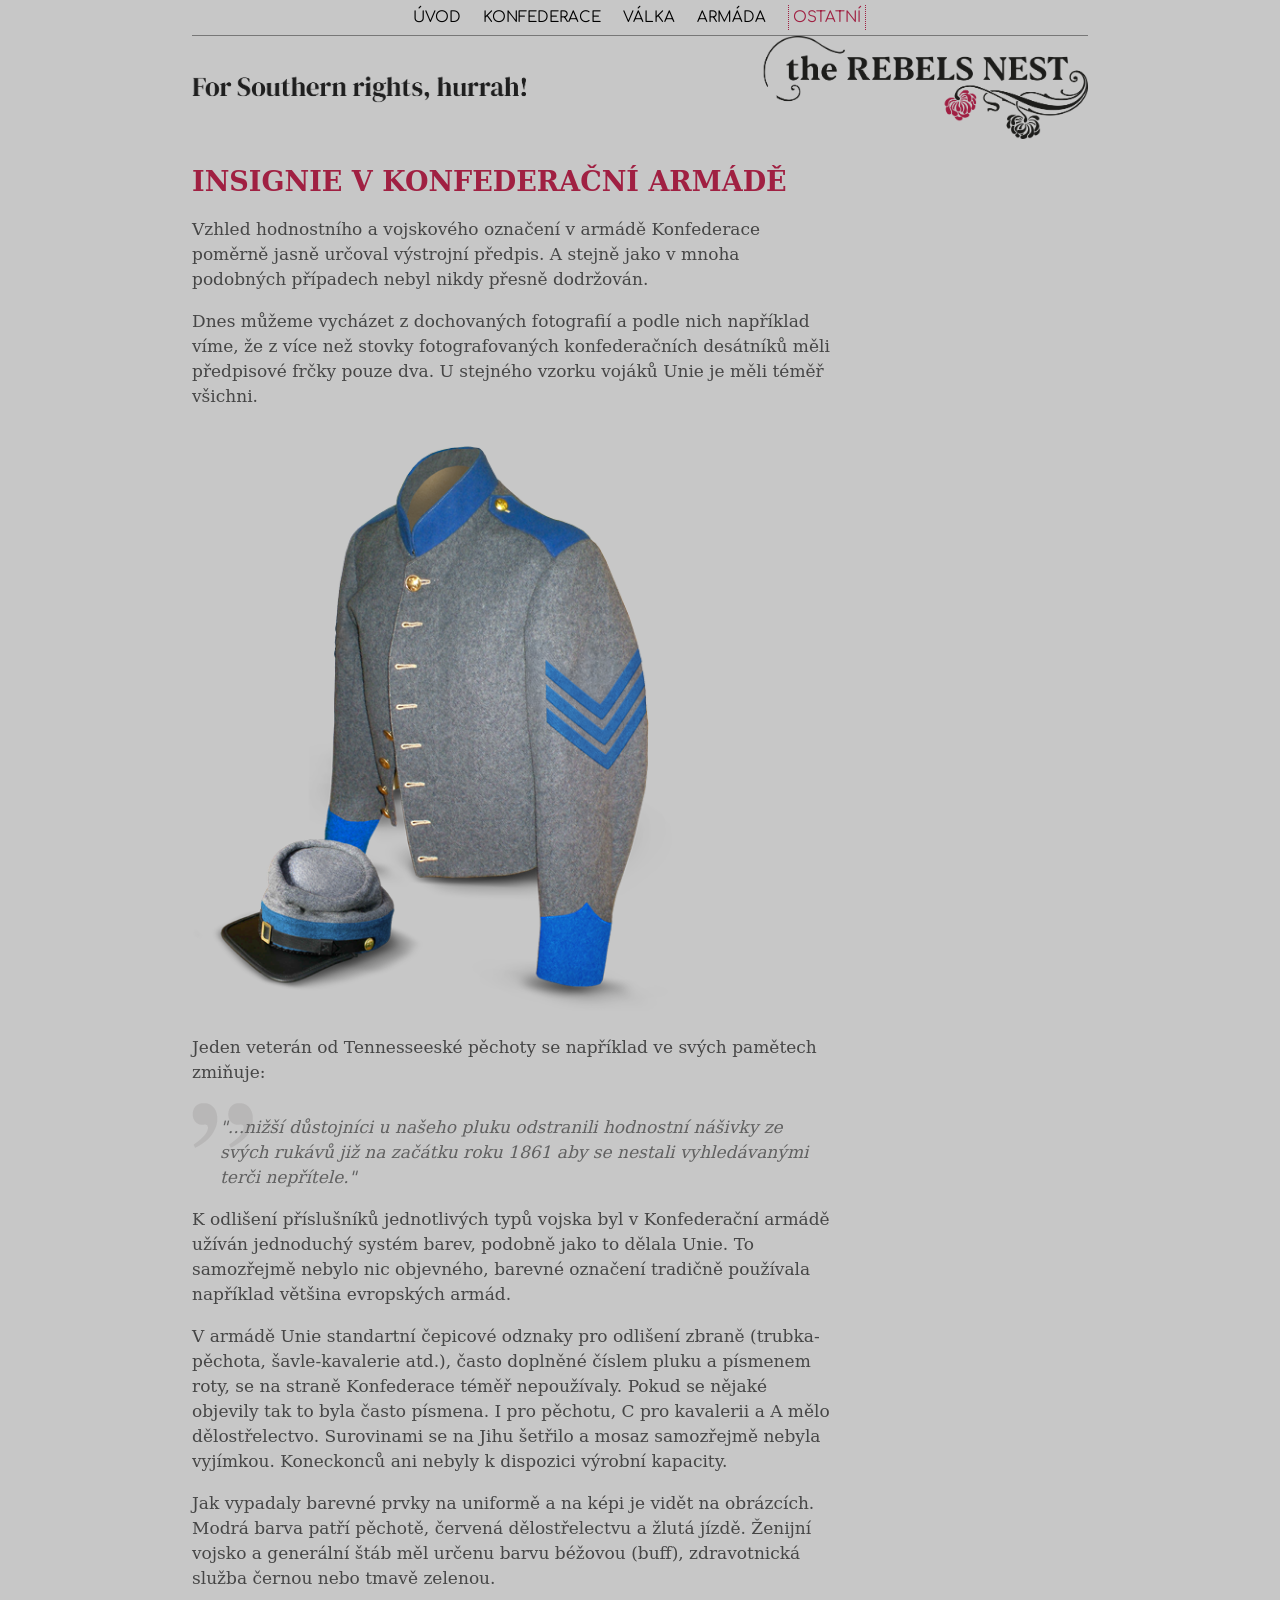
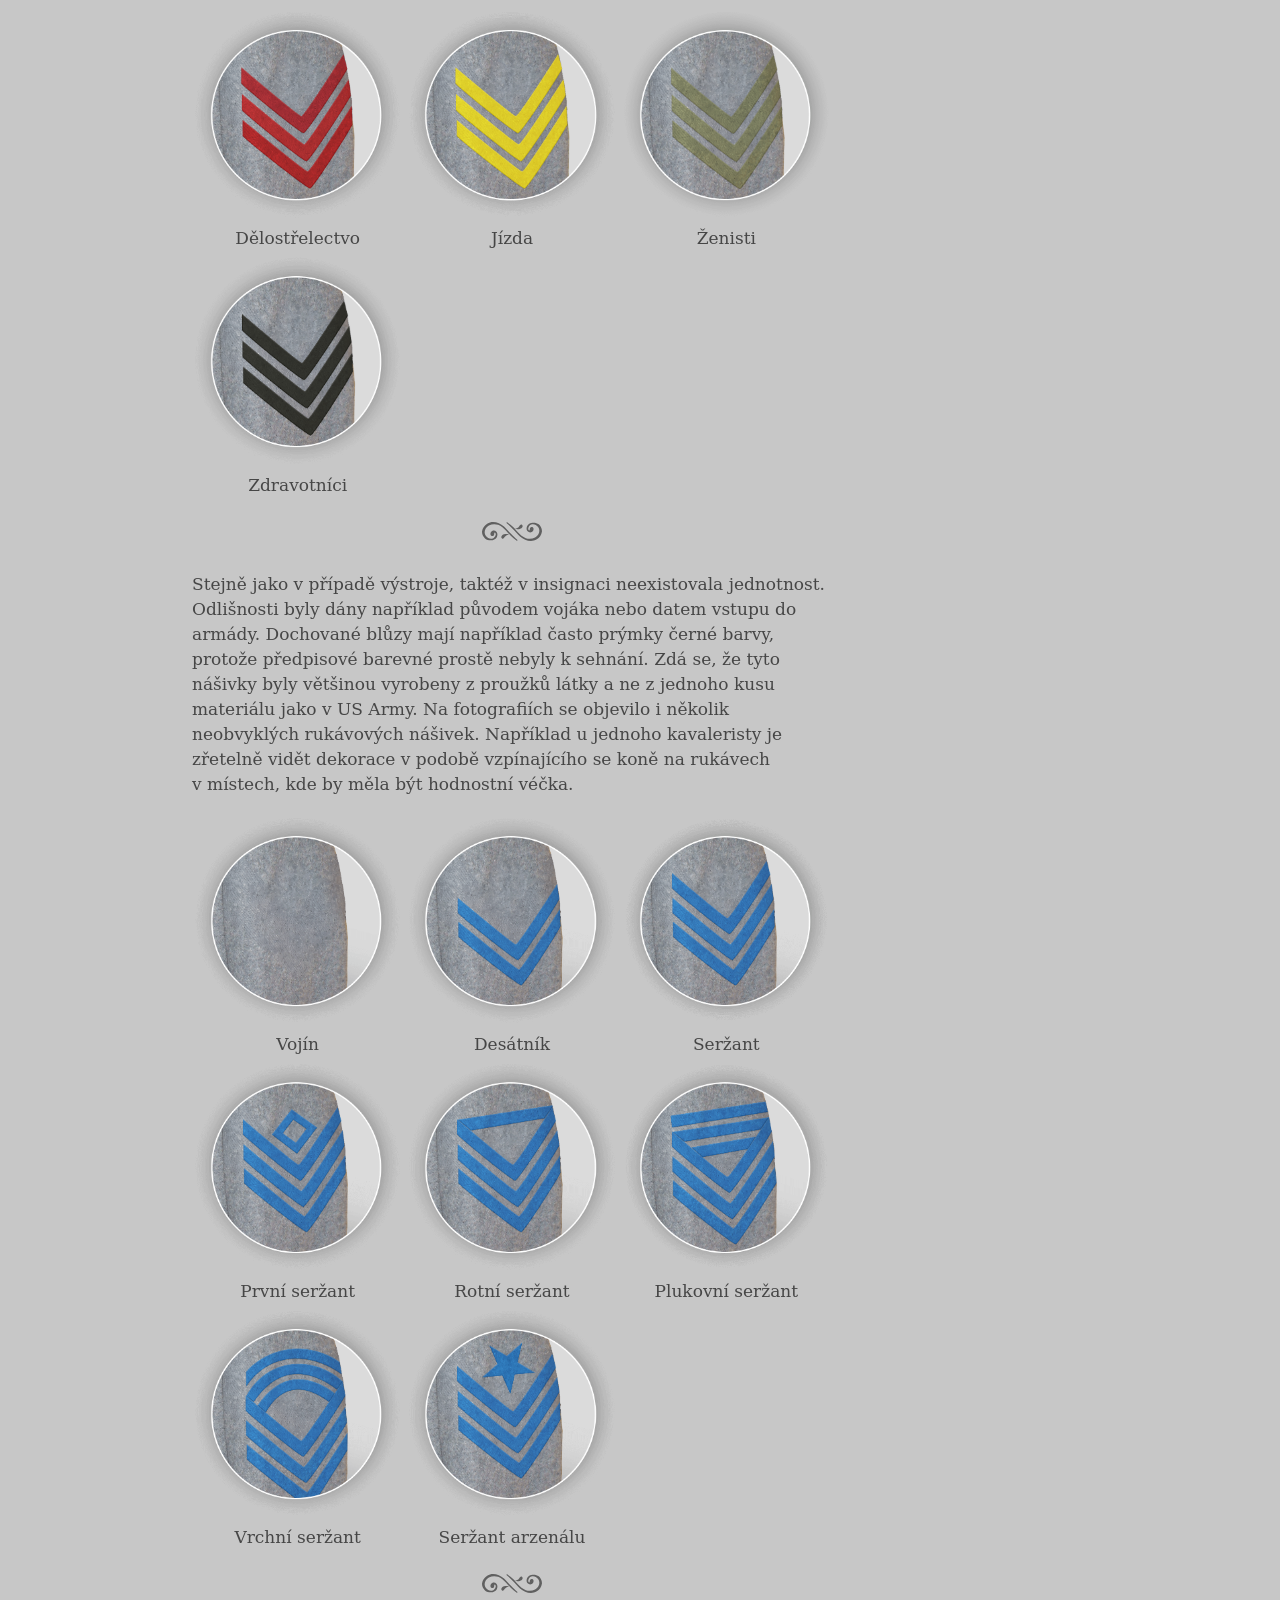
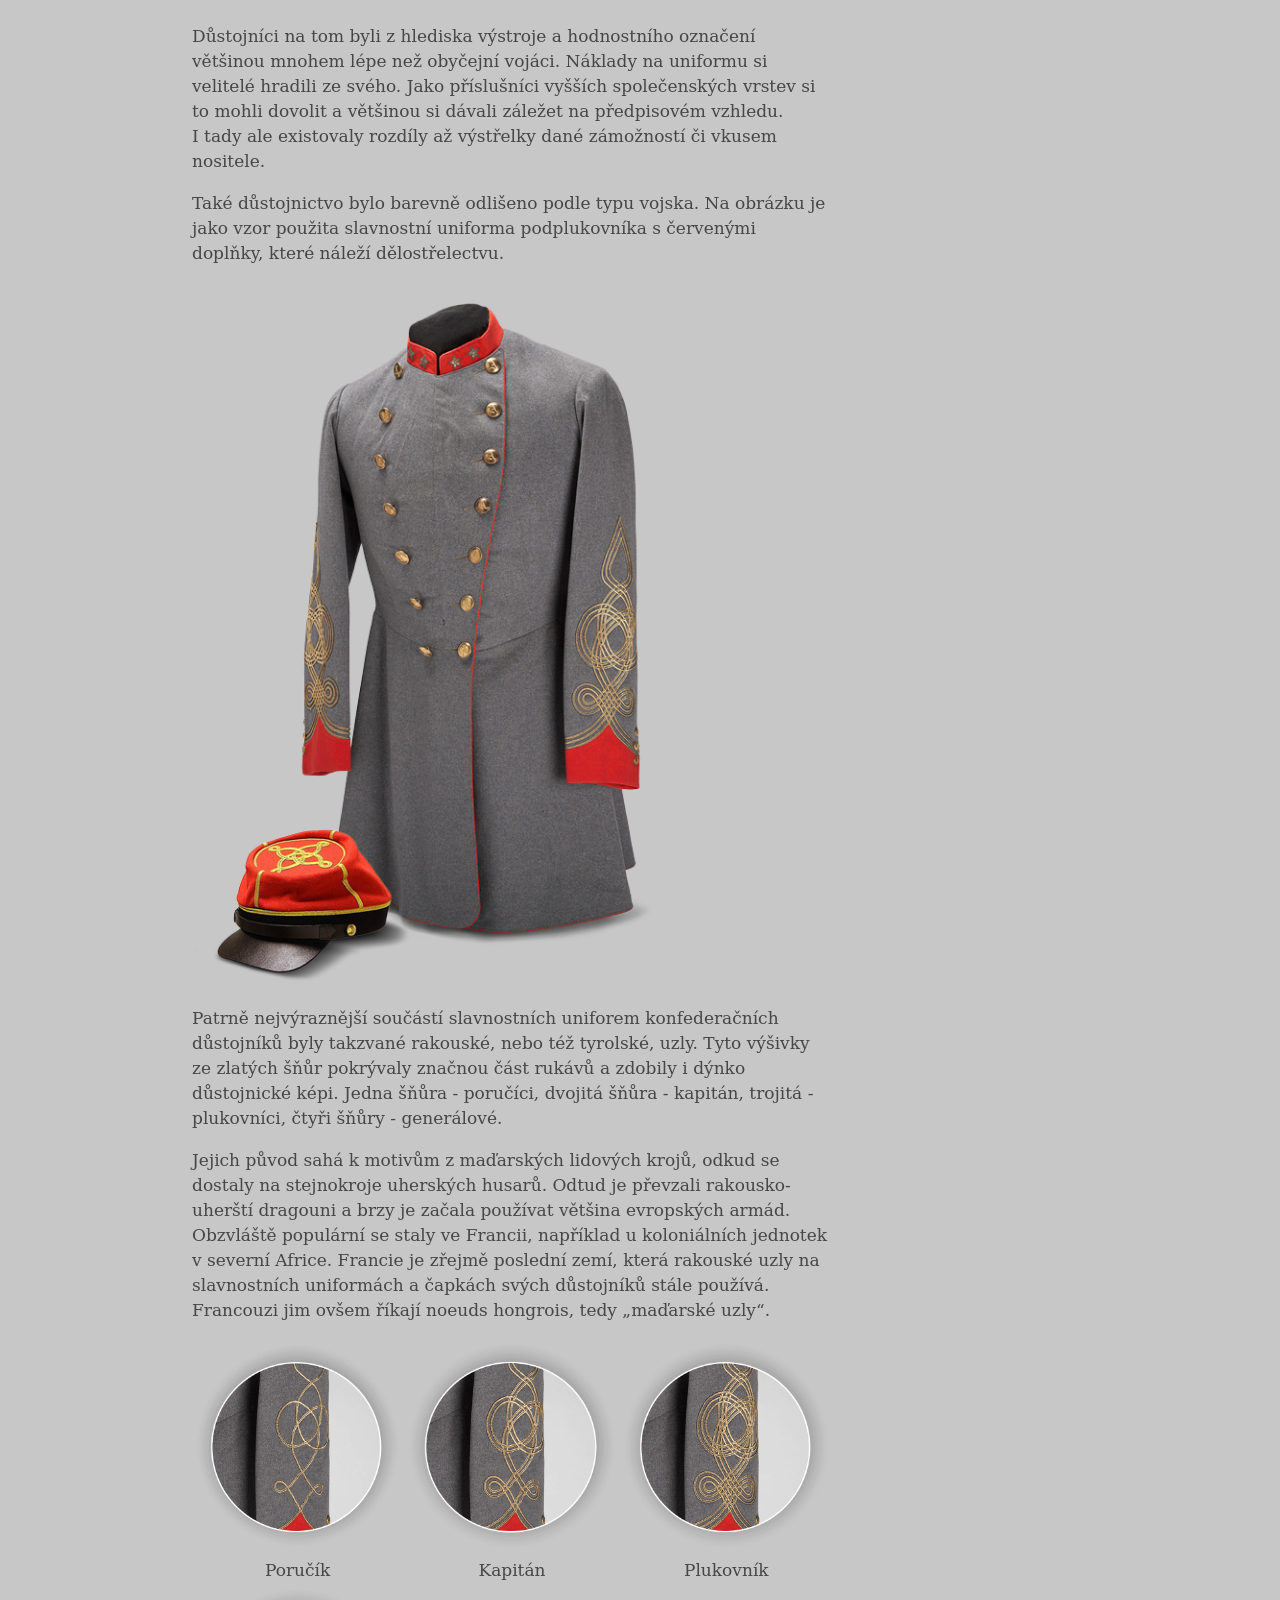
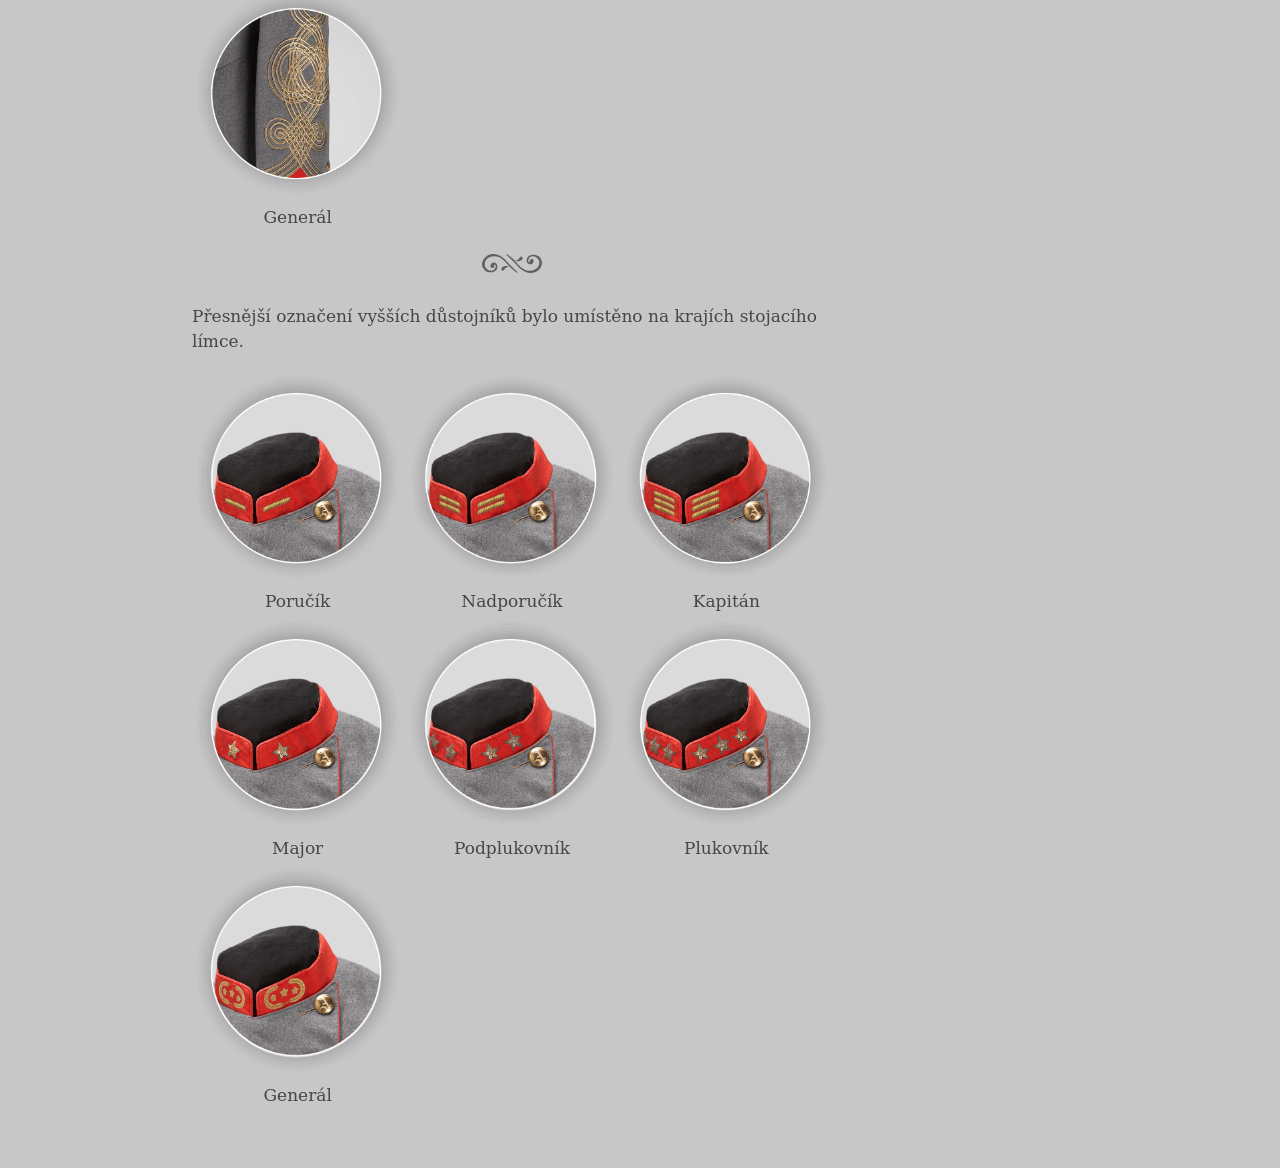
<file: insignie.html>
<!doctype html>
<html>
<head>
<meta charset="UTF-8">
<meta name="viewport" content="width=device-width, initial-scale=1.0">
<title>rebelsnest</title>
<link href="css/dixie.css" rel="stylesheet" type="text/css">
<style>
@import url('https://fonts.googleapis.com/css2?family=Comfortaa:wght@300&display=swap');
</style>
</head>
<body>
<div class="hlavicka">
  <input type="checkbox" id="mobile-menu-toggle" class="mobile-menu-toggle">
  <label for="mobile-menu-toggle" class="mobile-menu-button" aria-label="Otevřít nebo zavřít navigaci">
    <span></span><span></span><span></span>
  </label>
  <div class="container_menu">
    <div class="button"><a href="index.html">ÚVOD</a></div>
    <div class="button"><a href="konfederace.html">KONFEDERACE</a></div>
    <div class="button"><a href="valka.html">VÁLKA</a></div>
    <div class="button"><a href="armada.html">ARMÁDA</a></div>
    <div class="button"><div class="red_text">OSTATNÍ</div></div>
  </div>
  <div class="logo"><a href="index.html"><img src="img/logo_therebelsnest.png" width="70%" alt="logo"/></a></div>
</div>
	
	<!-- obsah -->

<div class="container_obsah">
  <div class="nadpis">INSIGNIE V KONFEDERAČNÍ ARMÁDĚ</div>
<p>Vzhled hodnostního a vojskového označení v armádě Konfederace poměrně jasně určoval výstrojní předpis. A stejně jako v mnoha podobných případech nebyl nikdy přesně dodržován.</p>
<p>Dnes můžeme vycházet z dochovaných fotografií a podle nich například víme, že z více než stovky fotografovaných konfederačních desátníků měli předpisové frčky pouze dva. U stejného vzorku vojáků Unie je měli téměř všichni.</p>
	
<img style="padding-top: 20px" src="img/insignie/hodnosti_jacket.png" width="75%" alt="sergeant_jacket"/>	
	
<p>Jeden veterán od Tennesseeské pěchoty se například ve svých pamětech zmiňuje: <div class="citat">"...nižší důstojníci u našeho pluku odstranili hodnostní nášivky ze svých rukávů již na začátku roku 1861 aby se nestali vyhledávanými terči nepřítele."</div></p>
	
<p>K odlišení příslušníků jednotlivých typů vojska byl v Konfederační armádě užíván jednoduchý systém barev, podobně jako to dělala Unie. To samozřejmě nebylo nic objevného, barevné označení tradičně používala například většina evropských armád.</p>
<p>V armádě Unie standartní čepicové odznaky pro odlišení zbraně (trubka-pěchota, šavle-kavalerie atd.), často doplněné číslem pluku a písmenem roty, se na straně Konfederace téměř nepoužívaly. Pokud se nějaké objevily tak to byla často písmena. I pro pěchotu, C pro kavalerii a A mělo dělostřelectvo. Surovinami se na Jihu šetřilo a mosaz samozřejmě nebyla vyjímkou. Koneckonců ani nebyly k dispozici výrobní kapacity.</p>
<p>Jak vypadaly barevné prvky na uniformě a na képi je vidět na obrázcích. Modrá barva patří pěchotě, červená dělostřelectvu a žlutá jízdě. Ženijní vojsko a generální štáb měl určenu barvu béžovou (buff), zdravotnická služba černou nebo tmavě zelenou.</p>

	
<div style="display: grid; grid-template-columns: repeat(auto-fit, minmax(200px, 1fr)); gap: 3px">
  <div class="center"><img src="img/insignie/artilerie.png" alt="" width="100%"/><br>Dělostřelectvo
</div>
<div class="center"><img src="img/insignie/kavalerie.png" alt="" width="100%"/><br>Jízda
</div>
<div class="center"><img src="img/insignie/engineers.png" alt="" width="100%"/><br>Ženisti
</div>
<div class="center"><img src="img/insignie/medical.png" alt="" width="100%"/><br>Zdravotníci
</div>
</div>
	
<div class="space"><img src="img/spacer.svg" alt="spacer" width="60px"/></div>
	
<p>Stejně jako v případě výstroje, taktéž v insignaci neexistovala jednotnost. Odlišnosti byly dány například původem vojáka nebo datem vstupu do armády. Dochované blůzy mají například často prýmky černé barvy, protože předpisové barevné prostě nebyly k sehnání. Zdá se, že tyto nášivky byly většinou vyrobeny z proužků látky a ne z jednoho kusu materiálu jako v US Army. Na fotografiích se objevilo i několik neobvyklých rukávových nášivek. Například u jednoho kavaleristy je zřetelně vidět dekorace v podobě vzpínajícího se koně na rukávech v místech, kde by měla být hodnostní véčka.</p>
	

	<div style="display: grid;
    grid-template-columns: repeat(auto-fit, minmax(200px, 1fr)); gap: 3px">
  <div class="center"><img src="img/insignie/vojin.png" alt="Vojín" width="100%"/><br>Vojín
</div>
<div class="center"><img src="img/insignie/desatnik.png" alt="Desátník" width="100%"/><br>Desátník
</div>
<div class="center"><img src="img/insignie/serzant.png" alt="Seržant" width="100%"/><br>Seržant
</div>
<div class="center"><img src="img/insignie/prvni_serzant.png" alt="První seržant" width="100%"/><br>První seržant
</div>
<div class="center"><img src="img/insignie/rotni_serzant.png" alt="Rotní seržant" width="100%"/><br>Rotní seržant
</div>
<div class="center"><img src="img/insignie/plukovni_serzant.png" alt="Plukovní seržant" width="100%"/><br>Plukovní seržant
</div>
<div class="center"><img src="img/insignie/vrchni_serzant.png" alt="vrchní seržant" width="100%"/><br>Vrchní seržant
</div>
<div class="center"><img src="img/insignie/serzant_arzenalu.png" alt="seržant arzenálu" width="100%"/><br>Seržant arzenálu
</div>
</div>
	
<div class="space"><img src="img/spacer.svg" alt="spacer" width="60px"/></div>

<p>Důstojníci na tom byli z hlediska výstroje a hodnostního označení většinou mnohem lépe než obyčejní vojáci. Náklady na uniformu si velitelé hradili ze svého. Jako příslušníci vyšších společenských vrstev si to mohli dovolit a většinou si dávali záležet na předpisovém vzhledu. I tady ale existovaly rozdíly až výstřelky dané zámožností či vkusem nositele.</p>

<p>Také důstojnictvo bylo barevně odlišeno podle typu vojska. Na obrázku je jako vzor použita slavnostní uniforma podplukovníka s červenými doplňky, které náleží dělostřelectvu.</p>
	
<img style="padding-top: 20px" src="img/insignie/hodnosti_officer_coat.png" width="75%" alt="colonel_coat"/>

<p>Patrně nejvýraznější součástí slavnostních uniforem konfederačních důstojníků byly takzvané rakouské, nebo též tyrolské, uzly. Tyto výšivky ze zlatých šňůr pokrývaly značnou část rukávů a zdobily i dýnko důstojnické képi. Jedna šňůra - poručíci, dvojitá šňůra - kapitán, trojitá - plukovníci, čtyři šňůry - generálové.</p>
<p>Jejich původ sahá k motivům z maďarských lidových krojů, odkud se dostaly na stejnokroje uherských husarů. Odtud je převzali rakousko-uherští dragouni a brzy je začala používat většina evropských armád. Obzvláště populární se staly ve Francii, například u koloniálních jednotek v severní Africe. Francie je zřejmě poslední zemí, která rakouské uzly na slavnostních uniformách a čapkách svých důstojníků stále používá. Francouzi jim ovšem říkají noeuds hongrois, tedy „maďarské uzly“.</p>
	
	<div style="display: grid;
    grid-template-columns: repeat(auto-fit, minmax(200px, 1fr)); gap: 3px">
  <div class="center"><img src="img/insignie/porucik_snury.png" alt="Poručík" width="100%"/><br>Poručík
</div>
<div class="center"><img src="img/insignie/kapitan_snury.png" alt="Kapitán" width="100%"/><br>Kapitán
</div>
<div class="center"><img src="img/insignie/plukovnik_snury.png" alt="Plukovník" width="100%"/><br>Plukovník
</div>
<div class="center"><img src="img/insignie/general_snury.png" alt="Generál" width="100%"/><br>Generál
</div>

</div>
	
<div class="space"><img src="img/spacer.svg" alt="spacer" width="60px"/></div>
	
<p>Přesnější označení vyšších důstojníků bylo umístěno na krajích stojacího límce.</p>
<div style="display: grid;
    grid-template-columns: repeat(auto-fit, minmax(200px, 1fr)); gap: 3px">
  <div class="center"><img src="img/insignie/porucik_limec.png" alt="Poručík" width="100%"/><br>Poručík
</div>
<div class="center"><img src="img/insignie/nadporucik_limec.png" alt="Nadporučík" width="100%"/><br>Nadporučík
</div>
<div class="center"><img src="img/insignie/kapitan_limec.png" alt="Kapitán" width="100%"/><br>Kapitán
</div>
<div class="center"><img src="img/insignie/major_limec.png" alt="Major" width="100%"/><br>Major
</div>
<div class="center"><img src="img/insignie/podplukovnik_limec.png" alt="Podplukovník" width="100%"/><br>Podplukovník
</div>
<div class="center"><img src="img/insignie/plukovnik_limec.png" alt="Plukovník" width="100%"/><br>Plukovník
</div>
<div class="center"><img src="img/insignie/general_limec.png" alt="Generál" width="100%"/><br>Generál
</div>
</div>
</div>


	<!-- jednoznakovky -->
	<script>
document.addEventListener("DOMContentLoaded", () => {
  const elements = document.querySelectorAll("p, span, div"); // uprav podle potřeby
  elements.forEach(el => {
    el.innerHTML = el.innerHTML.replace(/(\s|^)([ksvzaiou])( )/gi, "$1$2&nbsp;");
  });
});
</script>
	<!-- jednoznakovky konec-->	
	
	
</body>
</html>
</file>
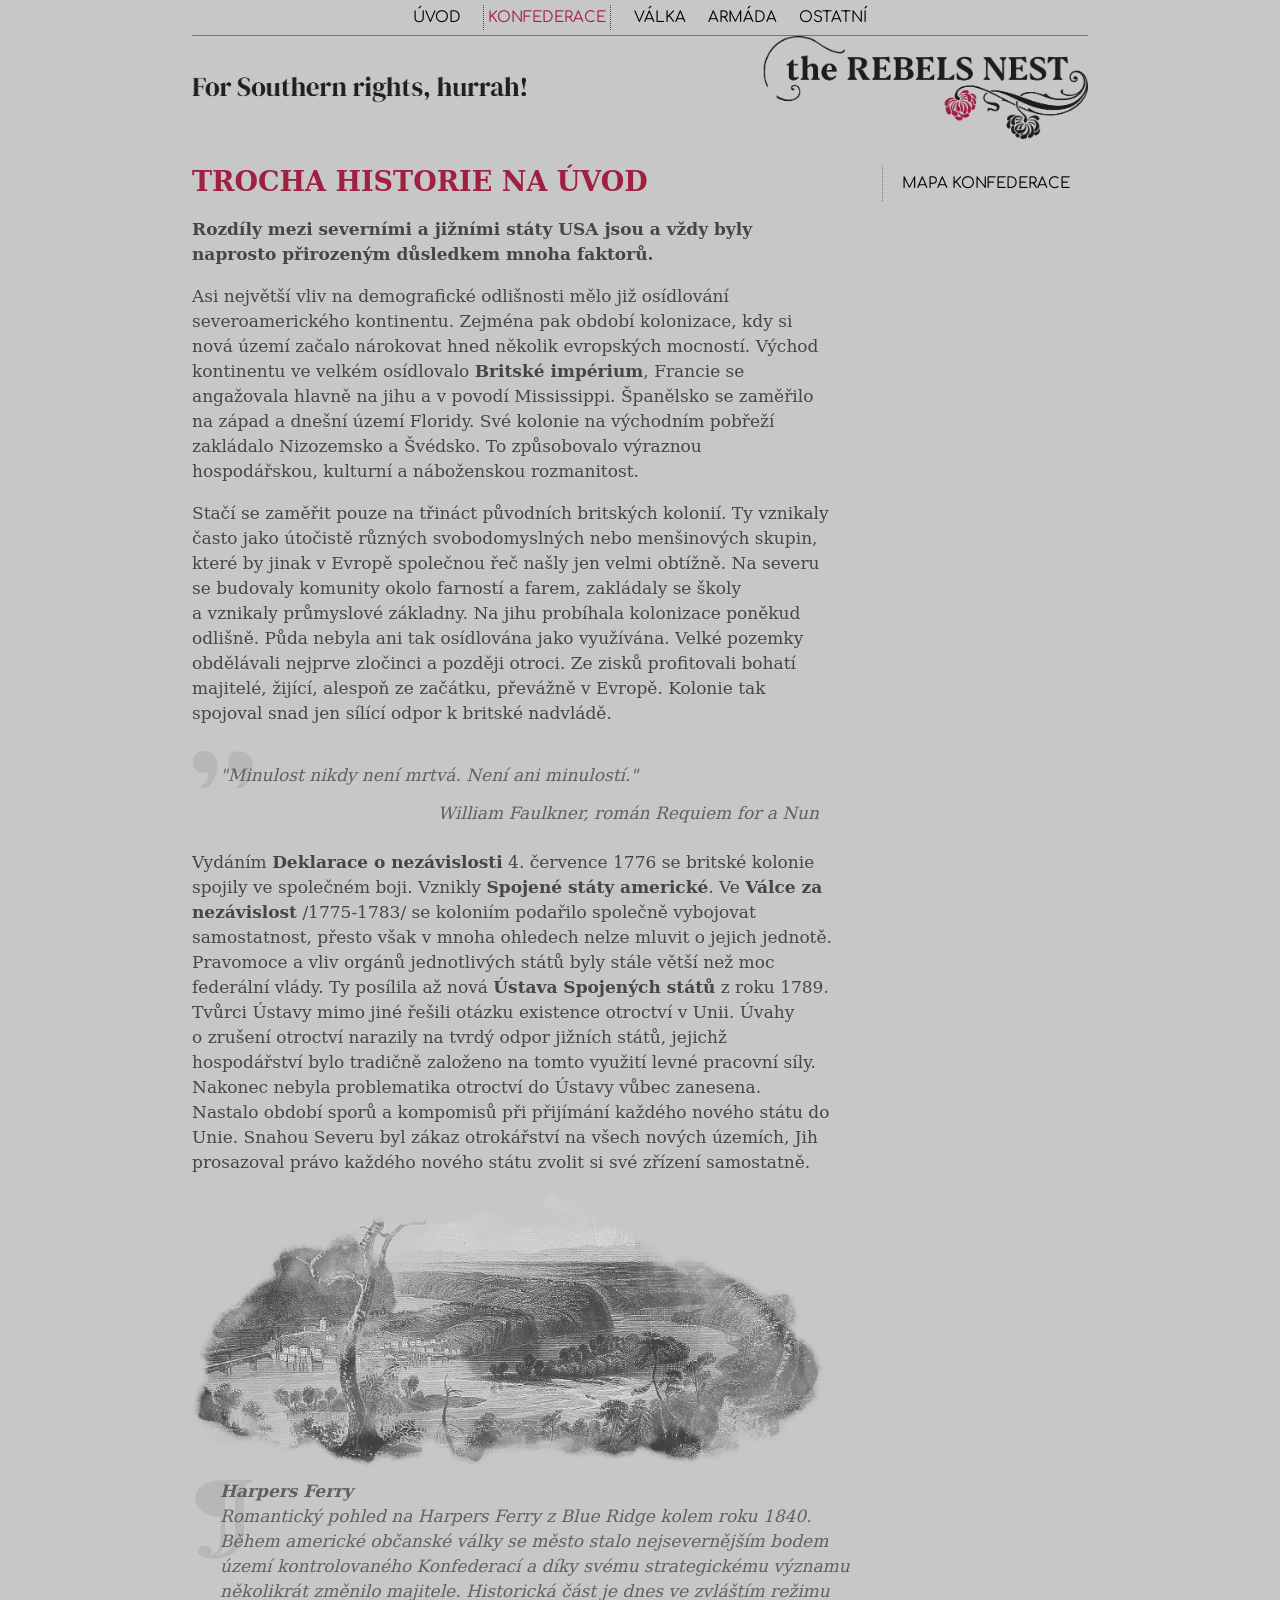
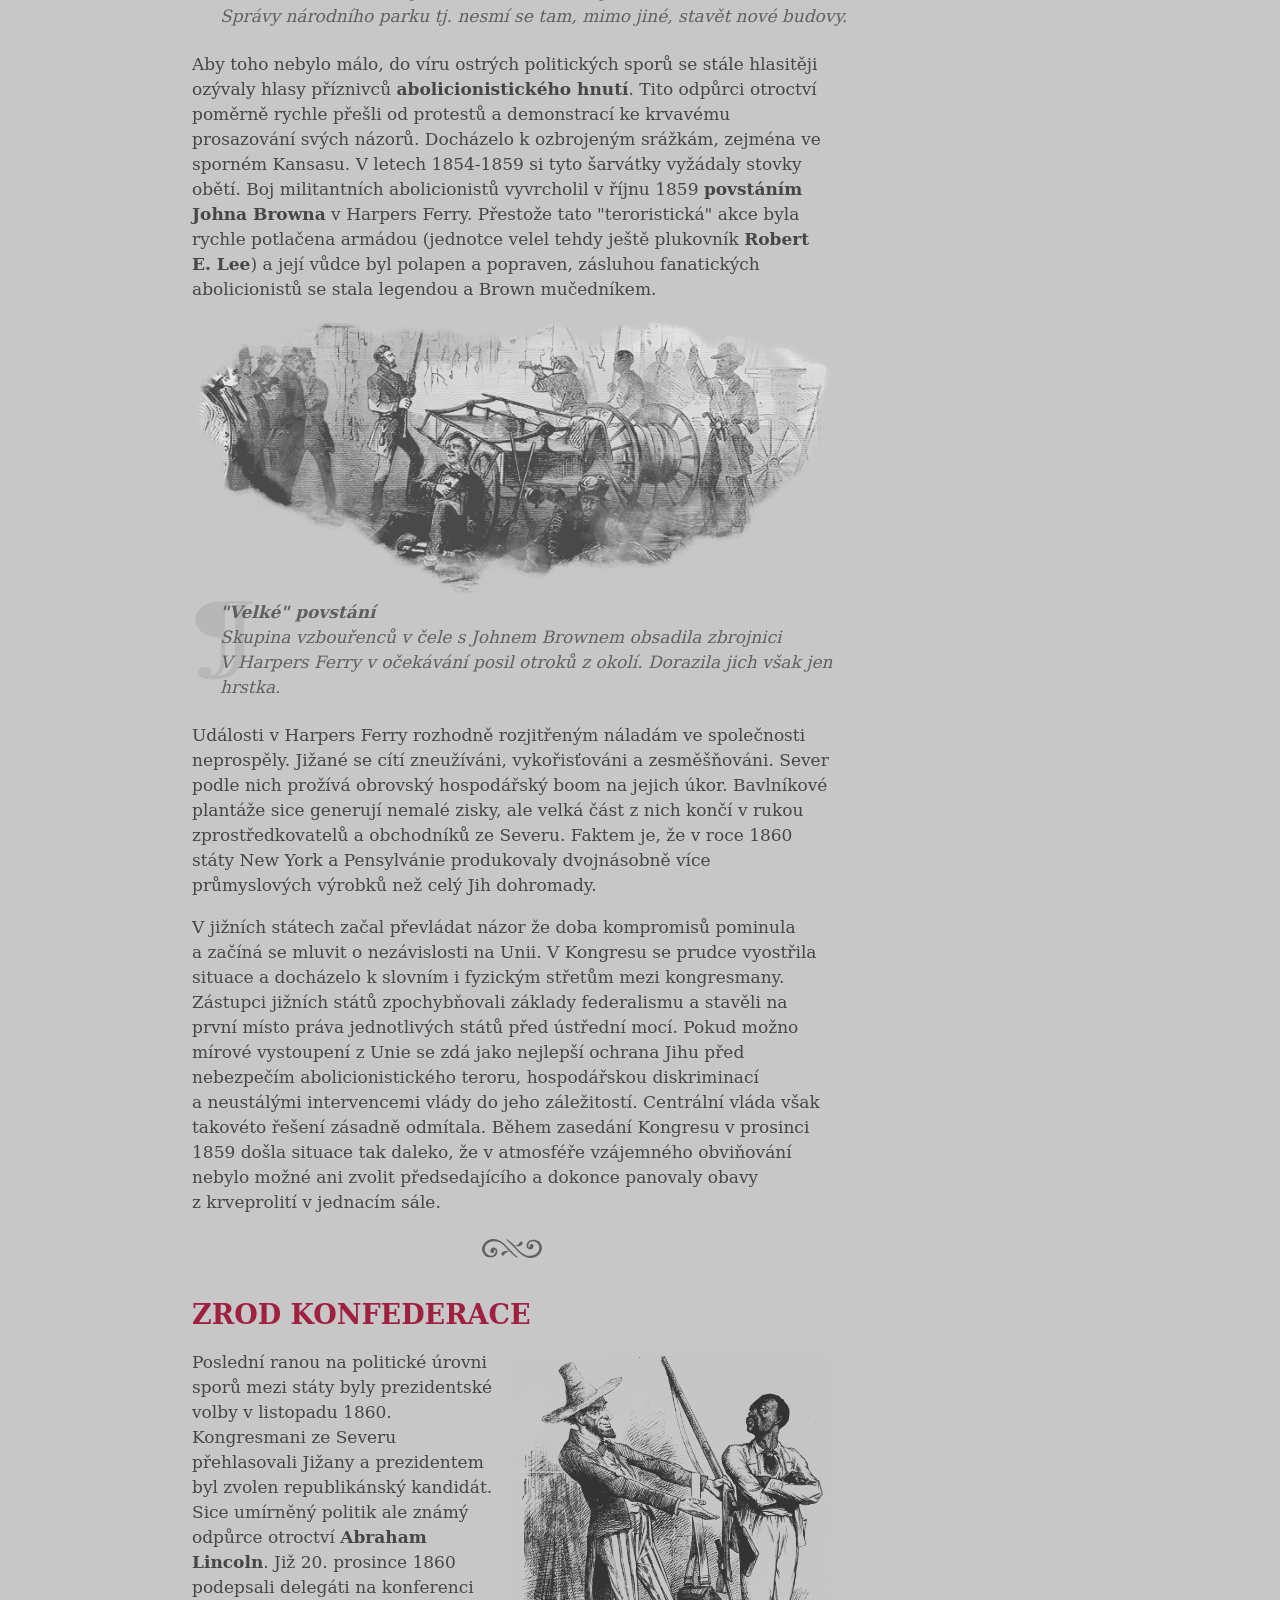
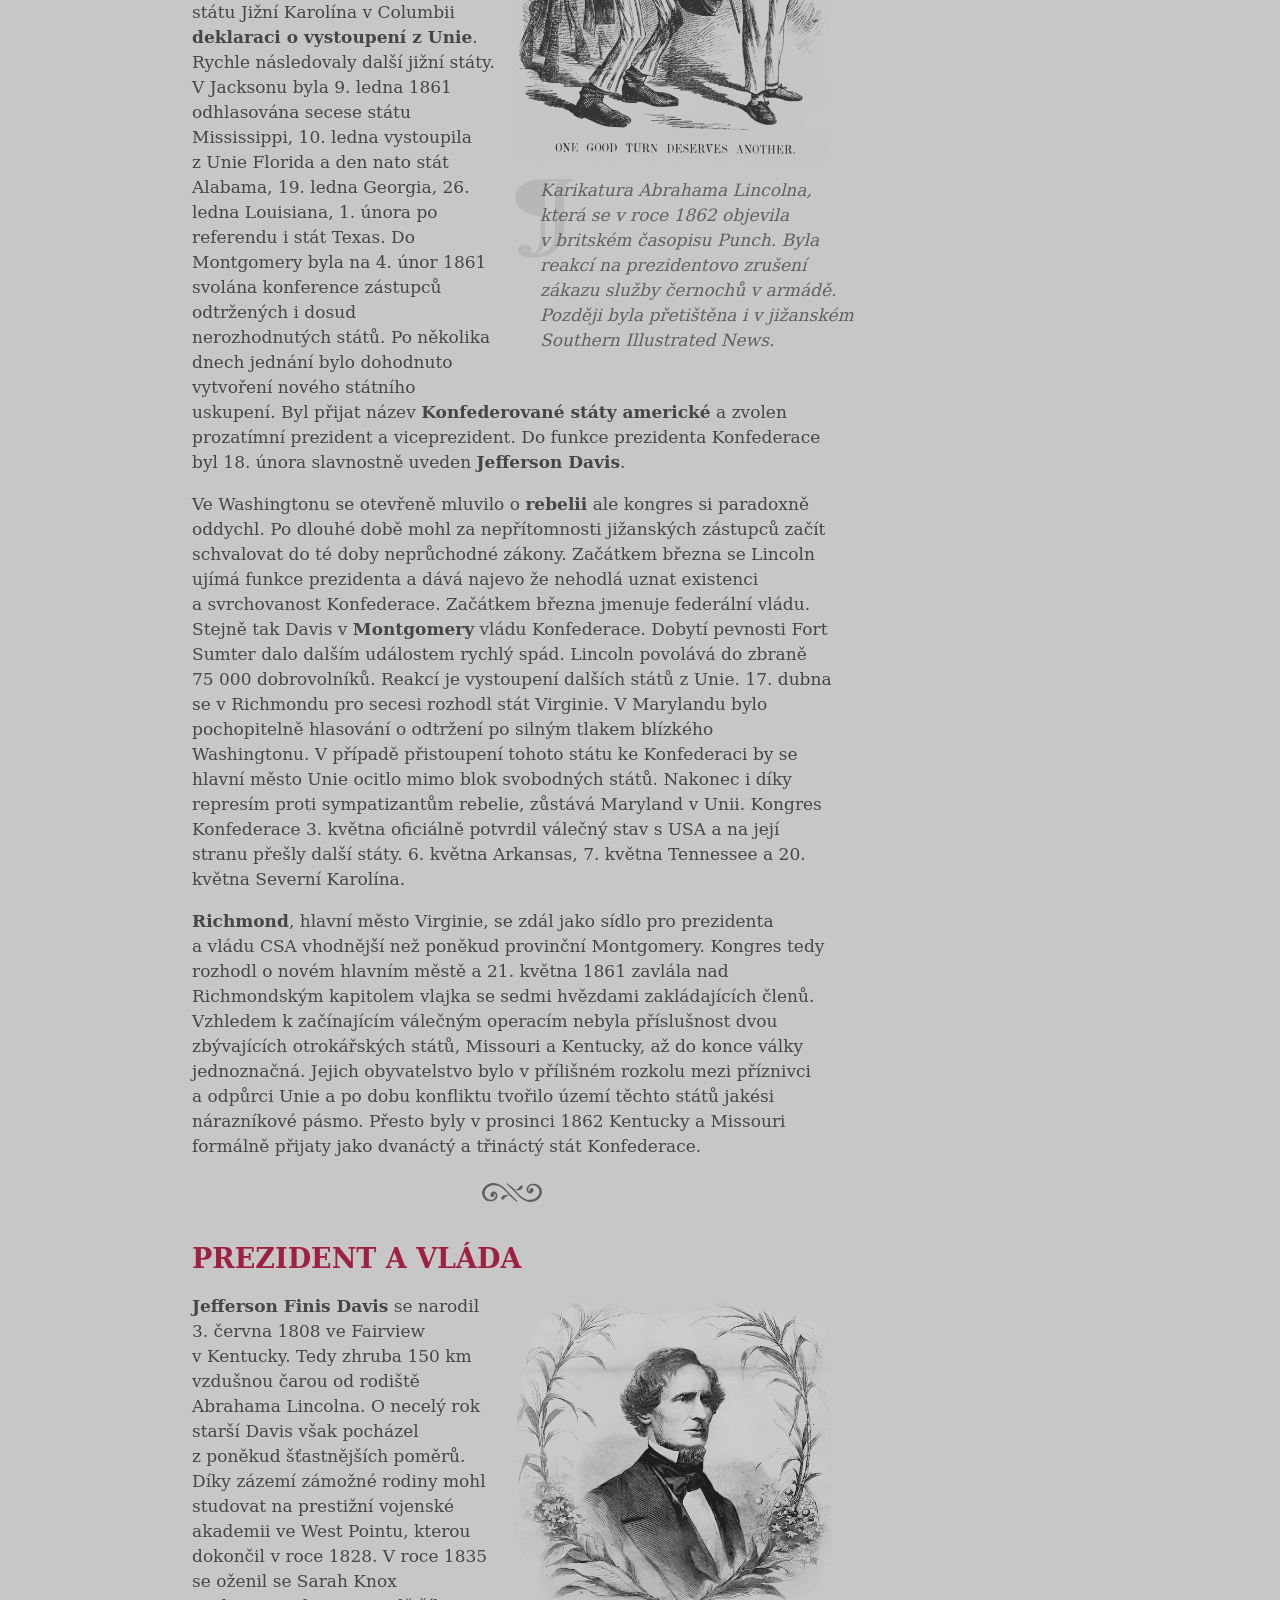
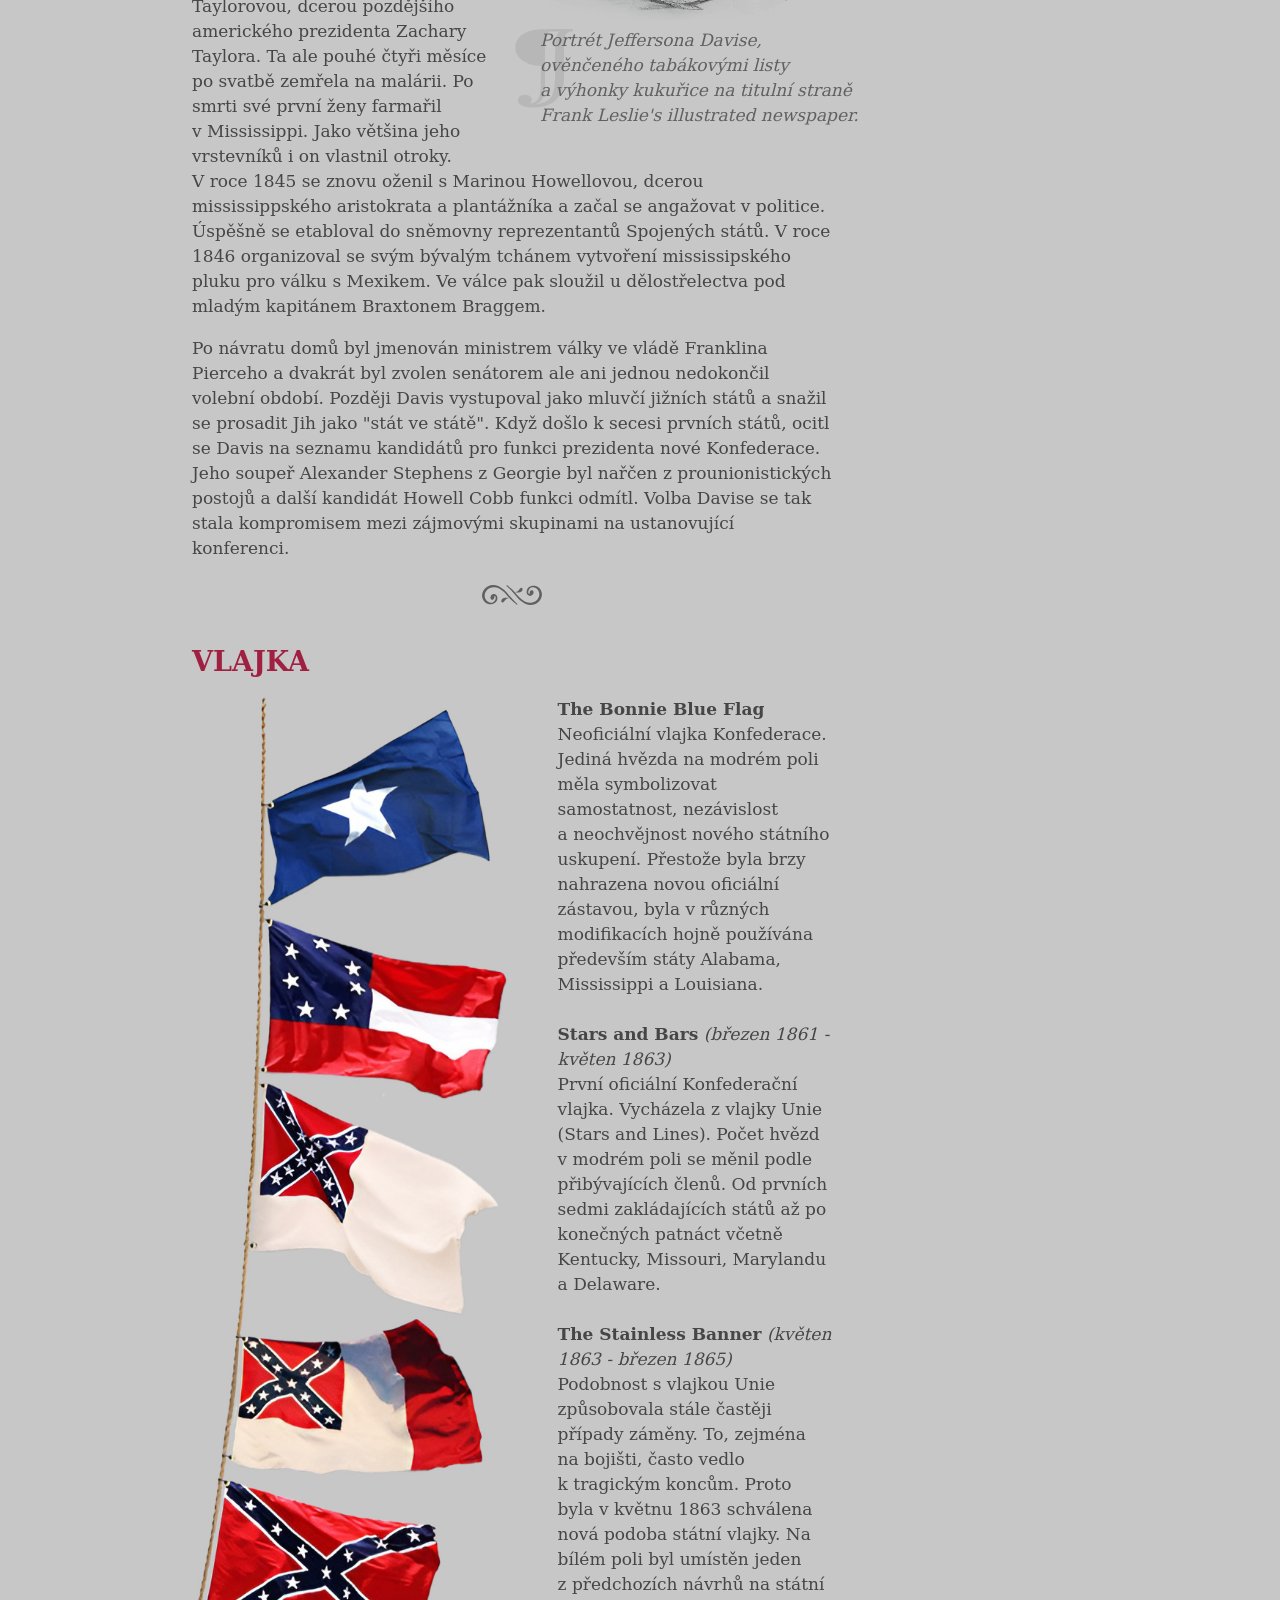
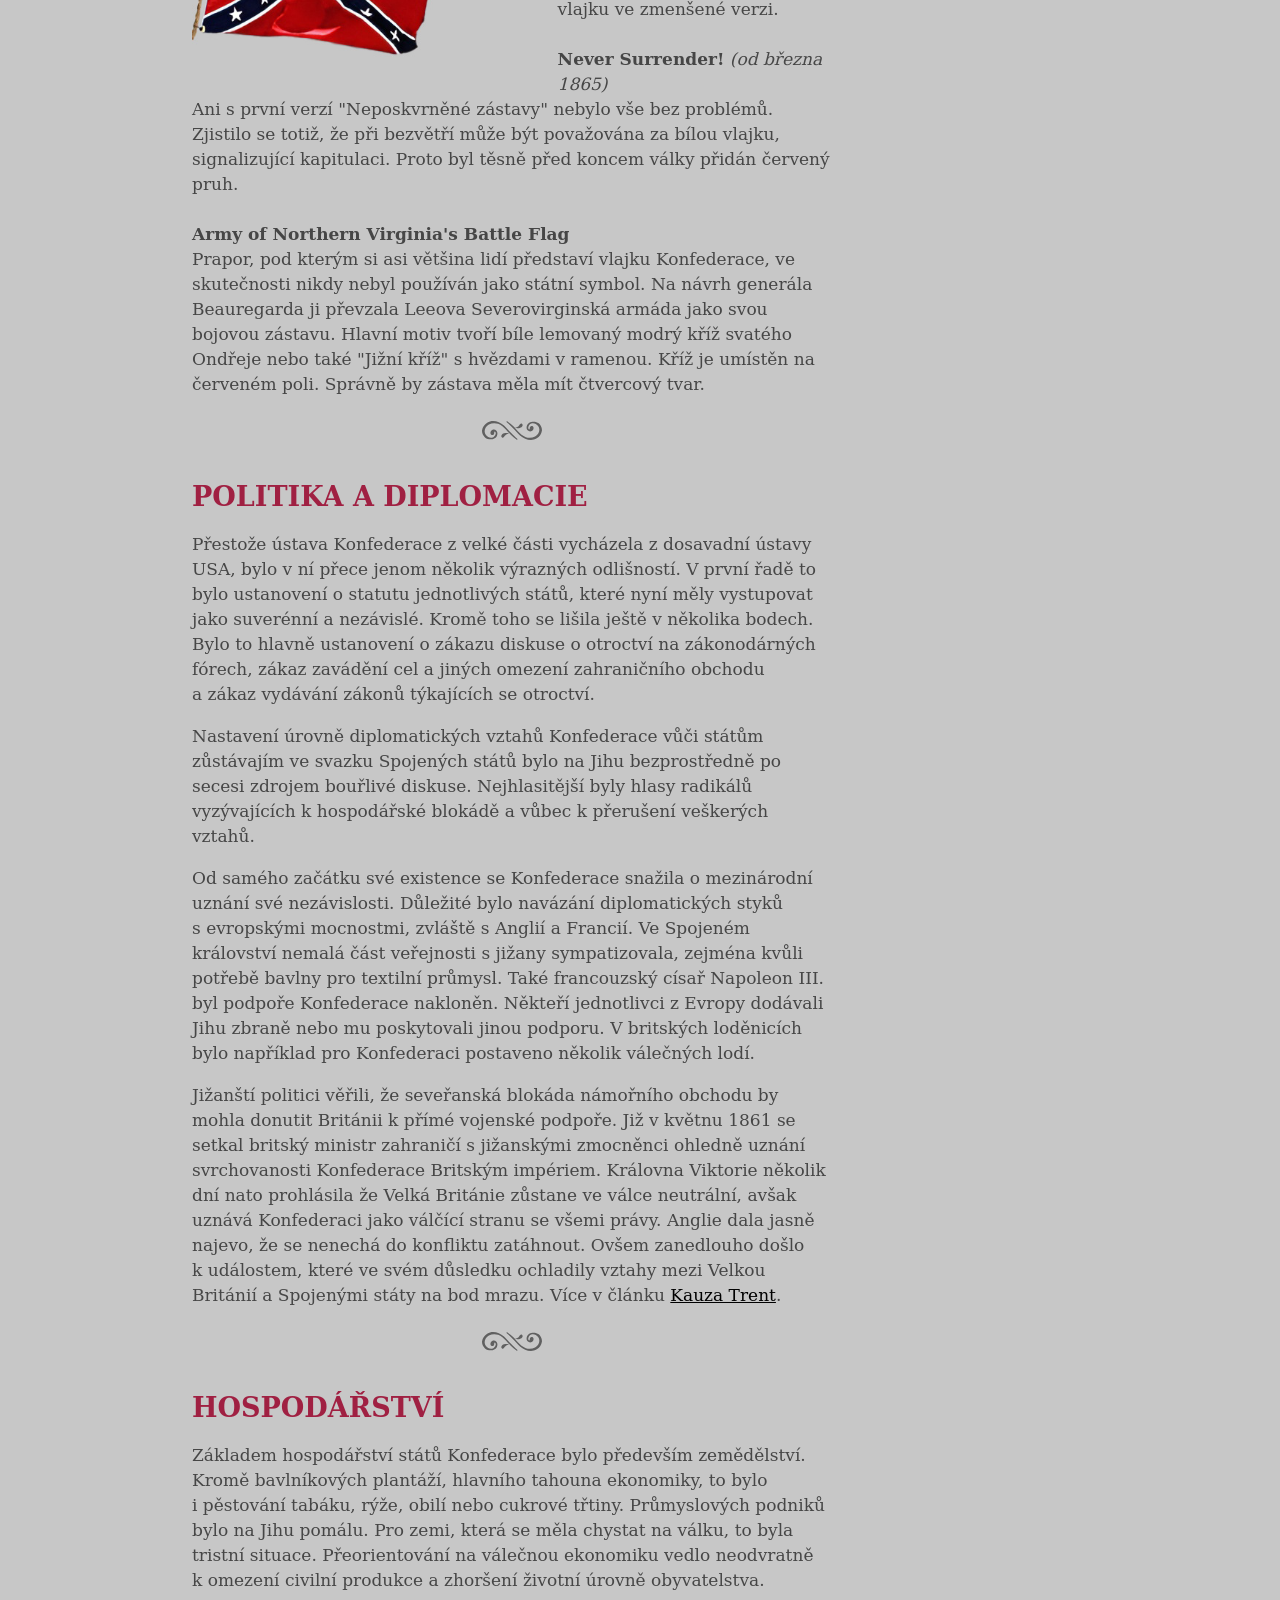
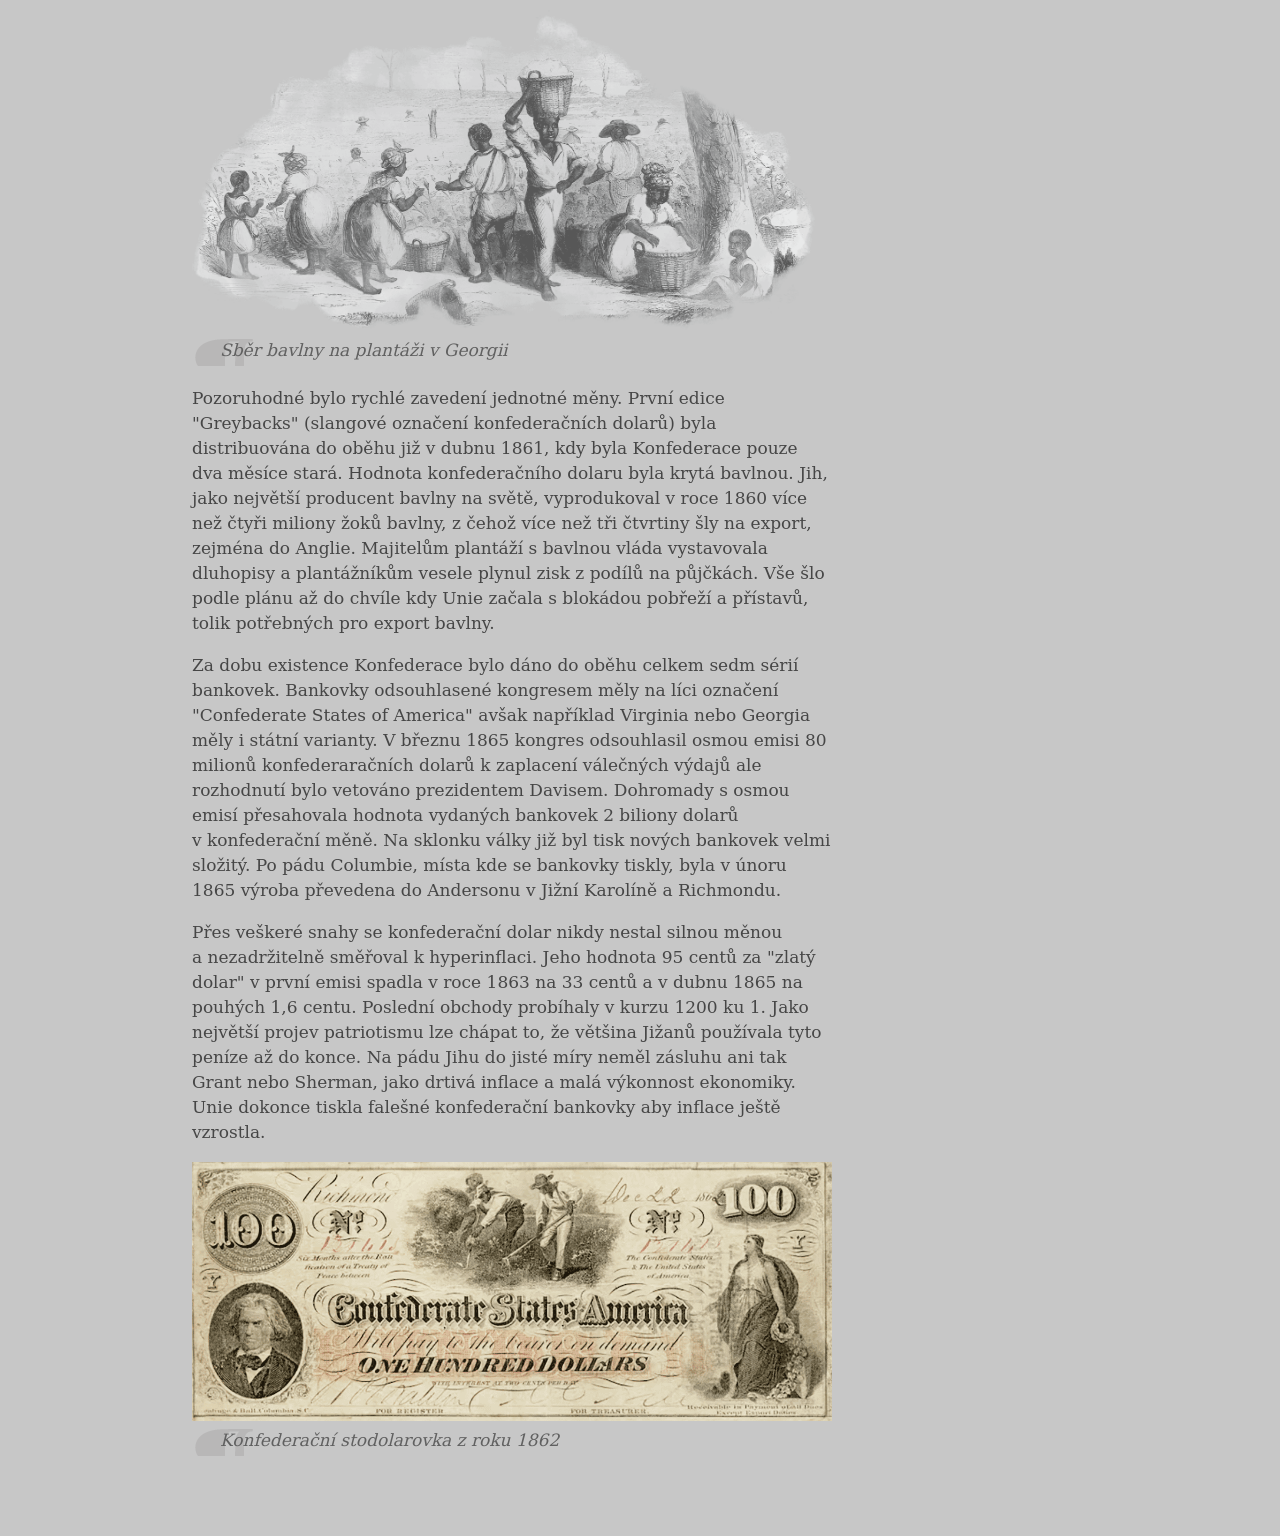
<file: konfederace.html>
<!doctype html>
<html>
<head>
<meta charset="UTF-8">
<meta name="viewport" content="width=device-width, initial-scale=1.0">
<title>rebelsnest</title>
<link href="css/dixie.css" rel="stylesheet" type="text/css">
<style>
@import url('https://fonts.googleapis.com/css2?family=Comfortaa:wght@300&display=swap');
</style>
</head>
<body>
<div class="hlavicka">
  <input type="checkbox" id="mobile-menu-toggle" class="mobile-menu-toggle">
  <label for="mobile-menu-toggle" class="mobile-menu-button" aria-label="Otevřít nebo zavřít navigaci">
    <span></span><span></span><span></span>
  </label>
  <div class="container_menu">
    <div class="button"><a href="index.html">ÚVOD</a></div>
    <div class="button"><div class="red_text">KONFEDERACE</div></div>
    <div class="button"><a href="valka.html">VÁLKA</a></div>
    <div class="button"><a href="armada.html">ARMÁDA</a></div>
    <div class="button"><a href="clanky.html">OSTATNÍ</a></div>
  </div>
  <div class="logo"><a href="index.html"><img src="img/logo_therebelsnest.png" width="70%" alt="logo"/></a></div>
</div>
	
	<div class="container_obsah">

<div class="right_part">
		<a href="mapa_konfederace.html"><div class="right_part_button">MAPA KONFEDERACE</div></a>
	</div>
		
		<div class="nadpis">TROCHA HISTORIE NA ÚVOD</div>
		<p><strong>Rozdíly mezi severními a jižními státy USA jsou a vždy byly naprosto přirozeným důsledkem mnoha faktorů.</strong></p>

		<p>Asi největší vliv na demografické odlišnosti mělo již osídlování severoamerického kontinentu. Zejména pak období kolonizace, kdy si nová území začalo nárokovat hned několik evropských mocností. Východ kontinentu ve velkém osídlovalo <strong>Britské impérium</strong>, Francie se angažovala hlavně na jihu a v povodí Mississippi. Španělsko se zaměřilo na západ a dnešní území Floridy. Své kolonie na východním pobřeží zakládalo Nizozemsko a Švédsko. To způsobovalo výraznou hospodářskou, kulturní a náboženskou rozmanitost.</p>
		
		<p>Stačí se zaměřit pouze na třináct původních britských kolonií. Ty vznikaly často jako útočistě různých svobodomyslných nebo menšinových skupin, které by jinak v Evropě společnou řeč našly jen velmi obtížně. Na severu se budovaly komunity okolo farností a farem, zakládaly se školy a vznikaly průmyslové základny. Na jihu probíhala kolonizace poněkud odlišně. Půda nebyla ani tak osídlována jako využívána. Velké pozemky obdělávali nejprve zločinci a později otroci. Ze zisků profitovali bohatí majitelé, žijící, alespoň ze začátku, převážně v Evropě. Kolonie tak spojoval snad jen sílící odpor k britské nadvládě.</p>
		
		<div class="space"> </div>
<div class="citat">"Minulost nikdy není mrtvá. Není ani minulostí."</div>
        <div class="citat_autor">William Faulkner, román Requiem for a Nun</div>
				<div class="space"> </div>
        		
<p>Vydáním <strong>Deklarace o nezávislosti</strong> 4. července 1776 se britské kolonie spojily ve společném boji. Vznikly <strong>Spojené státy americké</strong>. Ve <strong>Válce za nezávislost</strong> /1775-1783/ se koloniím podařilo společně vybojovat samostatnost, přesto však v mnoha ohledech nelze mluvit o jejich jednotě. Pravomoce a vliv orgánů jednotlivých států byly stále větší než moc federální vlády. Ty posílila až nová <strong>Ústava Spojených států</strong> z roku 1789. Tvůrci Ústavy mimo jiné řešili otázku existence otroctví v Unii. Úvahy o zrušení otroctví narazily na tvrdý odpor jižních států, jejichž hospodářství bylo tradičně založeno na tomto využití levné pracovní síly. Nakonec nebyla problematika otroctví do Ústavy vůbec zanesena. Nastalo období sporů a kompomisů při přijímání každého nového státu do Unie. Snahou Severu byl zákaz otrokářství na všech nových územích, Jih prosazoval právo každého nového státu zvolit si své zřízení samostatně.</p>
		
		<img src="img/konfederace/Harpers_Blue_Ridge.gif" width="100%"  alt="Pohled na Harpers Ferry"/><div class="popisek"><strong>Harpers Ferry</strong><br>
		  Romantický pohled na Harpers Ferry z Blue Ridge kolem roku 1840. Během americké občanské války se město stalo nejsevernějším bodem území kontrolovaného Konfederací a díky svému strategickému významu několikrát změnilo majitele. Historická část je dnes ve zvláštím režimu Správy národního parku tj. nesmí se tam, mimo jiné, stavět nové budovy.</div>
		
		
		<p>Aby toho nebylo málo, do víru ostrých politických sporů se stále hlasitěji ozývaly hlasy příznivců <strong>abolicionistického hnutí</strong>. Tito odpůrci otroctví poměrně rychle přešli od protestů a demonstrací ke krvavému prosazování svých názorů. Docházelo k ozbrojeným srážkám, zejména ve sporném Kansasu. V letech 1854-1859 si tyto šarvátky vyžádaly stovky obětí. Boj militantních abolicionistů vyvrcholil v říjnu 1859 <strong>povstáním Johna Browna</strong> v Harpers Ferry. Přestože tato "teroristická" akce byla rychle potlačena armádou (jednotce velel tehdy ještě plukovník <strong>Robert E. Lee</strong>) a její vůdce byl polapen a popraven, zásluhou fanatických abolicionistů se stala legendou a Brown mučedníkem.</p>
		
		<img src="img/konfederace/John_Brown_raid.gif" width="100%" alt="Povstání Johna Browna"/>
		<div class="popisek"><strong>"Velké" povstání</strong><br> Skupina vzbouřenců v čele s Johnem Brownem obsadila zbrojnici V Harpers Ferry v&nbsp;očekávání posil otroků z okolí. Dorazila jich však jen hrstka.</div>
		
		<p>Události v Harpers Ferry rozhodně rozjitřeným náladám ve společnosti neprospěly. Jižané se cítí zneužíváni, vykořisťováni a zesměšňováni. Sever podle nich prožívá obrovský hospodářský boom na jejich úkor. Bavlníkové plantáže sice generují nemalé zisky, ale velká část z nich končí v rukou zprostředkovatelů a obchodníků ze Severu. Faktem je, že v roce 1860 státy New York a Pensylvánie produkovaly dvojnásobně více průmyslových výrobků než celý Jih dohromady.</p>
		
		<p>V jižních státech začal převládat názor že doba kompromisů pominula a začíná se mluvit o nezávislosti na Unii. V Kongresu se prudce vyostřila situace a docházelo k slovním i fyzickým střetům mezi kongresmany. Zástupci jižních států zpochybňovali základy federalismu a stavěli na první místo práva jednotlivých států před ústřední mocí. Pokud možno mírové vystoupení z Unie se zdá jako nejlepší ochrana Jihu před nebezpečím abolicionistického teroru, hospodářskou diskriminací a neustálými intervencemi vlády do jeho záležitostí. Centrální vláda však takovéto řešení zásadně odmítala. Během zasedání Kongresu v prosinci 1859 došla situace tak daleko, že v atmosféře vzájemného obviňování nebylo možné ani zvolit předsedajícího a dokonce panovaly obavy z krveprolití v jednacím sále.</p>

		<div class="space"><img src="img/spacer.svg" alt="spacer" width="60px"/></div>

		<div class="nadpis">ZROD KONFEDERACE</div>

		<p>
		<div class="img_half_right"><img src="img/konfederace/abraham_lincoln_caricature.gif" alt="Karikatura Abrahama Lincolna" width="100%"/>
		  <div class="popisek">Karikatura Abrahama Lincolna, která se v roce 1862 objevila v britském časopisu Punch. Byla reakcí na prezidentovo zrušení zákazu služby černochů v armádě. Později byla přetištěna i v jižanském Southern Illustrated News.</div>
		</div>
		
		Poslední ranou na politické úrovni sporů mezi státy byly prezidentské volby v listopadu 1860. Kongresmani ze Severu přehlasovali Jižany a prezidentem byl zvolen republikánský kandidát. Sice umírněný politik ale známý odpůrce otroctví <strong>Abraham Lincoln</strong>. Již 20. prosince 1860 podepsali delegáti na konferenci státu Jižní Karolína v Columbii <strong>deklaraci o vystoupení z&nbsp;Unie</strong>. Rychle následovaly další jižní státy. V&nbsp;Jacksonu byla 9. ledna 1861 odhlasována secese státu Mississippi, 10.&nbsp;ledna vystoupila z Unie Florida a den nato stát Alabama, 19.&nbsp;ledna Georgia, 26. ledna Louisiana, 1. února po referendu i stát Texas. Do Montgomery byla na 4. únor 1861 svolána konference zástupců odtržených i dosud nerozhodnutých států. Po několika dnech jednání bylo dohodnuto vytvoření nového státního uskupení. Byl přijat název <strong>Konfederované státy americké</strong> a zvolen prozatímní prezident a viceprezident. Do funkce prezidenta Konfederace byl 18. února  slavnostně uveden <strong>Jefferson Davis</strong>.
		</p>
		
		<p>Ve Washingtonu se otevřeně mluvilo o <strong>rebelii</strong> ale kongres si paradoxně oddychl. Po dlouhé době mohl za nepřítomnosti jižanských zástupců začít schvalovat do té doby neprůchodné zákony. Začátkem března se Lincoln ujímá funkce prezidenta a dává najevo že nehodlá uznat existenci a svrchovanost Konfederace. Začátkem března jmenuje federální vládu. Stejně tak Davis v <strong>Montgomery</strong> vládu Konfederace. Dobytí pevnosti Fort Sumter dalo dalším událostem rychlý spád. Lincoln povolává do zbraně 75 000 dobrovolníků. Reakcí je vystoupení dalších států z Unie. 17. dubna se v Richmondu pro secesi rozhodl stát Virginie. V Marylandu bylo pochopitelně hlasování o odtržení po silným tlakem blízkého Washingtonu. V případě přistoupení tohoto státu ke Konfederaci by se hlavní město Unie ocitlo mimo blok svobodných států. Nakonec i díky represím proti sympatizantům rebelie, zůstává Maryland v Unii. Kongres Konfederace 3. května oficiálně potvrdil válečný stav s USA a na její stranu přešly další státy. 6. května Arkansas, 7. května Tennessee a 20. května Severní Karolína.</p>
		
		<p><strong>Richmond</strong>, hlavní město Virginie, se zdál jako sídlo pro prezidenta a vládu CSA vhodnější než poněkud provinční Montgomery. Kongres tedy rozhodl o novém hlavním městě a 21. května 1861 zavlála nad Richmondským kapitolem vlajka se sedmi hvězdami zakládajících členů. Vzhledem k začínajícím válečným operacím nebyla příslušnost dvou zbývajících otrokářských států, Missouri a Kentucky, až do konce války jednoznačná. Jejich obyvatelstvo bylo v přílišném rozkolu mezi příznivci a odpůrci Unie a po dobu konfliktu tvořilo území těchto států jakési nárazníkové pásmo. Přesto byly v prosinci 1862 Kentucky a Missouri formálně přijaty jako dvanáctý a třináctý stát Konfederace.</p>

		<div class="space"><img src="img/spacer.svg" alt="spacer" width="60px"/></div>

	<div class="nadpis">PREZIDENT A VLÁDA</div>
	
	<p>
	<div class="img_half_right"><img src="img/konfederace/jefferson_davis.gif" alt="Jefferson Davis" width="100%"/>
		  <div class="popisek">Portrét Jeffersona Davise, ověnčeného tabákovými listy a výhonky kukuřice na titulní straně Frank Leslie's illustrated newspaper.</div>
	  </div>
	
		<strong>Jefferson Finis Davis</strong> se narodil 3. června 1808 ve Fairview v Kentucky. Tedy zhruba 150 km vzdušnou čarou od rodiště Abrahama Lincolna. O necelý rok starší Davis však pocházel z poněkud šťastnějších poměrů. Díky zázemí zámožné rodiny mohl studovat na prestižní vojenské akademii ve West Pointu, kterou dokončil v roce 1828. V roce 1835 se oženil se Sarah Knox Taylorovou, dcerou pozdějšího amerického prezidenta Zachary Taylora. Ta ale pouhé čtyři měsíce po svatbě zemřela na malárii. Po smrti své první ženy farmařil v Mississippi. Jako většina jeho vrstevníků i on vlastnil otroky. V roce 1845 se znovu oženil s Marinou Howellovou, dcerou mississippského aristokrata a plantážníka a začal se angažovat v politice. Úspěšně se etabloval do sněmovny reprezentantů Spojených států. V roce 1846 organizoval se svým bývalým tchánem vytvoření mississipského pluku pro válku s Mexikem. Ve válce pak sloužil u dělostřelectva pod mladým kapitánem Braxtonem Braggem.</p>

		<p>Po návratu domů byl jmenován ministrem války ve vládě Franklina Pierceho a dvakrát byl zvolen senátorem ale ani jednou nedokončil volební období. Později Davis vystupoval jako mluvčí jižních států a snažil se prosadit Jih jako "stát ve státě". Když došlo k secesi prvních států, ocitl se Davis na seznamu kandidátů pro funkci prezidenta nové Konfederace. Jeho soupeř Alexander Stephens z Georgie byl nařčen z prounionistických postojů a další kandidát Howell Cobb funkci odmítl. Volba Davise se tak stala kompromisem mezi zájmovými skupinami na ustanovující konferenci.</p>
	
<div class="space"><img src="img/spacer.svg" alt="spacer" width="60px"/></div>

      <div class="nadpis">VLAJKA</div>
		<p>
			<div class="img_half_left"><img src="img/konfederace/vlajky.jpg" alt="Vlajky konfederace" width="100%"/>
		 	</div>
	<strong>The Bonnie Blue Flag</strong>
<br>Neoficiální vlajka Konfederace. Jediná hvězda na modrém poli měla symbolizovat samostatnost, nezávislost a neochvějnost nového státního uskupení. Přestože byla brzy nahrazena novou oficiální zástavou, byla v různých modifikacích hojně používána především státy Alabama, Mississippi a Louisiana.
<br><br>
<strong>Stars and Bars</strong> <em>(březen 1861 - květen 1863)</em>
	<br>
První oficiální Konfederační vlajka. Vycházela z vlajky Unie (Stars and Lines). Počet hvězd v modrém poli se měnil podle přibývajících členů. Od prvních sedmi zakládajících států až po konečných patnáct včetně Kentucky, Missouri, Marylandu a Delaware.
<br><br>
<strong>The Stainless Banner</strong> <em>(květen 1863 - březen 1865)</em>
	<br>
Podobnost s vlajkou Unie způsobovala stále častěji případy záměny. To, zejména na bojišti, často vedlo k tragickým koncům. Proto byla v květnu 1863 schválena nová podoba státní vlajky. Na bílém poli byl umístěn jeden z předchozích návrhů na státní vlajku ve zmenšené verzi.
<br><br>
<strong>Never Surrender!</strong> <em>(od března 1865)</em>
<br>
	Ani s první verzí "Neposkvrněné zástavy" nebylo vše bez problémů. Zjistilo se totiž, že při bezvětří může být považována za bílou vlajku, signalizující kapitulaci. Proto byl těsně před koncem války přidán červený pruh.
<br><br>
<strong>Army of Northern Virginia's Battle Flag</strong>
	<br>
Prapor, pod kterým si asi většina lidí představí vlajku Konfederace, ve skutečnosti nikdy nebyl používán jako státní symbol. Na návrh generála Beauregarda ji převzala Leeova Severovirginská armáda jako svou bojovou zástavu. Hlavní motiv tvoří bíle lemovaný modrý kříž svatého Ondřeje nebo také "Jižní kříž" s hvězdami v ramenou. Kříž je umístěn na červeném poli. Správně by zástava měla mít čtvercový tvar.</p>

<div class="space"><img src="img/spacer.svg" alt="spacer" width="60px"/></div>

		<div class="nadpis">POLITIKA A DIPLOMACIE</div>
		<p>Přestože ústava Konfederace z&nbsp;velké části vycházela z&nbsp;dosavadní ústavy USA, bylo v&nbsp;ní přece jenom několik výrazných odlišností. V&nbsp;první řadě to bylo ustanovení o&nbsp;statutu jednotlivých států, které nyní měly vystupovat jako suverénní a&nbsp;nezávislé. Kromě toho se lišila ještě v&nbsp;několika bodech. Bylo to hlavně ustanovení o&nbsp;zákazu diskuse o&nbsp;otroctví na zákonodárných fórech, zákaz zavádění cel a&nbsp;jiných omezení zahraničního obchodu a&nbsp;zákaz vydávání zákonů týkajících se otroctví.</p>

		<p>Nastavení úrovně diplomatických vztahů Konfederace vůči státům zůstávajím ve svazku Spojených států bylo na Jihu bezprostředně po secesi zdrojem bouřlivé diskuse. Nejhlasitější byly hlasy radikálů vyzývajících k&nbsp;hospodářské blokádě a&nbsp;vůbec k&nbsp;přerušení veškerých vztahů.</p>

		<p>Od samého začátku své existence se Konfederace snažila o mezinárodní uznání své nezávislosti. Důležité bylo navázání diplomatických styků s evropskými mocnostmi, zvláště s Anglií a Francií. Ve Spojeném království nemalá část veřejnosti s jižany sympatizovala, zejména kvůli potřebě bavlny pro textilní průmysl. Také francouzský císař Napoleon III. byl podpoře Konfederace nakloněn. Někteří jednotlivci z Evropy dodávali Jihu zbraně nebo mu poskytovali jinou podporu. V britských loděnicích bylo například pro Konfederaci postaveno několik válečných lodí.</p>

		<p>Jižanští politici věřili, že seveřanská blokáda námořního obchodu by mohla donutit Británii k&nbsp;přímé vojenské podpoře. Již v květnu 1861 se setkal britský ministr zahraničí s jižanskými zmocněnci ohledně uznání svrchovanosti Konfederace Britským impériem. Královna Viktorie několik dní nato prohlásila že Velká Británie zůstane ve válce neutrální, avšak uznává Konfederaci jako válčící stranu se všemi právy. Anglie dala jasně najevo, že se nenechá do konfliktu zatáhnout. Ovšem zanedlouho došlo k událostem, které ve svém důsledku ochladily vztahy mezi Velkou Británií a Spojenými státy na bod mrazu. Více v článku <a href="clanky/kauza_trent.html" style="text-decoration: underline">Kauza Trent</a>.</p>

<div class="space"><img src="img/spacer.svg" alt="spacer" width="60px"/></div>

		
		<div class="nadpis">HOSPODÁŘSTVÍ</div>
		<p>Základem hospodářství států Konfederace bylo především zemědělství. Kromě bavlníkových plantáží, hlavního tahouna ekonomiky, to bylo i pěstování tabáku, rýže, obilí nebo cukrové třtiny. Průmyslových podniků bylo na Jihu pomálu. Pro zemi, která se měla chystat na válku, to byla tristní situace. Přeorientování na válečnou ekonomiku vedlo neodvratně k omezení civilní produkce a zhoršení životní úrovně obyvatelstva.</p>

<img src="img/konfederace/otroci_na_poli.gif" width="100%" alt="Otroci na poli"/>
		<div class="popisek">Sběr bavlny na plantáži v Georgii</div>
		
		<p>Pozoruhodné bylo rychlé zavedení jednotné měny. První edice "Greybacks" (slangové označení konfederačních dolarů) byla distribuována do oběhu již v dubnu 1861, kdy byla Konfederace pouze dva měsíce stará. Hodnota konfederačního dolaru byla krytá bavlnou. Jih, jako největší producent bavlny na světě, vyprodukoval v roce 1860 více než čtyři miliony žoků bavlny, z čehož více než tři čtvrtiny šly na export, zejména do Anglie. Majitelům plantáží s bavlnou vláda vystavovala dluhopisy a plantážníkům vesele plynul zisk z podílů na půjčkách. Vše šlo podle plánu až do chvíle kdy Unie začala s blokádou pobřeží a přístavů, tolik potřebných pro export bavlny.</p>
		<p>Za dobu existence Konfederace bylo dáno do oběhu celkem sedm sérií bankovek. Bankovky odsouhlasené kongresem měly na líci označení "Confederate States of America" avšak například Virginia nebo Georgia měly i státní varianty. V březnu 1865 kongres odsouhlasil osmou emisi 80 milionů konfederaračních dolarů k zaplacení válečných výdajů ale rozhodnutí bylo vetováno prezidentem Davisem. Dohromady s osmou emisí přesahovala hodnota vydaných bankovek 2 biliony dolarů v konfederační měně. Na sklonku války již byl tisk nových bankovek velmi složitý. Po pádu Columbie, místa kde se bankovky tiskly, byla v únoru 1865 výroba převedena do Andersonu v Jižní Karolíně a Richmondu.</p>
		<p>Přes veškeré snahy se konfederační dolar nikdy nestal silnou měnou a nezadržitelně směřoval k hyperinflaci. Jeho hodnota 95 centů za "zlatý dolar" v první emisi spadla v roce 1863 na 33 centů a v dubnu 1865 na pouhých 1,6 centu. Poslední obchody probíhaly v kurzu 1200 ku 1. Jako největší projev patriotismu lze chápat to, že většina Jižanů používala tyto peníze až do konce. Na pádu Jihu do jisté míry neměl zásluhu ani tak Grant nebo Sherman, jako drtivá inflace a malá výkonnost ekonomiky. Unie dokonce tiskla falešné konfederační bankovky aby inflace ještě vzrostla.</p>
		

		<img src="img/konfederace/100_dollars.gif" width="100%" alt="100 confederate dollars"/>
		<div class="popisek">Konfederační stodolarovka z roku 1862</div>

	<!-- jednoznakovky -->
	<script>
document.addEventListener("DOMContentLoaded", () => {
  const elements = document.querySelectorAll("p, span, div"); // uprav podle potřeby
  elements.forEach(el => {
    el.innerHTML = el.innerHTML.replace(/(\s|^)([ksvzaiou])( )/gi, "$1$2&nbsp;");
  });
});
</script>
	<!-- jednoznakovky konec-->	

</div>
</body>
</html>
</file>
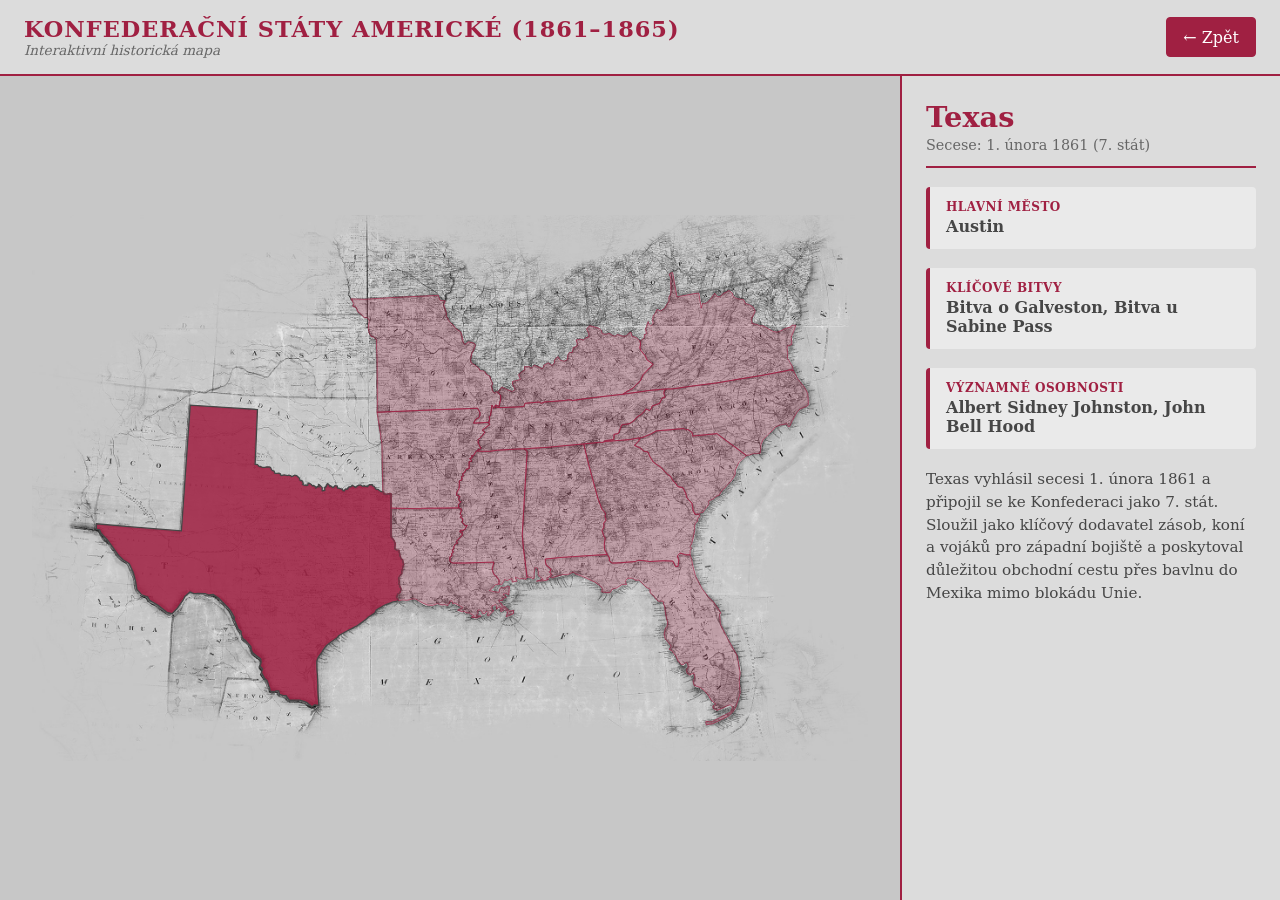
<file: mapa_konfederace.html>
<!DOCTYPE html>
<html lang="cs">
<head>
  <meta charset="UTF-8">
  <meta name="viewport" content="width=device-width, initial-scale=1.0">
  <title>Konfederační státy americké (1861–1865) - Interaktivní mapa</title>
  <style>
    :root {
      --bg-color: #C7C7C7;
      --panel-bg: #DCDCDC;
      --accent-main: #A02042;
      --text-main: #464646;
      --text-muted: #666666;
      --border-color: #A02042;
    }

    * {
      box-sizing: border-box;
      margin: 0;
      padding: 0;
    }

    body {
      font-family: Constantia, "Lucida Bright", "DejaVu Serif", Georgia, serif;
      background-color: var(--bg-color);
      color: var(--text-main);
      display: flex;
      flex-direction: column;
      height: 100vh;
      overflow: hidden;
    }

    header {
      background-color: var(--panel-bg);
      border-bottom: 2px solid var(--border-color);
      padding: 1rem 1.5rem;
      display: flex;
      justify-content: space-between;
      align-items: center;
    }

    h1 {
      font-size: 1.4rem;
      color: var(--accent-main);
      letter-spacing: 1px;
      text-transform: uppercase;
    }

    .subtitle {
      font-size: 0.85rem;
      color: var(--text-muted);
      font-style: italic;
    }

    .main-container {
      display: flex;
      flex: 1;
      position: relative;
      overflow: hidden;
    }

    .map-wrapper {
      flex: 1;
      position: relative;
      display: flex;
      justify-content: center;
      align-items: center;
      padding: 2rem;
      overflow: auto;
      background-color: var(--bg-color);
    }

    .map-container {
      position: relative;
      width: 100%;
      max-width: 1100px;
      aspect-ratio: 1920 / 1252;
      border: none;
      box-shadow: none;
      background-color: var(--bg-color);
    }

    .map-image {
      position: absolute;
      top: 0;
      left: 0;
      width: 100%;
      height: 100%;
      object-fit: contain;
      pointer-events: none;
    }

    .map-overlay {
      position: absolute;
      top: 0;
      left: 0;
      width: 100%;
      height: 100%;
      z-index: 10;
    }
    
    .back-button {
  padding: 0.6rem 1rem;
  border: 1px solid var(--accent-main);
  border-radius: 4px;
  background-color: var(--accent-main);
  color: #fff;
  font: inherit;
  cursor: pointer;
}

.back-button:hover {
  background-color: #801832;
}

.back-button:focus-visible {
  outline: 3px solid var(--text-main);
  outline-offset: 3px;
}

    /* Vektorové státy nad podkladem */
    .st0 {
      fill: #A02042;
      fill-opacity: 0.25;
      stroke: #A02042;
      stroke-width: 1.5;
      cursor: pointer;
      transition: all 0.25s ease;
    }

    .st0:hover {
      fill-opacity: 0.55;
      fill: #A02042;
      stroke: #464646;
      stroke-width: 2.5;
    }

    .st0.active {
      fill: #A02042;
      fill-opacity: 0.85;
      stroke: #464646;
      stroke-width: 3;
    }

    /* Boční panel s detaily */
    .info-panel {
      width: 380px;
      background-color: var(--panel-bg);
      border-left: 2px solid var(--border-color);
      padding: 1.5rem;
      display: flex;
      flex-direction: column;
      gap: 1.2rem;
      overflow-y: auto;
    }

    .panel-header {
      border-bottom: 2px solid var(--border-color);
      padding-bottom: 0.8rem;
    }

    .state-title {
      font-size: 1.8rem;
      color: var(--accent-main);
      margin-bottom: 0.2rem;
    }

    .state-subtitle {
      font-size: 0.9rem;
      color: var(--text-muted);
    }

    .info-group {
      background-color: rgba(255, 255, 255, 0.4);
      padding: 0.8rem 1rem;
      border-radius: 4px;
      border-left: 4px solid var(--accent-main);
    }

    .info-label {
      font-size: 0.75rem;
      text-transform: uppercase;
      color: var(--accent-main);
      font-weight: bold;
      letter-spacing: 0.5px;
      margin-bottom: 0.2rem;
    }

    .info-value {
      font-size: 1rem;
      font-weight: bold;
      color: var(--text-main);
    }

    .description {
      line-height: 1.5;
      font-size: 0.95rem;
      color: var(--text-main);
    }

    /* Tooltip */
    .tooltip {
      position: absolute;
      background-color: var(--panel-bg);
      border: 1.5px solid var(--accent-main);
      color: var(--text-main);
      font-weight: bold;
      padding: 6px 12px;
      font-size: 0.85rem;
      border-radius: 3px;
      pointer-events: none;
      display: none;
      z-index: 100;
      box-shadow: 0 4px 10px rgba(0, 0, 0, 0.2);
    }
  </style>
</head>
<body>

  <header>
    <div>
      <h1>Konfederační Státy Americké (1861–1865)</h1>
      <div class="subtitle">Interaktivní historická mapa</div>
    </div>
        <button class="back-button" type="button" onclick="window.history.back()">
      ← Zpět
    </button>
  </header>

  <div class="main-container">
    <div class="map-wrapper">
      <div class="map-container">
        <!-- Bitmapový podkladový obrázek načítaný ze složky img/ -->
        <img src="img/mapa_konfederace_3.jpg" alt="Podkladová mapa" class="map-image">

        <!-- Vektorová vrstava se státy přesně pasující na podklad -->
        <svg class="map-overlay" viewBox="0 0 1920 1252">
          <path class="st0 active" data-state="texas" id="path-texas" d="M853.57,802.58l-.97-4.21-1.3-7.29h-2.75l-3.89-10.05v-2.92l-1.13-3.08-.81-5.18h-4.86l-4.54-3.56,1.13-11.67-3.4-8.26-6.32-7.62v-98.68l-5.02.16-2.11.49-4.43.74-4.61-1.3-1.44-3.89-1.41-.51-1.97-.71-2.3.07-3.82-2.3-2.88-2.52-2.95-.14-2.45-1.22-.72-1.73-2.66-3.75-3.38-1.3-1.15-2.81-6.99.22-1.08,1.73-3.6,2.59-1.87-.94-2.59.14-1.8-1.15-4.68,1.15-2.16-1.8-2.74-1.44-1.37.43-2.52-.07-1.51,1.73-1.87.22-1.08,1.87-2.49,1.19-7.24-4.21-3.67,3.13-4.43.32-3.02,5.18-4.11-.43-1.73,1.08-1.19,3.35-3.46-.43-1.51-3.56s-4.43-.97-4.75-1.08-6.16-1.84-6.16-1.84l-.65-4.32-5.29-.76-3.02,3.89-2.81.22-1.19-1.84-3.46-1.94-1.84.65-1.51-3.35-2.92-2.27-1.73,1.4-.97,4.11-4,3.72v6.22l-5.62,1.08-.54-3.67.54-2.92-1.3-1.94-5.29-5.4-2.05-.76,1.08,5.51-3.89-.97-1.73,2.85-1.51.49v-1.62l-5.29-3.78-3.02.65-1.73-2.59-4.32-2.81-3.46-.76-.97,5.08h-1.51l-1.62.54-1.73-1.19-2.16.54-4.65-1.84,1.4-3.02-2.81-5.29-4.65-1.62-1.51-4.97-6.16-5.62-4.86-.86-3.35,2.16-3.89.97-2.05-2.05-4.43-1.3-2.27,1.08-7.89-1.73-5.73,1.51-1.94-.65-.97-3.02s-2.81-1.4-3.24-1.4-9.29.43-9.29.43l-2.05-5.4s-4.11-1.4-4.65-1.62c-.54-.22-3.46-6.59-3.46-6.59l-3.13-1.51-3.56.32-2.16-.32-3.89,1.08-6.37-.11-4.21-1.84-3.02-.32-3.65-4-5.4-1.05,5.4-125.4-154.46-9.97-20.35,288.58-120.83-9.55-73.97-6.78-.65,7.13.71,5.88h0s6.9,1.09,6.9,1.09l3.56,7.78,13.61,14.26,11.67,15.88s11.67,16.53,12.96,18.47,11.34,11.67,11.34,11.67l14.91,9.72,9.4,20.09,5.51,21.71,2.59,17.18s9.4,9.72,9.72,10.69c.32.97,15.23,6.48,15.23,6.48l4.54,7.78,18.47,10.69,21.39,16.85,11.67,3.24,4.54-4.54,8.1-8.75,11.99-17.18,4.86-9.4,11.34-10.05s8.1,3.56,9.07,3.89c.97.32,8.75-.32,8.75-.32l16.85.32,8.43,2.92,10.37-.97,12.31,7.78,7.99,8.43,6.48,6.48,7.99,8.43,5.4,6.27,8.86,15.77-1.08,3.02,3.67,8.86,6.02,14.47,6.51,5.18v6.27l4.11,9.94,6.05,4.54,12.31,14.26.86,7.56,3.46,6.48,8.64,6.91,9.51,6.91s1.08,7.13,1.08,8.21-2.59,8.21-2.59,8.21l5.83,7.13-2.38,8.21,6.7,12.75,6.05,5.62s3.02,8.64,3.02,9.29,2.81,7.56,2.81,7.56l1.3,7.13,10.59,1.51,2.38-1.73h6.7l1.73,7.99,7.56,2.38,7.56.65,7.56,9.94s6.91.43,7.99.43,14.47-.22,15.12-.22,11.02,3.02,11.02,3.02c0,0,7.78,3.24,7.99,4.11s9.72,7.99,9.72,7.99l6.05-4.32,9.94,1.51-1.08-14.26-.65-9.51-.65-13.18v-11.23s-1.08-26.36-1.51-27.22c-.43-.86-.86-26.57-.86-26.57l1.51-4.75,2.59-5.62,6.48-8.21,4.11-7.13,2.75-4.27,4.7-5.67,10.53-8.43s11.83-7.78,13.13-8.59c1.3-.81,5.02-6.16,5.02-6.16l21.55-11.99s18.31-9.24,19.12-9.56c.81-.32,12.15-8.59,12.15-8.59l8.91-6.32,6.16-6.16,14.42-8.91,3.56-7.29,5.18-3.24,15.39-8.43,17.5-6.8s7.29-.97,7.94-.97c.44,0,2.54-1.21,3.83-1.97.6-.36,1.03-.62,1.03-.62l-1.13-1.94-3.24-5.67,3.24-7.45,4.21-1.46,2.27-5.83.65-3.56-1.3-2.59-3.56-9.72.97-3.08-.97-4.86-.49-5.99,3.89-6.16,2.27-1.3,1.13-2.59-.32-3.56,3.08-11.99,1.13-4.54Z"/>
          <path class="st0" data-state="louisiana" id="path-louisiana" d="M1096.39,909.44c-.54,0-7.91-8.27-7.91-8.27l-10.06-5.03,1.62-2.7-5.57-3.41-2.52-5.39s4.67.54,7.73.9c3.06.36,1.62-4.85,1.62-4.85l5.93-1.62,2.34-1.08-7.91-6.83,6.29-1.8,7.19,2.7,1.26-18.69-3.59-1.26s-7.19,3.23-8.99,3.95c-1.8.72-5.75-1.26-6.29-1.26s-3.59,4.67-3.59,4.67l-1.26,6.83-10.78-1.08-11.5-3.06,7.37-5.39,6.83-7.91h6.47l.72-1.08.11-.47.79-3.3v-5.75s-2.16-3.23-2.88-3.77c-.72-.54-3.06-5.03-3.06-5.03,0,0-3.95-1.98-4.49-2.52s-3.77-7.55-3.77-7.55c0,0-.72-5.75-1.44-6.65-.72-.9,2.16-8.45,2.16-8.45l1.62-7.01-39.54,1.08-25.64.9h-29.35l-3.41-1.62-3.06-2.34.18-10.78s4.31-1.62,4.67-1.71c.36-.09-.99-5.84-.99-5.84l4.31-2.7-3.23-5.12,4.04-2.7v-5.12l4.31-6.2,4.85-2.43-3.77-3.23,5.93-5.39,8.36-9.17-.54-6.74h-5.12l.81-4.04h6.47l4.04-2.16,5.12-8.9h-5.39l-2.43-4.31-4.31-3.5,1.89-2.43v-5.93l-5.39-2.97,3.23-3.5-3.5-3.5,2.16-6.2.54-5.66-5.93-2.43-33.32.44-47.82.64h-4.31l-2.97.81-66.97-1.3v65.48l6.32,7.62,3.4,8.26-1.13,11.67,4.54,3.56h4.86l.81,5.18,1.13,3.08v2.92l3.89,10.05h2.75l1.3,7.29.97,4.21-1.13,4.54-3.08,11.99.32,3.56-1.13,2.59-2.27,1.3-3.89,6.16.49,5.99.97,4.86-.97,3.08,3.56,9.72,1.3,2.59-.65,3.56-2.27,5.83-4.21,1.46-3.24,7.45,3.24,5.67,1.13,1.94s-.43.26-1.03.62l3.9.03s5.21-1.26,6.11-1.26,9.35.72,9.35.72l7.91-1.26,5.93-1.98s6.11.36,7.01.54c.9.18,5.75,2.88,6.47,3.41.72.54,10.06,5.57,13.12,7.01,3.06,1.44,7.19,3.06,7.19,3.06l12.22.9s11.32-4.13,11.86-4.13,4.31,1.98,4.31,1.98c0,0,6.29,1.26,7.01,1.44.72.18,4.67-1.26,4.67-1.26l4.49,1.8,2.7.18.18-2.16,4.31-2.88,1.39-5.39,3.47-.18,2.7,7.37,3.41-1.8,4.31,2.16,7.55,4.13,6.83,3.23-1.62,1.8-5.75,1.98-4.31,2.7s9.88,3.41,11.5,3.77c1.62.36,3.06-1.62,3.06-1.62l3.06,3.06,4.85,1.08,5.03.36,5.39,3.59,5.57,3.23-7.01,2.52,11.86,1.98,10.78-4.49s-10.6-.54-11.14-.72c-.54-.18,4.13-5.21,4.13-5.21l-.54-7.73s5.75.36,6.65.18c.9-.18,4.31,7.91,4.31,7.91h4.85l4.13-5.93,3.77,3.95-1.8,5.93,3.06.9s6.47-6.29,7.01-6.65c.54-.36,4.67-5.57,4.67-5.57l-4.31-.54.18-4.67-.18-5.21,4.13-.36,3.41-3.41,3.06,4.31-.36,7.01s7.37-5.03,7.73-5.57,2.52,11.32,2.52,11.32c0,0,5.75-2.88,6.29-3.06s-5.03-4.31-5.03-4.31c0,0,1.98-.72,3.95-1.08,1.98-.36,3.41,3.06,3.41,3.06,0,0,6.47,4.85,6.65,5.39.18.54-2.52,10.96-3.06,11.5s16.71-7.01,16.71-7.01v-7.55s-8.81,1.44-9.35,1.44Z"/>
          <path class="st0" data-state="arkansas" id="path-arkansas" d="M1051.28,481.19l-2.3-3.65-.76-1.2-34.15,1.71,5.39-9.17s4.31-2.43,5.93-2.97,3.23-5.39,3.23-5.39v-7.55l-5.39-9.17-18.18.69-81.83,3.09-130.74,5.39,8.63,55.53-.81,6.2,2.16,1.89,1.08,10.51,2.16,108.64h0s1.41.52,1.41.52l1.44,3.89,4.61,1.3,4.43-.74,2.11-.49,5.02-.16v33.19l66.97,1.3,2.97-.81h4.31l47.82-.64,33.32-.44-.54-8.09,5.39-6.2-3.77-1.89-1.35-4.85,2.7-5.12-7.82-3.5,1.62-7.01,4.85-8.63.27-16.98,6.47-2.43-1.35-7.01,5.39-2.7-3.77-3.5,4.58-2.7,4.04-7.55,7.28-2.43-.27-15.37,6.2-1.62-4.85-5.66s1.79-.56,3.35-.96c.87-.22,1.66-.39,2.05-.39,1.08,0-1.08-5.12-1.08-5.12h4.31l4.85-8.36,3.13-3.13,3.07-3.07h2.7l3.77-2.7-6.83-12.13.54-7.73,8.99-8.63,6.11-8.45-5.75-4.85,16.89-12.76Z"/>
          <path class="st0" data-state="missouri" id="path-missouri" d="M1069.27,407.38c-.96-.82-1.74-1.43-2.09-1.57-1.33-.53-5.34,3.2-5.34,3.2l-4-5.34-2.4-10.68s2.4-4,2.4-5.07-4.54-11.21-4.54-11.21l-2.02-6.41-8.66-4.8v-2.67l-5.6-4.8-7.74-.27-3.2-6.14-7.93-6.14-9.15-5.6-1.87-8.01,2.14-7.47.53-5.64,4.27-7.7,4-10.94s.8-3.74-2.94-5.6c-3.74-1.87-12.81-3.2-12.81-3.2l-7.74,6.14-4.54-5.87-1.33-8.81-1.6-6.67-2.67-8.01-11.48-7.47-4.54-6.67-10.14-9.34-2.14-5.07s-3.47-5.87-4.27-6.94c-.8-1.07,0-5.87,0-6.67s-2.67-9.61-2.67-9.61l-3.74-8.81,3.74-10.41s-11.21-1.07-12.01-1.33c-.8-.27-4.27-11.21-4.27-11.21l-107.29,5.07-46.97,2.94-15.89,1.07-30.29-1.07,1.24,3.25h2.7v4.04l2.7,3.77-2.7,5.93,7.82,2.7,4.04,10.24,8.63,6.47,6.2,7.01h6.2l4.04,2.97.81,5.66-2.16,14.83s2.16,9.97,2.16,10.78,4.31,8.36,4.31,8.36l5.93,2.16,6.47,5.3,1.62,50.86.28,53.91.28,45.65-.57,16.53,130.74-5.39,81.83-3.09,18.18-.69,5.39,9.17v7.55s-1.62,4.85-3.23,5.39-5.93,2.97-5.93,2.97l-5.39,9.17,34.15-1.71.76,1.2,2.3-8.47-1.45-5.34,2.67-2.4,1.07-3.74.8-6.94,1.33-6.84.27-7.31,4.8,7.31,3.69-6.99.31-.59,7.74,3.47s1.33-5.07,1.33-6.14c0-.88,1.65-6.9,2.21-8.93.12-.42.19-.67.19-.67v-10.14s-4.24-4.09-6.99-6.44Z"/>
          <path class="st0" data-state="mississippi" id="path-mississippi" d="M1137,547.59v-4.85s-6.2-5.66-7.01-5.93c-.34-.11-11.45.5-24.12,1.24-17.22,1.01-37.34,2.26-37.34,2.26l-18.33,2.43h-19.68l-8.73-1.25-3.13,3.13-4.85,8.36h-4.31s2.16,5.12,1.08,5.12c-.38,0-1.18.17-2.05.39-1.56.4-3.35.96-3.35.96l4.85,5.66-6.2,1.62.27,15.37-7.28,2.43-4.04,7.55-4.58,2.7,3.77,3.5-5.39,2.7,1.35,7.01-6.47,2.43-.27,16.98-4.85,8.63-1.62,7.01,7.82,3.5-2.7,5.12,1.35,4.85,3.77,1.89-5.39,6.2.54,8.09,5.93,2.43-.54,5.66-2.16,6.2,3.5,3.5-3.23,3.5,5.39,2.97v5.93l-1.89,2.43,4.31,3.5,2.43,4.31h5.39l-5.12,8.9-4.04,2.16h-6.47l-.81,4.04h5.12l.54,6.74-8.36,9.17-5.93,5.39,3.77,3.23-4.85,2.43-4.31,6.2v5.12l-4.04,2.7,3.23,5.12-4.31,2.7s1.35,5.75.99,5.84c-.36.09-4.67,1.71-4.67,1.71l-.18,10.78,3.06,2.34,3.41,1.62h29.35l25.64-.9,39.54-1.08-1.62,7.01s-2.88,7.55-2.16,8.45c.72.9,1.44,6.65,1.44,6.65,0,0,3.23,7.01,3.77,7.55s4.49,2.52,4.49,2.52c0,0,2.34,4.49,3.06,5.03.72.54,2.88,3.77,2.88,3.77v5.75l-.79,3.3,3.39,1.37h3.77l1.89-3.77,2.7-3.23,1.62-4.85,3.77,2.43h3.5l9.17-4.31,1.35,8.09,10.78-2.16s-3.23-7.82-3.77-8.9,10.24,4.31,10.24,4.31l5.39-1.62,6.74,1.62h2.16l2.43-3.77-.09-.75-8.26-66.91-2.7-30.46,5.12-89.23,5.93-97.58Z"/>
          <path class="st0" data-state="florida" id="path-florida" d="M1626.5,1052.51l-2.44-15.7-4.19-24.07-21.98-39.42s-15.7-30.35-16.4-33.49c-.7-3.14-2.09-21.63-2.09-21.63l2.44-4.54-5.58-9.42-11.16-15.35-12.56-12.56-12.91-17.09s-13.61-25.47-15-28.61c-1.4-3.14-6.28-23.02-6.28-23.02l-3.49-17.09-1.74-5.23-1.6-4.87h-10.42s-12.58-4.67-12.94-3.59-6.11,6.11-6.11,6.11l3.23,9.35-1.44,14.74h-6.11l-6.11-12.22-22.28-.72-30.55,1.8-14.74-2.16s-11.14-.72-12.22-.36c-1.08.36-6.11,2.52-6.11,2.52l-40.26,3.23-12.58.36-6.83-5.03v-6.83l-4.94-7.91-29.88,1.89-6.81.44-72.49,4.68-20.13,2.34-12.76,1.08s-.18,4.31,0,5.75c.18,1.44,1.62,7.91,1.62,7.91l8.81,6.83,2.52,3.95-3.23,5.57s4.13,4.67,4.31,5.21-3.77,4.49-3.77,4.49l-.09.14,5.76,3.45,5.93-2.44,17.79-4.88h11.16l6.63-2.79,6.28-3.14,6.28,4.54,13.26,4.54s12.91,5.58,14.65,6.63c1.74,1.05,15.35,6.98,15.35,6.98l13.26,9.07,4.19,5.93-1.4,7.67,10.12,1.74h9.42l4.88-8.37s9.07-1.74,10.12-2.44c1.05-.7,12.21-7.75,12.21-7.75,0,0,10.47-.07,10.47,0s-2.79-7.73-2.79-7.73l5.23-6.85,11.51.35s5.23,4.19,6.63,4.19h6.98c1.4,0,8.72,7.33,8.72,7.33,0,0,8.72,9.42,10.81,10.12s6.63,3.14,6.63,3.14v8.02l7.33,6.28s10.47,13.26,11.51,13.26h11.16l1.4,7.33,2.44,6.63,1.05,9.77,2.79,16.4,2.79,7.67-1.4,10.12-3.84,5.23-2.79,12.56s1.74,10.81,3.49,12.21c1.74,1.4,7.67,8.72,7.67,8.72l5.23,7.67-4.88,6.28,6.63,3.49,9.77,13.61,4.19,10.12,7.33,7.67h4.88l4.19-3.84s4.19-.7,4.88.35,2.09,9.42,2.09,9.42l-4.19,5.58,1.4,8.37,5.58,4.19,10.12-4.19,1.74,10.47s-3.84,7.33-3.49,8.72c.35,1.4,2.44,9.42,2.44,9.42l11.16,3.14,11.16,7.33,11.16,13.26,5.58,10.12,10.47,8.37-6.63,4.54,1.05,5.93s8.37,4.54,9.77,3.84c1.4-.7,15.7-6.28,17.09-7.67,1.4-1.4,12.21-4.88,12.21-4.88,0,0,4.88,4.88,4.88,5.93s-3.49,10.81-4.54,11.16c-1.05.35-43.96,22.33-43.96,22.33l-12.56-1.4.7,8.02,15-2.44s30.35-14.65,34.19-16.75c3.84-2.09,11.16-9.42,11.16-9.42l8.02-12.56s3.84-12.91,4.88-14.65c1.05-1.74,4.88-18.49,4.88-18.49,0,0-2.09-26.16-2.09-27.91s2.09-16.05,2.09-16.05Z"/>
          <path class="st0" data-state="alabama" id="path-alabama" d="M1316,769.99l-1.35-4.85-.27-9.17,1.08-8.9s1.35-4.58.54-5.39c-.81-.81-3.5-6.2-3.5-6.2,0,0-1.89-8.09-2.97-9.17s.81-4.04.81-4.04l3.23-5.39s-.54-7.01-.81-7.82c-.27-.81,4.85-7.28,4.85-7.28v-5.12s-1.08-2.97-1.89-3.92,1.89-4.98,1.89-5.79-3.5-5.93-3.5-5.93l-5.12-5.39-2.43-6.47-6.74-17.79-10.78-39.54-10.78-39.54-11.26-46.55-12.62,1.21-1.46.14-35.58,3.23-30.19,2.97-34.24,2.16-18.06,1.33h-4.85c.81.28,7.01,5.94,7.01,5.94v4.85l-5.93,97.58-5.12,89.23,2.7,30.46,8.26,66.91,1.17.03,3.06.36,5.75.9,3.06,2.52,3.41-1.62v-11.68c0-.54,2.34-10.06,1.44-11.68-.9-1.62,6.11.54,6.11.54,0,0,1.26,6.11,1.44,6.83.18.72.36,9.17.36,9.88s11.32,8.27,11.32,8.27l-15.46,4.85s14.02-.72,14.56-.72,9.52-1.62,9.52-1.62l3.95-2.34h-4.67l1.44-2.7,4.67-1.8,1.17-1.84.09-.14s3.95-3.95,3.77-4.49-4.31-5.21-4.31-5.21l3.23-5.57-2.52-3.95-8.81-6.83s-1.44-6.47-1.62-7.91c-.18-1.44,0-5.75,0-5.75l12.76-1.08,20.13-2.34,72.49-4.68,6.81-.44,29.88-1.89-5.12-9.7Z"/>
          <path class="st0" data-state="georgia" id="path-georgia" d="M1572.99,502.21l-55.71,5.39s-.36-7.91-1.8-8.63c-1.44-.72-8.63-6.11-8.63-6.11h-6.47l-3.59-2.52-35.22,3.23-27.32,2.16-12.94,7.19s-11.86,5.03-13.3,5.75c-1.44.72-10.06,3.23-10.06,3.23l-3.54.33.67,4.35-5.03,6.11-6.47,6.11,8.63,4.31,4.31,1.8,9.35,7.82,8.63,1.53,4.67,10.78,4.79,7.67,2.85,4.56,6.74,5.03,11.5,7.55,6.11,7.55,9.35,8.99,5.75,3.59,5.75,10.42,5.75,5.03,5.39,8.27,11.86,2.53,6.47,13.29,2.52,9.7,3.59,4.31,7.91,8.27,3.23,17.61,3.95,7.91h7.91l6.47-3.96h3.59l3.95-6.11s3.95-5.39,5.03-6.47,5.39-7.55,5.39-7.55c0,0-2.16-7.19,0-7.55,2.16-.36,5.75-1.44,6.83-1.8s9.35-7.55,9.35-7.55l7.19-2.88,5.75-9.7,7.91-7.54,3.59-4.68,8.27-8.63,7.19-9.7,3.95-7.55v-9.7l8.27-16.89,5.03-5.75,12.58-10.78-67.93-50.32Z"/>
          <path class="st0" data-state="south-carolina" id="path-south-carolina" d="M1530.58,687.32h-7.91l-3.95-7.91-3.23-17.61-7.91-8.27-3.59-4.31-2.52-9.7-6.47-13.29-11.86-2.53-5.39-8.27-5.75-5.03-5.75-10.42-5.75-3.59-9.35-8.99-6.11-7.55-11.5-7.55-6.74-5.03-2.85-4.56-4.79-7.67-4.67-10.78-8.63-1.53-9.35-7.82-4.31-1.8-8.63-4.31,6.47-6.11,5.03-6.11-.67-4.35-.05-.33-22.28,3.95-22.28,1.8-11.86.72-19.77,1.8-5.14.72-1.6,1.34h-8.09l-13.9,1.34-22.43,2.16,11.26,46.55,10.78,39.54,10.78,39.54,6.74,17.79,2.43,6.47,5.12,5.39s3.5,5.12,3.5,5.93-2.7,4.84-1.89,5.79,1.89,3.92,1.89,3.92v5.12s-5.12,6.47-4.85,7.28c.27.81.81,7.82.81,7.82l-3.23,5.39s-1.89,2.97-.81,4.04,2.97,9.17,2.97,9.17c0,0,2.7,5.39,3.5,6.2.81.81-.54,5.39-.54,5.39l-1.08,8.9.27,9.17,1.35,4.85,5.12,9.7,4.94,7.91v6.83l6.83,5.03,12.58-.36,40.26-3.23s5.03-2.16,6.11-2.52c1.08-.36,12.22.36,12.22.36l14.74,2.16,30.55-1.8,22.28.72,6.11,12.22h6.11l1.44-14.74-3.23-9.35s5.75-5.03,6.11-6.11,12.94,3.59,12.94,3.59h10.42v-9.7l3.23-6.11-3.59-3.95,3.59-4.67,4.67-18.33,2.52-12.58v-12.58l2.16-4.67,4.67-5.03v-5.75l5.03-4.31v-3.23l-3.23-2.16Z"/>
          <path class="st0" data-state="north-carolina" id="path-north-carolina" d="M1396.06,304.71l1.62,5.93,10.78,12.67,3.5,8.63,7.28,5.66,7.55,5.66-8.9,8.36-14.29,14.83-5.39,12.67-4.85,5.66-5.39,4.31-7.82,8.9-13.21,7.01-10.24,6.74,61.73-8.85,30.84-2.8h0s2.27-.14,5.19-.29c4.97-.25,11.81-.53,12.49-.19,1.08.54,45.29-6.29,45.29-6.29l59.66-7.55,48.16-8.27,51.4-8.27,53.55-10.06,16.89-3.59,6.45,1.94-1.78-9.48-6.83-11.86-4.67-7.91.72-9.7-1.8-17.25,10.78-3.59.36-5.75-1.44-11.14,5.39-12.94,5.03-14.74h-8.27l-4.67,4.31-11.5,3.23-9.35,5.03-8.99,3.23-8.99-1.44-10.42-5.75-13.3-7.46s-6.11.27-7.91,0c-1.8-.27-3.95-2.61-3.95-2.61l-12.58-2.52-1.8-10.42,3.59-6.83,5.03-10.78-3.95-8.63s-5.75-4.31-8.99-6.11c-3.23-1.8-10.42-2.88-10.42-2.88v-2.52l-3.95-6.83s-11.5-1.44-15.1-2.52c-3.59-1.08-8.27-4.67-8.27-4.67l-1.8-7.55-7.91-6.11-6.47,3.95-6.83,2.88-6.47,7.55-6.83-.36-6.11-7.55-4.31,5.75-4.31,6.83s-8.63,7.91-8.63,8.99-11.14,2.16-11.14,2.16l-2.52,10.6-5.39-34.68-10.78,1.08-39.54,7.55-10.06-55.71h-2.16l-5.75,3.59,3.95,8.99s.72,6.83,0,7.91c-.72,1.08,0,10.78,0,10.78v16.53l-4.67,9.35s.72,7.55,0,8.99c-.72,1.44-6.47,9.7-6.47,9.7l-3.23,6.47-9.35,5.39-8.27-3.23s-3.23,7.55-3.59,8.63-4.67,4.67-4.94,6.11-1.89,10.42-1.89,10.42l1.89,6.83s-4.04,3.23-5.84,5.48-5.75-9.44-5.75-9.44c0,0-4.31,9.35-3.95,11.14s-2.52,5.39-2.52,5.39l2.52,11.5-5.39,1.8s1.08,6.11,0,7.91-6.47,4.67-6.47,4.67l-2.91,2.79,1.2,6.01-1.62,8.63Z"/>
          <path class="st0" data-state="virginia" id="path-virginia" d="M1419.24,337.6l-7.28-5.66-3.5-8.63-10.78-12.67-1.62-5.93,1.62-8.63-1.2-6.01-.15-.73s-8.09-7.82-9.17-8.09c-1.08-.27-9.44-3.23-9.44-3.23l-2.16-8.9-4.31,1.89s-5.66,5.66-6.47,6.2c-.81.54-7.82,1.08-7.82,1.08,0,0-11.59-3.77-12.94-3.77s-2.7,3.23-3.5,3.77c-.81.54-6.47-1.08-6.47-1.08,0,0-7.82-5.39-8.63-5.39s-6.74,1.89-6.74,1.89c0,0-7.28-.81-8.36-.81s-2.43-7.55-2.43-7.55l-5.93-5.12-9.97-3.23-11.32-2.7-6.74,7.28,2.7,6.74,2.16,4.31v7.55l-6.47,1.35-5.12,5.39-8.63-1.62-9.17,1.89,2.97,8.9-1.62,5.66-7.82,2.7-1.89,11.32h-6.74l-4.04,6.47v9.06l-7.82,4.15s-7.55-1.35-8.36-1.35-5.93-8.9-5.93-8.9l-8.36,7.82v6.47s-3.77,5.12-4.85,5.66c-1.08.54-9.17-5.66-9.17-5.66l-9.97,5.39-1.35,5.39-2.7,2.43-7.28-3.23-11.05-4.58-6.47,7.01-4.85-3.5h-11.32l1.35,7.01-4.58,2.7-10.24,8.63,4.31,11.05-18.06,4.58v7.28l6.2,10.51s-5.93,4.85-6.74,4.85-12.4-4.31-12.4-4.31l-11.86-5.39-6.2,8.09-3.31,4c2.74,2.34,6.99,6.44,6.99,6.44v10.14s-.07.25-.19.67c-.56,2.03-2.21,8.05-2.21,8.93,0,1.07-1.33,6.14-1.33,6.14l-7.74-3.47-.31.59,1.91,5.37h14.83l29.11-1.08,19.68-1.35,2.16-7.28,32.35-2.97,5.66,2.97,6.47-2.97,46.91-3.5s5.93-.81,6.74-1.35c.81-.54,12.13,1.35,12.13,1.35l16.98-2.7,35.31-4.58,32.47-3.67,29.53-3.34,10.24-6.74,13.21-7.01,7.82-8.9,5.39-4.31,4.85-5.66,5.39-12.67,14.29-14.83,8.9-8.36-7.55-5.66Z"/>
          <path class="st0" data-state="tennessee" id="path-tennessee" d="M1782.89,423.5l-1.44-13.66-4.67-9.7-5.39-7.91s-6.11-7.55-6.83-8.63c-.72-1.08-7.55-8.63-7.55-9.7s-5.39-11.14-5.39-11.14l-2.52-5.03-.74-.22-6.45-1.94-16.89,3.59-53.55,10.06-51.4,8.27-48.16,8.27-59.66,7.55s-44.21,6.83-45.29,6.29c-.68-.34-7.52-.06-12.49.19l-3.14,6.55s-.54,5.39.81,6.74c1.35,1.35,1.08,6.47,1.08,6.47h-5.12l-5.17,9.74-1.84,3.47-10.78,3.77-6.2,2.16-2.43,6.74-3.23,3.23-8.9-3.23-3.77,5.66-6.11,6.47-11.14,7.28-3.23,4.58-7.28,6.2-7.28,4.04s-8.09,1.08-9.17,1.08-7.28,1.35-7.28,1.35l-2.97,7.82-2.7,7.82-2.16,4.04-9.97,2.16v9.97l-2.7,2.43-17.25,1.62-3.53,2.97,5.14-.72,19.77-1.8,11.86-.72,22.28-1.8,22.28-3.95.05.33,3.54-.33s8.63-2.52,10.06-3.23c1.44-.72,13.3-5.75,13.3-5.75l12.94-7.19,27.32-2.16,35.22-3.23,3.59,2.52h6.47s7.19,5.39,8.63,6.11c1.44.72,1.8,8.63,1.8,8.63l55.71-5.39,67.93,50.32,7.19-1.44,8.63-3.23s8.27,1.08,9.35,0,6.11,0,6.11,0l1.8-11.14v-8.99l5.39-11.86s11.14-11.86,12.22-12.58c1.08-.72,9.7-8.99,9.7-8.99l6.11-7.55,11.14-4.31,15.1-2.88s2.88,8.27,5.03,7.19,7.55-14.74,7.55-14.74l10.78-19.05,6.47-7.19,9.7-3.95s9.35-3.95,9.7-5.39,0-12.94,0-12.94Z"/>
          <path class="st0" data-state="kentucky" id="path-kentucky" d="M1451.32,406.34l3.14-6.55c-2.92.15-5.19.29-5.19.29h0l-30.84,2.8-61.73,8.85-29.53,3.34-32.47,3.67-35.31,4.58-16.98,2.7s-11.32-1.89-12.13-1.35c-.81.54-6.74,1.35-6.74,1.35l-46.91,3.5-6.47,2.97-5.66-2.97-32.35,2.97-2.16,7.28-19.68,1.35-29.11,1.08h-14.83l-1.91-5.37-3.69,6.99-4.8-7.31-.27,7.31-1.33,6.84-.8,6.94-1.07,3.74-2.67,2.4,1.45,5.34-2.3,8.47,2.3,3.65-16.89,12.76,5.75,4.85-6.11,8.45-8.99,8.63-.54,7.73,6.83,12.13-3.77,2.7h-2.7l-3.07,3.07,8.73,1.25h19.68l18.33-2.43s20.12-1.25,37.34-2.26c12.68-.74,23.78-1.36,24.12-1.24h4.85s18.06-1.35,18.06-1.35l34.24-2.16,30.19-2.97,35.58-3.23,1.46-.14,12.62-1.21,22.43-2.16,13.9-1.34h8.09l1.6-1.34,3.53-2.97,17.25-1.62,2.7-2.43v-9.97l9.97-2.16,2.16-4.04,2.7-7.82,2.97-7.82s6.2-1.35,7.28-1.35,9.17-1.08,9.17-1.08l7.28-4.04,7.28-6.2,3.23-4.58,11.14-7.28,6.11-6.47,3.77-5.66,8.9,3.23,3.23-3.23,2.43-6.74,6.2-2.16,10.78-3.77,1.84-3.47,5.17-9.74h5.12s.27-5.12-1.08-6.47c-1.35-1.35-.81-6.74-.81-6.74Z"/>
        </svg>
      </div>
    </div>

    <!-- Pravý informační panel -->
    <div class="info-panel" id="infoPanel">
      <div class="panel-header">
        <h2 class="state-title" id="stateName">Texas</h2>
        <div class="state-subtitle" id="stateSecession">Secese: 1. února 1861 (7. stát)</div>
      </div>

      <div class="info-group">
        <div class="info-label">Hlavní město</div>
        <div class="info-value" id="stateCapital">Austin</div>
      </div>

      <div class="info-group">
        <div class="info-label">Klíčové bitvy</div>
        <div class="info-value" id="stateBattles">Bitva o Galveston, Bitva u Sabine Pass</div>
      </div>

      <div class="info-group">
        <div class="info-label">Významné osobnosti</div>
        <div class="info-value" id="statePeople">Albert Sidney Johnston, John Bell Hood</div>
      </div>

      <div class="description" id="stateDesc">
        Texas vyhlásil secesi 1. února 1861 a připojil se ke Konfederaci jako 7. stát. Sloužil jako klíčový dodavatel zásob, koní a vojáků pro západní bojiště a poskytoval důležitou obchodní cestu přes bavlnu do Mexika mimo blokádu Unie.
      </div>
    </div>
  </div>

  <div class="tooltip" id="tooltip"></div>

  <script>
    const stateData = {
      texas: {
        name: "Texas",
        secession: "Secese: 1. února 1861 (7. stát)",
        capital: "Austin",
        battles: "Bitva o Galveston, Bitva u Sabine Pass",
        people: "Albert Sidney Johnston, John Bell Hood",
        desc: "Texas vyhlásil secesi 1. února 1861 a připojil se ke Konfederaci jako 7. stát. Sloužil jako klíčový dodavatel zásob, koní a vojáků pro západní bojiště a poskytoval důležitou obchodní cestu přes bavlnu do Mexika mimo blokádu Unie."
      },
      louisiana: {
        name: "Louisiana",
        secession: "Secese: 26. ledna 1861 (6. stát)",
        capital: "Baton Rouge (New Orleans)",
        battles: "Obléhání Port Hudson, Bitva u Mansfieldu",
        people: "P. G. T. Beauregard, Richard Taylor",
        desc: "Louisiana vystoupila z Unie koncem ledna 1861. Kontrola nad přístavem New Orleans a řekou Mississippi učinila z tohoto státu prvořadý strategický cíl pro síly Unie."
      },
      arkansas: {
        name: "Arkansas",
        secession: "Secese: 6. května 1861 (9. stát)",
        capital: "Little Rock",
        battles: "Bitva u Pea Ridge, Bitva o Prairie Grove",
        people: "Thomas C. Hindman, Patrick Cleburne",
        desc: "Arkansas zpočátku hlasoval proti secesi, ale po vypuknutí bojů u Fort Sumter a požadavku prezidenta Lincolna na vojáky se 6. května 1861 připojil ke Konfederaci."
      },
      missouri: {
        name: "Missouri",
        secession: "Hraniční stát (Rozdělená loajalita)",
        capital: "Jefferson City",
        battles: "Bitva u Wilson's Creek, Bitva u Lexingtonu",
        people: "Sterling Price, Francis P. Blair ml.",
        desc: "Missouri zůstalo oficiálně v Unii, ale v úvodu války zde probíhal prudký vnitřní konflikt a ozbrojený boj mezi stoupenci Jihu a Severu, přičemž exilová vláda vyhlásila secesi."
      },
      mississippi: {
        name: "Mississippi",
        secession: "Secese: 9. ledna 1861 (2. stát)",
        capital: "Jackson",
        battles: "Obléhání Vicksburgu, Bitva u Corinthu",
        people: "Jefferson Davis, John C. Pemberton",
        desc: "Mississippi bylo druhým státem, který vystoupil z Unie. Jeho zástupce Jefferson Davis se stal jediným prezidentem Konfederace. Ztráta Vicksburgu v roce 1863 zlomila Jihu vaz."
      },
      florida: {
        name: "Florida",
        secession: "Secese: 10. ledna 1861 (3. stát)",
        capital: "Tallahassee",
        battles: "Bitva u Olustee",
        people: "Joseph Finegan, John Milton",
        desc: "Florida se připojila ke Konfederaci jako třetí stát. Během války sloužila především jako zdroj dobytka, soli a zemědělských plodin pro konfederační armádu."
      },
      alabama: {
        name: "Alabama",
        secession: "Secese: 11. ledna 1861 (4. stát)",
        capital: "Montgomery (později Richmond)",
        battles: "Bitva v Mobile Bay, Bitva o Selma",
        people: "Raphael Semmes, William L. Yancey",
        desc: "Montgomery v Alabamě bylo původním hlavním městem Konfederace, kde byla sepsána její ústava. Stát byl klíčovým průmyslovým a železničním uzlem Jihu."
      },
      georgia: {
        name: "Jižní Karolína",
        secession: "Secese: 20. prosince 1860 (1. stát)",
        capital: "Columbia",
        battles: "Útok na Fort Sumter, Bitva o Charleston",
        people: "P. G. T. Beauregard, Francis Marion",
        desc: "Jižní Karolína byla prvním státem, který vystoupil z Unie. Právě zde, útokem na pevnost Fort Sumter v přístavu Charleston, vypukla v dubnu 1861 samotná občanská válka."
      },
      "south-carolina": {
        name: "Georgia",
        secession: "Secese: 19. ledna 1861 (5. stát)",
        capital: "Milledgeville (Atlanta)",
        battles: "Atlanta tažení, Shermanův pochod k moři",
        people: "Joseph E. Brown, John Brown Gordon",
        desc: "Georgia byla ekonomickým a strategickým srdcem Konfederace. Pád Atlanty a následný Shermanův pochod k moři v roce 1864 zásadně podlomily morálku a kapacity Jihu."
      },
      "north-carolina": {
        name: "Virginie",
        secession: "Secese: 17. dubna 1861 (8. stát)",
        capital: "Richmond",
        battles: "Bitva u Bull Runu, Bitva u Gettysburgu, Sedmidenní bitva",
        people: "Robert E. Lee, Stonewall Jackson",
        desc: "Virginie se stala hlavním bojištěm války a jejím hlavním městem byl zvolen Richmond. Zrodila se zde nejvýznamnější jména velitelů Jihu v čele s generálem Robertem E. Leem."
      },
      virginia: {
        name: "Kentucky",
        secession: "Hraniční stát (Formálně neutralita)",
        capital: "Frankfort",
        battles: "Bitva u Perryvillu, Bitva u Mill Springs",
        people: "John C. Breckinridge, Albert Sidney Johnston",
        desc: "Kentucky vyhlásilo na začátku války přísnou neutralitu, kterou však brzy narušily obě strany. Stát oficiálně zůstal v Unii, ale značná část obyvatel bojovala v řadách Konfederace."
      },
      tennessee: {
        name: "Severní Karolína",
        secession: "Secese: 20. května 1861 (10. stát)",
        capital: "Raleigh",
        battles: "Bitva u Bentonvillu, Pevnost Fisher",
        people: "Zebulon Baird Vance, Daniel Harvey Hill",
        desc: "Severní Karolína vstoupila do Konfederace jako poslední z hluboce jižních států. Poskytla obrovské množství vojáků a přes její pobřeží proudily klíčové pašované zásoby z Evropy."
      },
      kentucky: {
        name: "Tennessee",
        secession: "Secese: 8. června 1861 (11. stát)",
        capital: "Nashville",
        battles: "Bitva u Shiloh, Bitva u Stones River, Bitva u Chattanoogy",
        people: "Nathan Bedford Forrest, Braxton Bragg",
        desc: "Tennessee bylo posledním státem, který se připojil ke Konfederaci. Kvůli své poloze a říční síti se stalo dějištěm řady nejkrvavějších a rozhodujících bitev celé války."
      }
    };

    const tooltip = document.getElementById('tooltip');
    const paths = document.querySelectorAll('.st0');

    paths.forEach(path => {
      path.addEventListener('mousemove', (e) => {
        const stateKey = path.getAttribute('data-state');
        const data = stateData[stateKey];
        if (data) {
          tooltip.style.display = 'block';
          tooltip.style.left = e.pageX + 15 + 'px';
          tooltip.style.top = e.pageY + 15 + 'px';
          tooltip.textContent = data.name;
        }
      });

      path.addEventListener('mouseleave', () => {
        tooltip.style.display = 'none';
      });

      path.addEventListener('click', () => {
        paths.forEach(p => p.classList.remove('active'));
        path.classList.add('active');

        const stateKey = path.getAttribute('data-state');
        const data = stateData[stateKey];
        if (data) {
          document.getElementById('stateName').textContent = data.name;
          document.getElementById('stateSecession').textContent = data.secession;
          document.getElementById('stateCapital').textContent = data.capital;
          document.getElementById('stateBattles').textContent = data.battles;
          document.getElementById('statePeople').textContent = data.people;
          document.getElementById('stateDesc').textContent = data.desc;
        }
      });
    });
  </script>
</body>
</html>
</file>
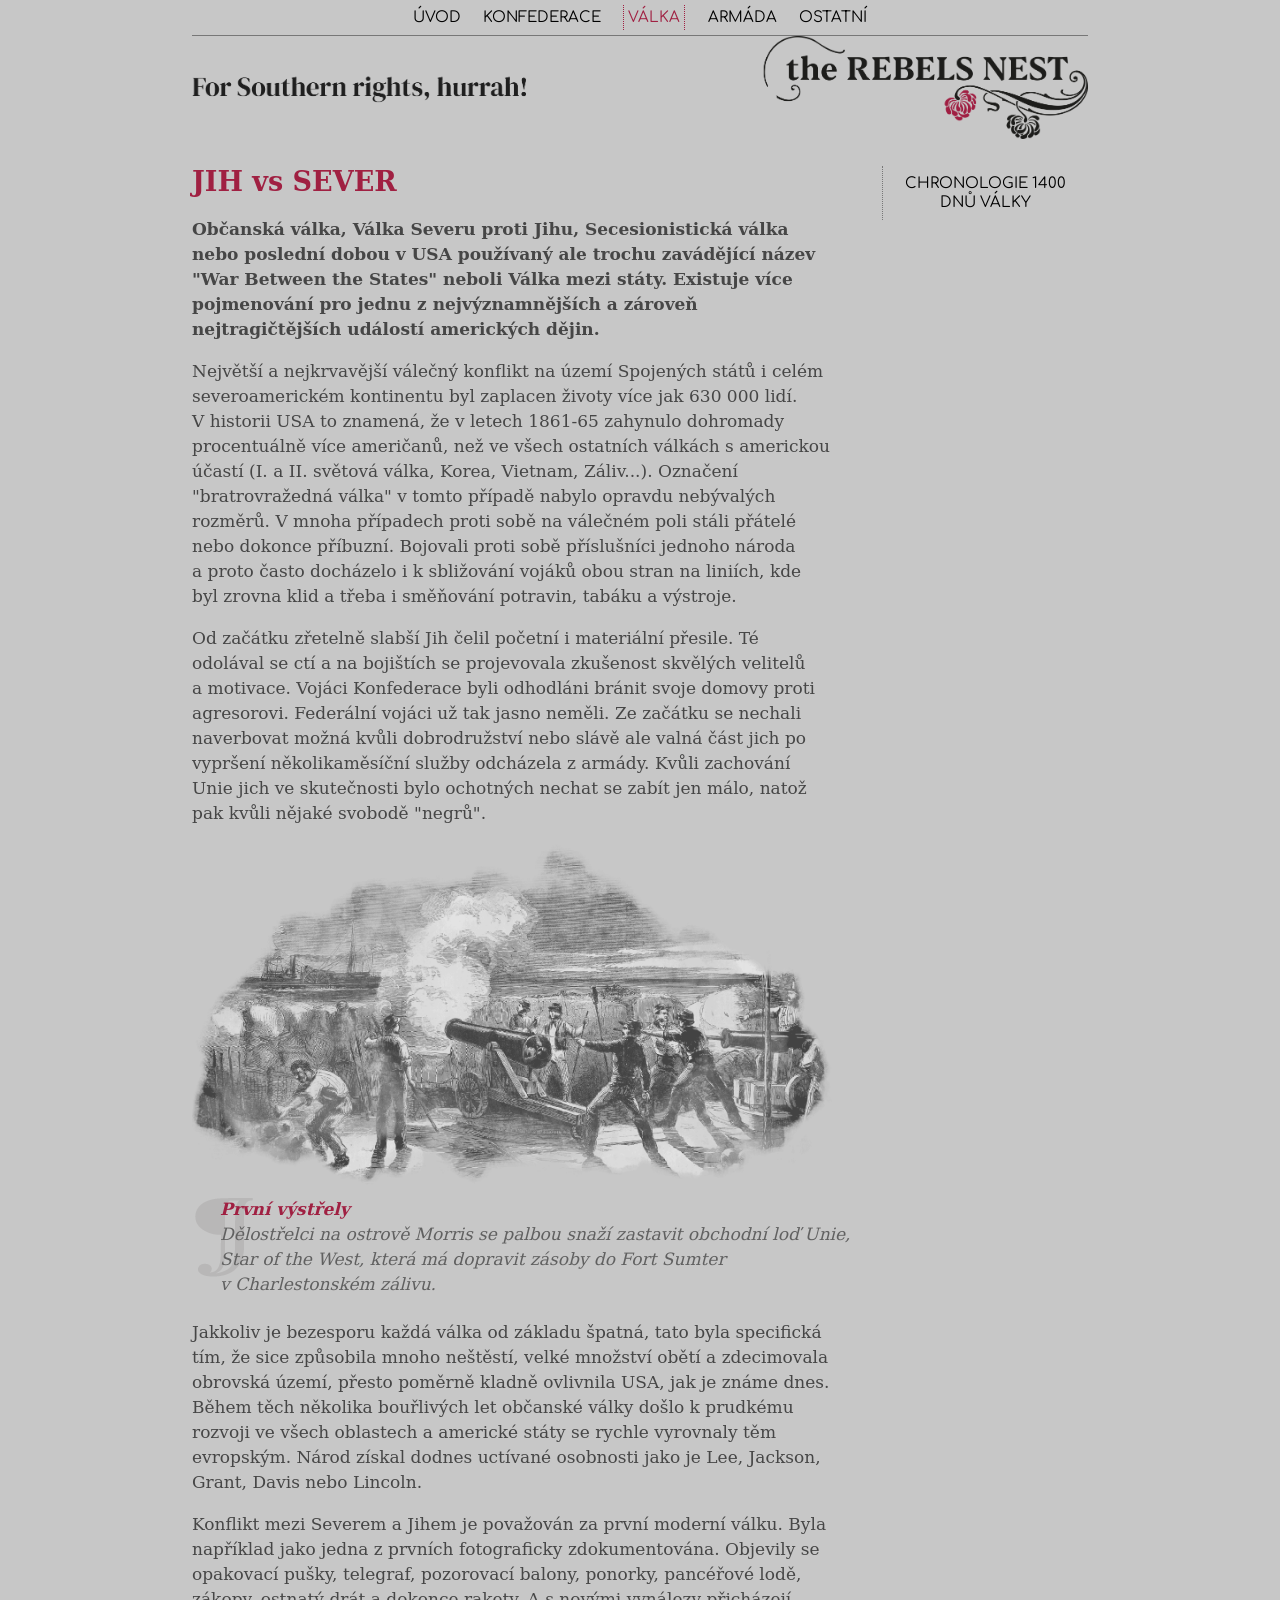
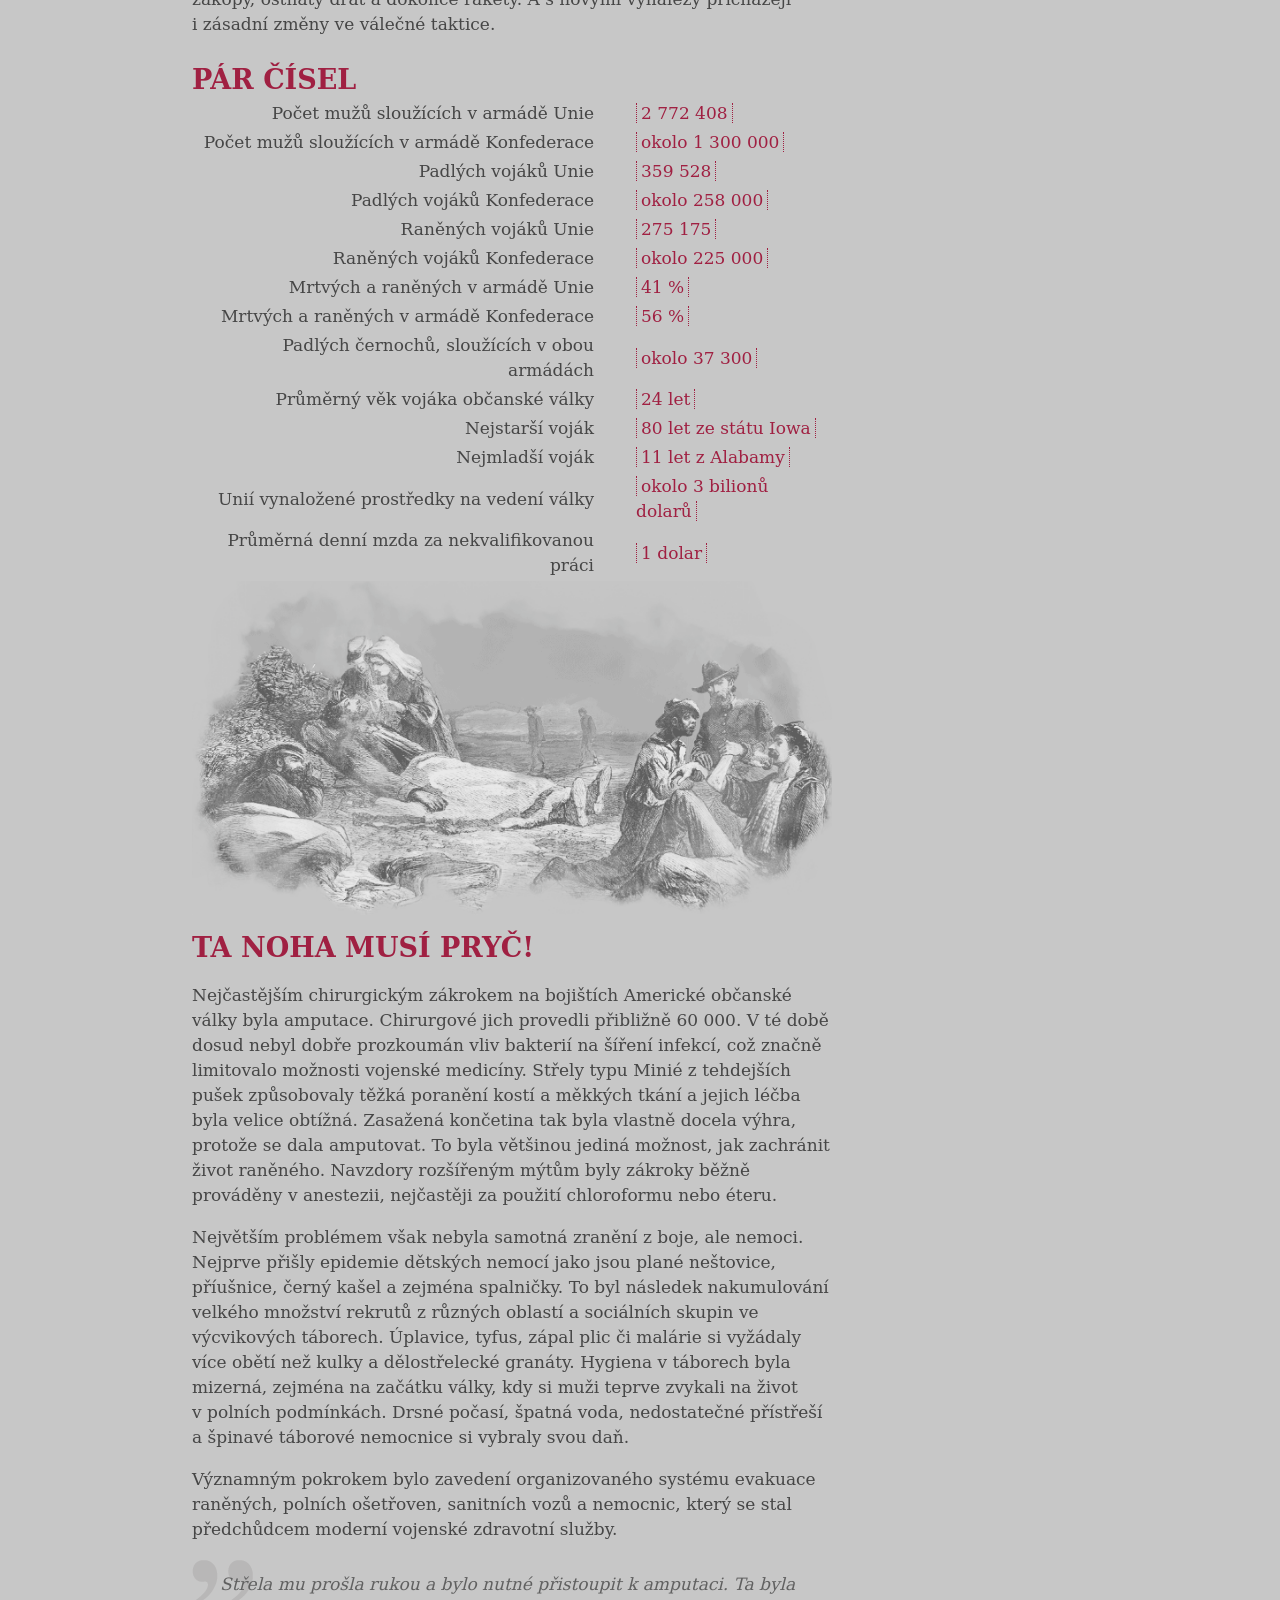
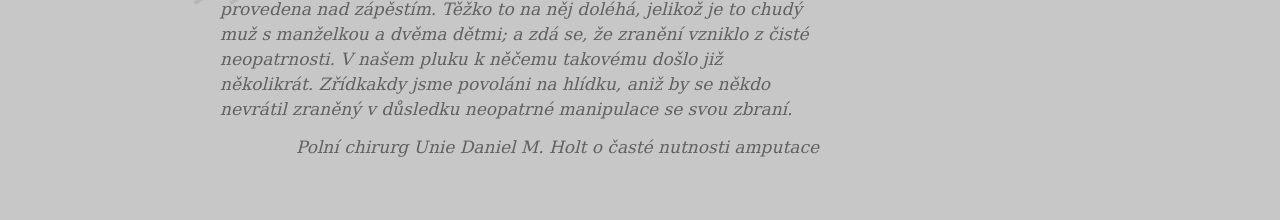
<file: valka.html>
<!doctype html>
<html>
<head>
<meta charset="UTF-8">
<meta name="viewport" content="width=device-width, initial-scale=1.0">
<title>Válka Severu proti Jihu</title>
<link href="css/dixie.css" rel="stylesheet" type="text/css">
<style>
@import url('https://fonts.googleapis.com/css2?family=Comfortaa:wght@300&display=swap');
</style>
</head>
<body>
<div class="hlavicka">
  <input type="checkbox" id="mobile-menu-toggle" class="mobile-menu-toggle">
  <label for="mobile-menu-toggle" class="mobile-menu-button" aria-label="Otevřít nebo zavřít navigaci">
    <span></span><span></span><span></span>
  </label>
  <div class="container_menu">
    <div class="button"><a href="index.html">ÚVOD</a></div>
    <div class="button"><a href="konfederace.html">KONFEDERACE</a></div>
    <div class="button"><div class="red_text">VÁLKA</div></div>
    <div class="button"><a href="armada.html">ARMÁDA</a></div>
    <div class="button"><a href="clanky.html">OSTATNÍ</a></div>
  </div>
  <div class="logo"><a href="index.html"><img src="img/logo_therebelsnest.png" width="70%" alt="logo"/></a></div>
</div>
	
	<!-- obsah -->
	
	<div class="right_part">
		<a href="chronologie.html"><div class="right_part_button">CHRONOLOGIE 1400 DNŮ VÁLKY</div></a>
	</div>
	
<div class="container_obsah">
	<div class="nadpis"> JIH vs SEVER </div>
	<p><strong>Občanská válka, Válka Severu proti Jihu, Secesionistická válka nebo poslední dobou v USA používaný ale trochu zavádějící název "War Between the States" neboli Válka mezi státy. Existuje více pojmenování pro jednu z nejvýznamnějších a zároveň nejtragičtějších událostí amerických dějin.</strong></p>
	
	<p>Největší a nejkrvavější válečný konflikt na území Spojených států i celém severoamerickém kontinentu byl zaplacen životy více jak 630 000 lidí. V historii USA to znamená, že v letech 1861-65 zahynulo dohromady procentuálně více američanů, než ve všech ostatních válkách s americkou účastí (I. a II. světová válka, Korea, Vietnam, Záliv...). Označení "bratrovražedná válka" v tomto případě nabylo opravdu nebývalých rozměrů. V mnoha případech proti sobě na válečném poli stáli přátelé nebo dokonce příbuzní. Bojovali proti sobě příslušníci jednoho národa a proto často docházelo i k sbližování vojáků obou stran na liniích, kde byl zrovna klid a třeba i směňování potravin, tabáku a výstroje.</p>
	
	<p>Od začátku zřetelně slabší Jih čelil početní i materiální přesile. Té odolával se ctí a na bojištích se projevovala zkušenost skvělých velitelů a motivace. Vojáci Konfederace byli odhodláni bránit svoje domovy proti agresorovi. Federální vojáci už tak jasno neměli. Ze začátku se nechali naverbovat možná kvůli dobrodružství nebo slávě ale valná část jich po vypršení několikaměsíční služby odcházela z armády. Kvůli zachování Unie jich ve skutečnosti bylo ochotných nechat se zabít jen málo, natož pak kvůli nějaké svobodě "negrů".</p>
	
	<img src="img/valka/morris_island_firing.gif" width="100%"  alt="Střelba z ostrova Morris"/><div class="popisek"><span class="datum">První výstřely</span><br> Dělostřelci na ostrově Morris se palbou snaží zastavit obchodní loď Unie, Star of the West, která má dopravit zásoby do Fort Sumter v Charlestonském zálivu.</div>

	<p>Jakkoliv je bezesporu každá válka od základu špatná, tato byla specifická tím, že sice způsobila mnoho neštěstí, velké množství obětí a zdecimovala obrovská území, přesto poměrně kladně ovlivnila USA, jak je známe dnes. Během těch několika bouřlivých let občanské války došlo k prudkému rozvoji ve všech oblastech a americké státy se rychle vyrovnaly těm evropským. Národ získal dodnes uctívané osobnosti jako je Lee, Jackson, Grant, Davis nebo Lincoln.</p>
	
	<p>Konflikt mezi Severem a Jihem je považován za první moderní válku. Byla například jako jedna z prvních fotograficky zdokumentována. Objevily se opakovací pušky, telegraf, pozorovací balony, ponorky, pancéřové lodě, zákopy, ostnatý drát a dokonce rakety. A s novými vynálezy přicházejí i zásadní změny ve válečné taktice.</p>

	
  <div class="nadpis"> PÁR ČÍSEL </div>
	
		 <table align="center">
			<tr>
				<td class="td_leva">Počet mužů sloužících v armádě Unie</td>
				<td class="td_prava"><span class="red_text">2 772 408</span></td>
			</tr>
			<tr>
				<td class="td_leva">Počet mužů sloužících v armádě Konfederace</td>
				<td class="td_prava"><span class="red_text">okolo 1 300 000</span></td>
			</tr>
			 <tr>
				<td class="td_leva">Padlých vojáků Unie</td>
				<td class="td_prava"><span class="red_text">359 528</span></td>
			</tr>
			 <tr>
				<td class="td_leva">Padlých vojáků Konfederace</td>
				<td class="td_prava"><span class="red_text">okolo 258 000</span></td>
			</tr>
			 <tr>
				<td class="td_leva">Raněných vojáků Unie</td>
				<td class="td_prava"><span class="red_text">275 175</span></td>
			</tr>
			 <tr>
				<td class="td_leva">Raněných vojáků Konfederace</td>
				<td class="td_prava"><span class="red_text">okolo 225 000</span></td>
			</tr>
			 <tr>
				<td class="td_leva">Mrtvých a raněných v armádě Unie</td>
				<td class="td_prava"><span class="red_text">41 %</span></td>
			</tr>
			 <tr>
				<td class="td_leva">Mrtvých a raněných v armádě Konfederace</td>
				<td class="td_prava"><span class="red_text">56 %</span></td>
			</tr>
			 <tr>
				<td class="td_leva">Padlých černochů, sloužících v obou armádách</td>
				<td class="td_prava"><span class="red_text">okolo 37 300</span></td>
			</tr>
			 <tr>
				<td class="td_leva">Průměrný věk vojáka občanské války</td>
				<td class="td_prava"><span class="red_text">24 let</span></td>
			</tr>
			 <tr>
				<td class="td_leva">Nejstarší voják</td>
				<td class="td_prava"><span class="red_text">80 let ze státu Iowa</span></td>
			</tr>
			 <tr>
				<td class="td_leva">Nejmladší voják</td>
				<td class="td_prava"><span class="red_text">11 let z Alabamy</span></td>
			</tr>
			 <tr>
				<td class="td_leva">Unií vynaložené prostředky na vedení války</td>
				<td class="td_prava"><span class="red_text">okolo 3 bilionů dolarů</span></td>
			</tr>
			 <tr>
				<td class="td_leva">Průměrná denní mzda za nekvalifikovanou práci</td>
				<td class="td_prava"><span class="red_text">1 dolar</span></td>
			</tr>
		</table>
	
	<img src="img/valka/wounded_soldiers.gif" width="100%"  alt="Zranění vojáci"/>
	
	
  <div class="nadpis">TA NOHA MUSÍ PRYČ!</div>
	<p>Nejčastějším chirurgickým zákrokem na bojištích Americké občanské války byla amputace. Chirurgové jich provedli přibližně 60&nbsp;000. V té době dosud nebyl dobře prozkoumán vliv bakterií na šíření infekcí, což značně limitovalo možnosti vojenské medicíny. Střely typu Minié z&nbsp;tehdejších pušek způsobovaly těžká poranění kostí a&nbsp;měkkých tkání a&nbsp;jejich léčba byla velice obtížná. Zasažená končetina tak byla vlastně docela výhra, protože se dala amputovat. To byla většinou jediná možnost, jak zachránit život raněného. Navzdory rozšířeným mýtům byly zákroky běžně prováděny v&nbsp;anestezii, nejčastěji za použití chloroformu nebo éteru.</p>

<p>Největším problémem však nebyla samotná zranění z&nbsp;boje, ale nemoci. Nejprve přišly epidemie dětských nemocí jako jsou plané neštovice, příušnice, černý kašel a&nbsp;zejména spalničky. To byl následek nakumulování velkého množství rekrutů z&nbsp;různých oblastí a sociálních skupin ve výcvikových táborech. Úplavice, tyfus, zápal plic či malárie si vyžádaly více obětí než kulky a&nbsp;dělostřelecké granáty. Hygiena v&nbsp;táborech byla mizerná, zejména na začátku války, kdy si muži teprve zvykali na život v&nbsp;polních podmínkách. Drsné počasí, špatná voda, nedostatečné přístřeší a&nbsp;špinavé táborové nemocnice si vybraly svou daň.</p>

<p>Významným pokrokem bylo zavedení organizovaného systému evakuace raněných, polních ošetřoven, sanitních vozů a nemocnic, který se stal předchůdcem moderní vojenské zdravotní služby.</p>
<div class="citat">Střela mu prošla rukou a bylo nutné přistoupit k amputaci. Ta byla provedena nad zápěstím. Těžko to na něj doléhá, jelikož je to chudý muž s manželkou a dvěma dětmi; a zdá se, že zranění vzniklo z čisté neopatrnosti. V našem pluku k něčemu takovému došlo již několikrát. Zřídkakdy jsme povoláni na hlídku, aniž by se někdo nevrátil zraněný v důsledku neopatrné manipulace se svou zbraní.</div>
<div class="citat_autor">Polní chirurg Unie Daniel M. Holt o časté nutnosti amputace</div>
</div>
	
	<!-- jednoznakovky -->
	<script>
document.addEventListener("DOMContentLoaded", () => {
  const elements = document.querySelectorAll("p, span, div"); // uprav podle potřeby
  elements.forEach(el => {
    el.innerHTML = el.innerHTML.replace(/(\s|^)([ksvzaiou])( )/gi, "$1$2&nbsp;");
  });
});
</script>
	<!-- jednoznakovky konec-->
	
</body>
</html>
</file>
<file: css/dixie.css>
@charset "UTF-8";

body {
    margin: 0;
    background-color: #C7C7C7;
    color: #464646;
    font: 17px/25px Constantia, "Lucida Bright", "DejaVu Serif", Georgia, serif;
}

a {
    color: #000;
    text-decoration: none;
}

a:hover {
    color: #A02042;
}

.space {
    clear: both;
    margin: 24px 0;
    text-align: center;
}

.container_obsah {
    display: block;
    width: 50%;
    margin: 0 15%;
    padding-bottom: 60px;
    text-align: left;
}

.container_obsah_full {
    display: block;
    width: 70%;
    margin: 0 15%;
    padding-bottom: 60px;
    text-align: center;
}

.container_menu {
    display: block;
    margin: 0 15%;
    border-bottom: thin solid #777;
    font-family: "Comfortaa", cursive;
    font-size: 15px;
    text-align: center;
}

.popisek {
    width: 100%;
    margin-bottom: 20px;
    padding: 0 0 3px 28px;
    background: url("../img/paragraph.png") no-repeat;
    color: #606060;
    font-style: oblique;
    text-align: left;
}

.nadpis {
    padding: 11px 0 3px;
    color: #A02042;
    font-size: 27px;
    font-weight: bold;
    line-height: 30px;
    text-align: left;
}

.podnadpis {
    clear: both;
    padding-bottom: 0;
    color: #A02042;
    font-size: 22px;
    text-align: left;
}

.logo {
    width: 100%;
    margin: 0 auto;
    text-align: center;
}
 .button {
    display: inline-block;
    width: auto;
    margin: 0 4px;
    padding: 5px;
    text-align: center;
}

.datum {
    color: #A02042;
    font-weight: bold;
}

.red_text {
    margin-right: 1px;
    padding: 0 4px;
    border-right: 1px dotted #A02042;
    border-left: 1px dotted #A02042;
    color: #A02042;
}

.hlavicka {
    position: sticky;
    z-index: 1;
    top: 0;
    display: block;
    margin: 0;
    padding-bottom: 10px;
    background-color: #C7C7C7;
}

.mobile-menu-toggle,
.mobile-menu-button {
    display: none;
}

.hero-image {
    position: relative;
}

.hero-background {
    display: block;
    width: 100%;
    height: auto;
}

.hero-overlay {
    position: absolute;
    inset: 0;
    display: flex;
    flex-direction: column;
    align-items: center;
    justify-content: flex-start;
    gap: 0.75rem;
    padding: 1rem 1rem 0;
    transform: translateY(10px);
    text-align: center;
}

.hero-logo {
    display: block;
    width: min(38%, 460px);
    max-width: 460px;
    height: auto;
}

.hero-quote {
    box-sizing: border-box;
    max-width: min(72%, 900px);
    padding: 2px;
    color: #fff;
    font-size: clamp(12px, 1.7vw, 21px);
    font-style: italic;
    line-height: 1.4;
    text-align: center;
}

.hero-quote span {
    display: block;
    margin-top: 0.35em;
    color: #fff;
    font-style: normal;
    text-align: center;
}

.news-grid {
    display: grid;
    grid-template-columns: repeat(4, minmax(0, 1fr));
    gap: 8px;
}

.news-card {
    box-sizing: border-box;
    display: flex;
    min-width: 0;
    height: 200px;
    align-items: flex-start;
    justify-content: center;
    padding: 15px;
    overflow: hidden;
    border: 1px dotted #5B5B5B;
    border-radius: 6px;
    background-position: center;
    background-repeat: no-repeat;
    background-size: cover;
    container-type: inline-size;
    font-size: 140%;
    line-height: 110%;
}

.news-card > div {
    font-size: clamp(0.85rem, 8.5cqi, 1.4875rem);
    line-height: 1.1;
}

.news_chronologie {
    background-image: url("../img/spec/shiloh.gif");
    background-position: center 60%;
}

.news {
    background-position: center 84%;
}

.center {
    text-align: center;
}

.img_half_left {
    float: left;
    width: 54%;
    max-width: 100%;
    margin-right: 20px;
}

.img_half_right {
    float: right;
    width: 50%;
    max-width: 100%;
    margin-left: 17px;
}

.td_leva {
    padding-right: 20px;
    text-align: right;
}

.td_prava {
    padding-left: 20px;
    text-align: left;
}

.right_part {
    position: fixed;
    right: 15%;
    width: 16%;
    margin-top: 10px;
    padding-top: 3px;
    border-left: thin dotted #777;
    text-align: center;
}

.right_part_button {
    margin-bottom: 3px;
    padding: 5px;
    font-family: "Comfortaa", cursive;
    font-size: 15px;
    line-height: 19px;
}

li {
    margin-left: -25px;
    list-style: url("../img/sipka_vpravo.png") outside;
}

.citat {
    padding: 13px 13px 0 28px;
    background: url("../img/uvozovky.png") no-repeat;
    color: #606060;
    font-style: oblique;
}

.citat_autor {
    padding: 13px 13px 0 28px;
    color: #606060;
    font-style: oblique;
    text-align: right;
}

@media (max-width: 768px) {
    .container_obsah,
    .container_obsah_full {
        width: auto;
        margin-right: 2%;
        margin-left: 2%;
    }

    .container_menu {
        margin-right: 2%;
        margin-left: 2%;
    }

    .hero-overlay {
        gap: 0.6rem;
        padding-top: 0.75rem;
    }

    .hero-logo {
        width: min(46%, 320px);
    }
    .hero-quote {
        max-width: 82%;
        padding: 2px;
        font-size: clamp(10px, 2vw, 16px);
    }

    .news-grid {
        grid-template-columns: repeat(2, minmax(0, 1fr));
    }

    .mobile-menu-button {
        box-sizing: border-box;
        display: flex;
        width: 48px;
        height: 44px;
        margin: 0 2% 8px auto;
        padding: 10px;
        flex-direction: column;
        justify-content: space-between;
        cursor: pointer;
    }

    .mobile-menu-button span {
        display: block;
        width: 100%;
        height: 3px;
        border-radius: 2px;
        background: #464646;
    }

    .mobile-menu-toggle {
        position: absolute;
        width: 1px;
        height: 1px;
        overflow: hidden;
        clip: rect(0, 0, 0, 0);
        white-space: nowrap;
        clip-path: inset(50%);
    }

    .mobile-menu-toggle:focus-visible + .mobile-menu-button {
        outline: 2px solid #A02042;
        outline-offset: 2px;
    }

    .container_menu {
        display: none;
        padding-bottom: 8px;
        border-bottom: thin solid #777;
    }

    .mobile-menu-toggle:checked ~ .container_menu {
        display: block;
    }

    .container_menu .button {
        display: block;
        margin: 0;
        padding: 9px 5px;
    }

    .right_part {
        position: static;
        width: auto;
        margin: 10px 2%;
        border-left: 0;
    }

    .img_half_left,
    .img_half_right {
        float: none;
        width: auto;
        max-width: 100%;
        margin: 0 auto 16px;
    }
}

@media (max-width: 480px) {
    .hero-logo {
        width: min(52%, 220px);
    }

    .hero-quote {
        max-width: 88%;
        font-size: 10px;
        line-height: 1.25;
    }

    .news-grid {
        grid-template-columns: 1fr;
    }
}
</file>
